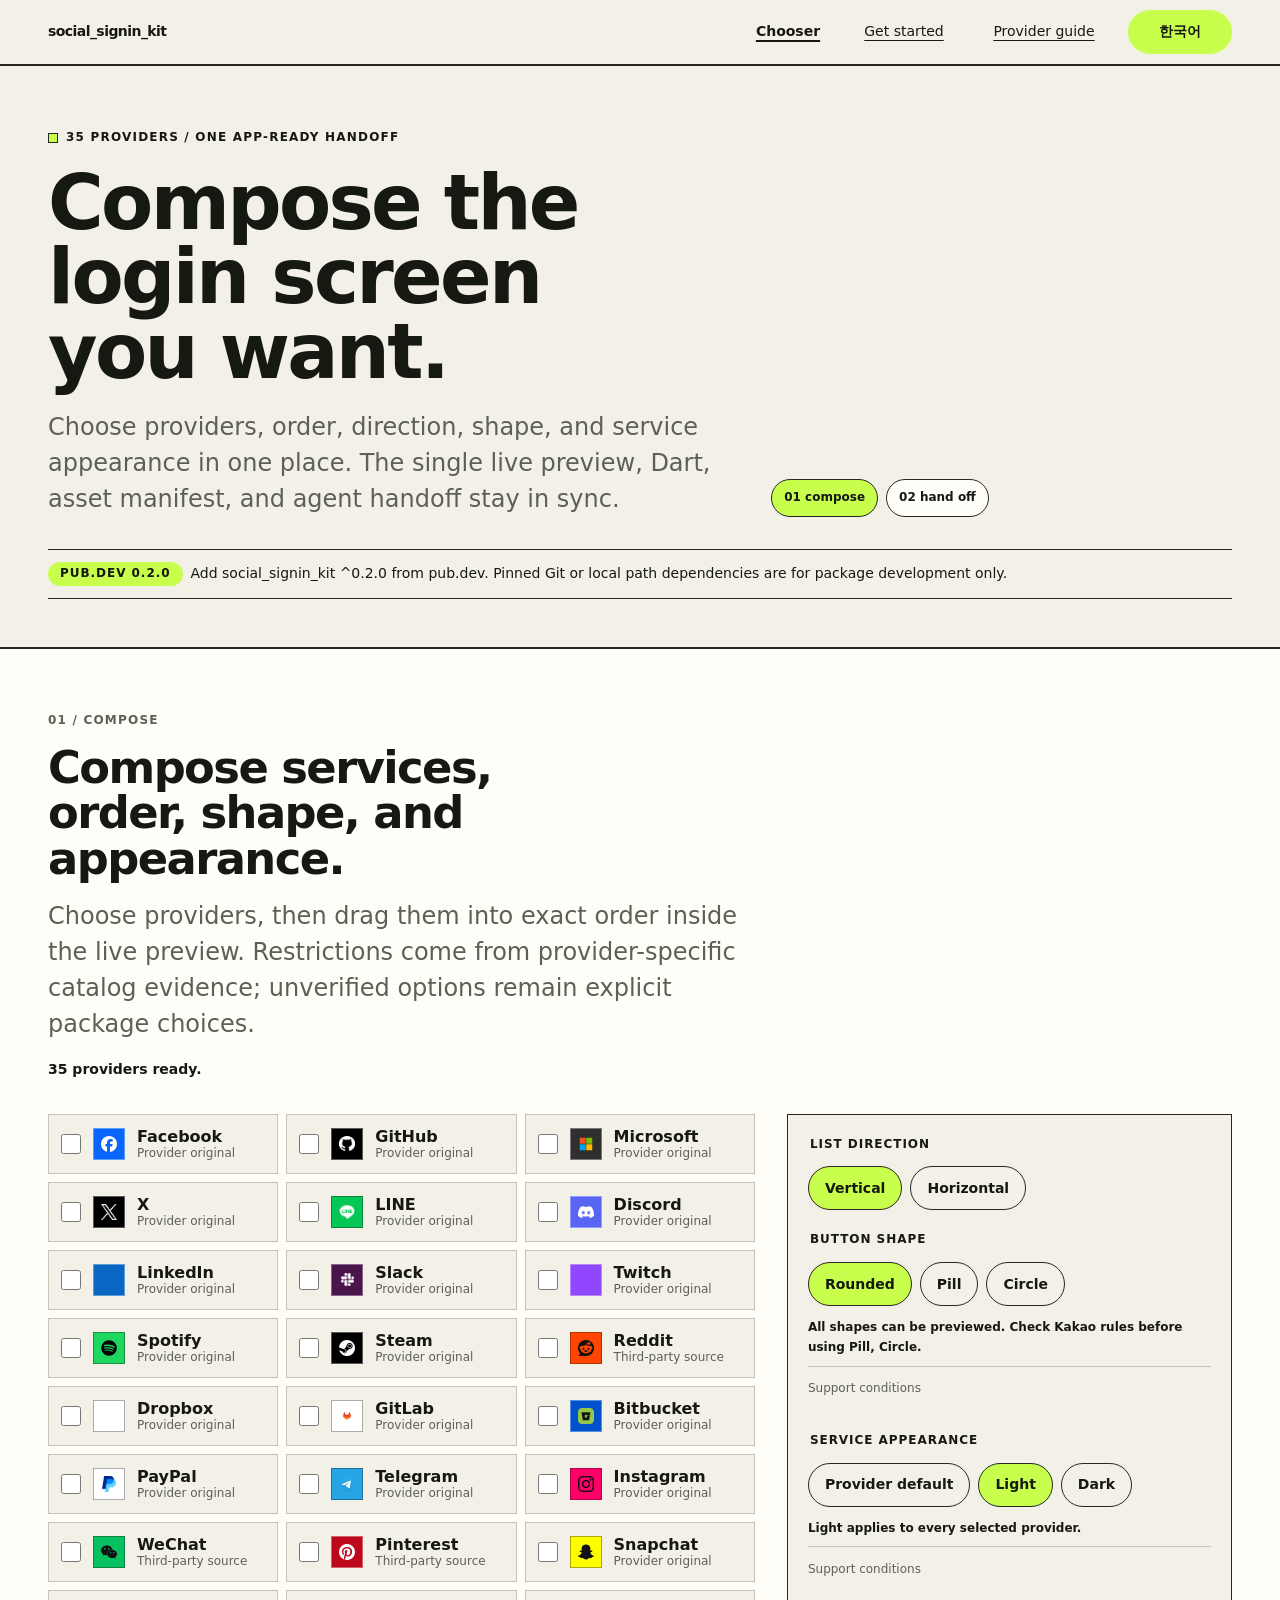
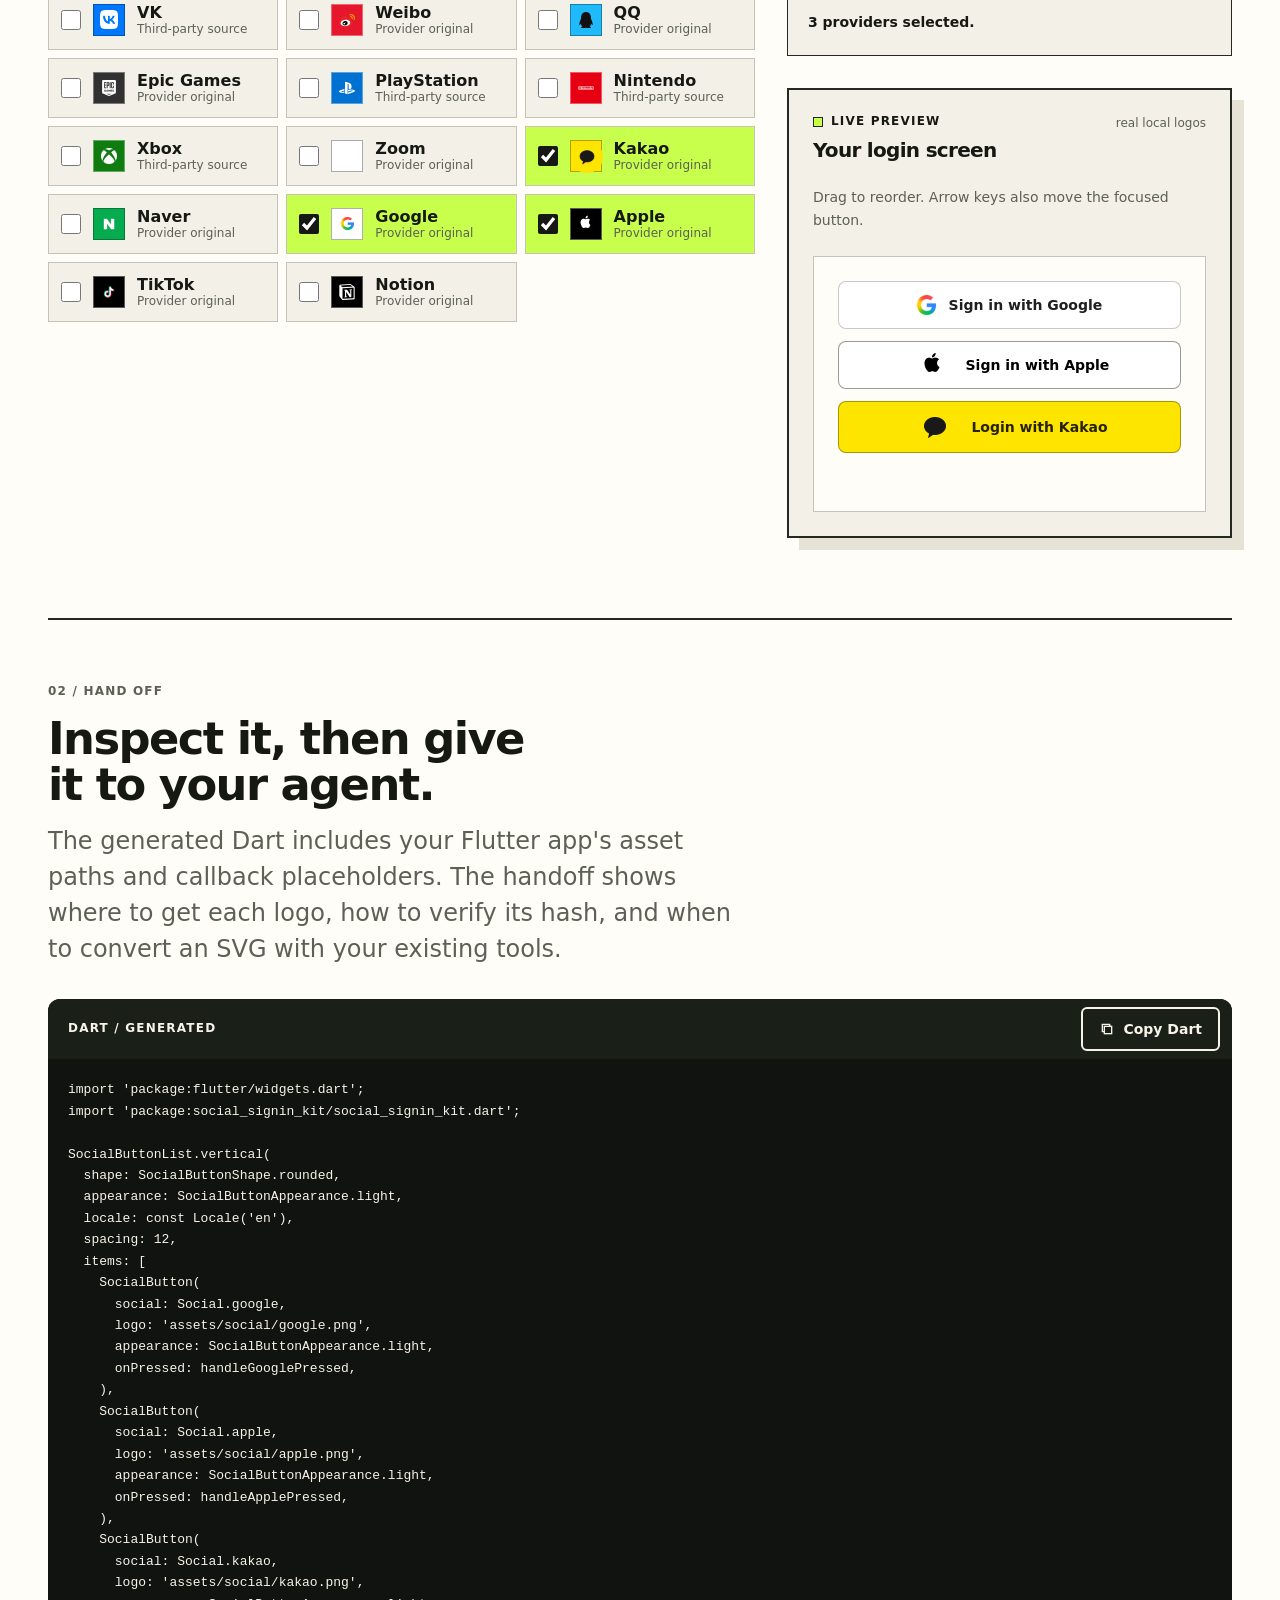
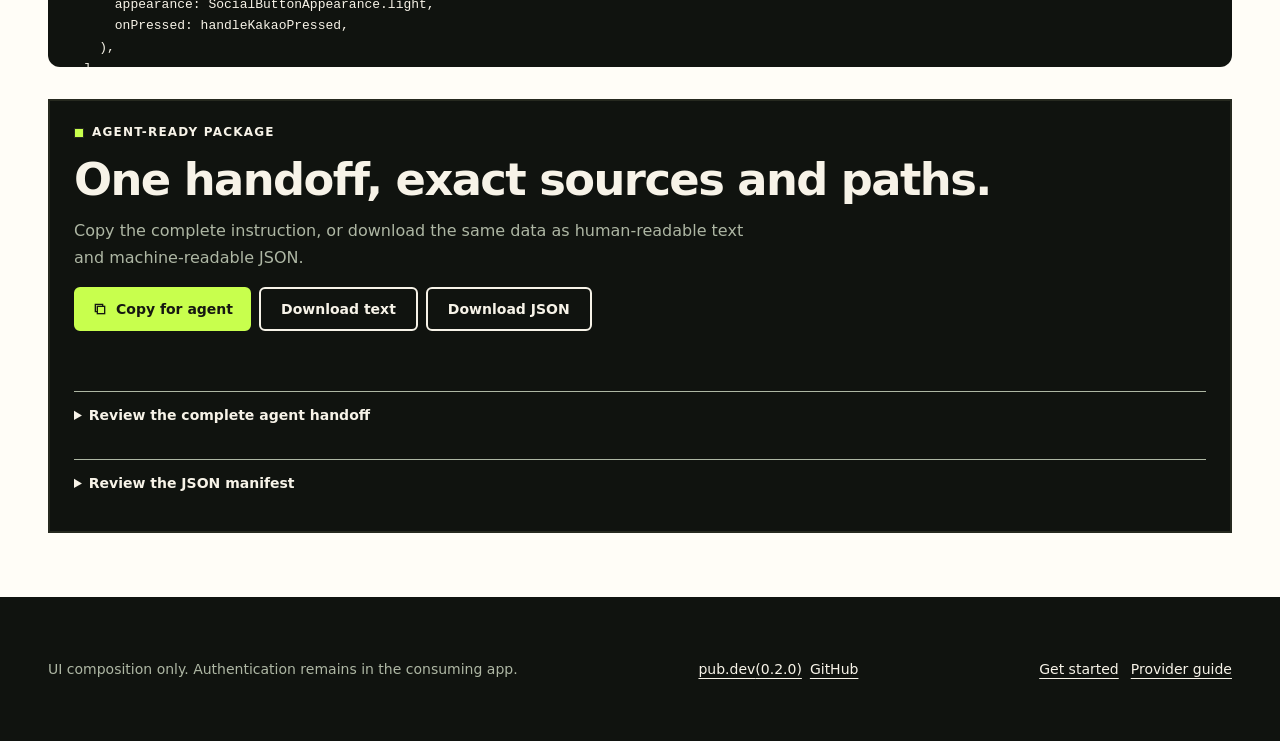
<file: index.html>
<!doctype html>
<html lang="en">
  <head>
    <meta charset="utf-8" />
    <meta name="viewport" content="width=device-width, initial-scale=1" />
    <title>social_signin_kit</title>
    <meta http-equiv="refresh" content="0; url=landing/index.html" />
    <script>location.replace(`landing/index.html${location.search}${location.hash}`);</script>
  </head>
  <body><a href="landing/index.html">Open social_signin_kit</a></body>
</html>
</file>
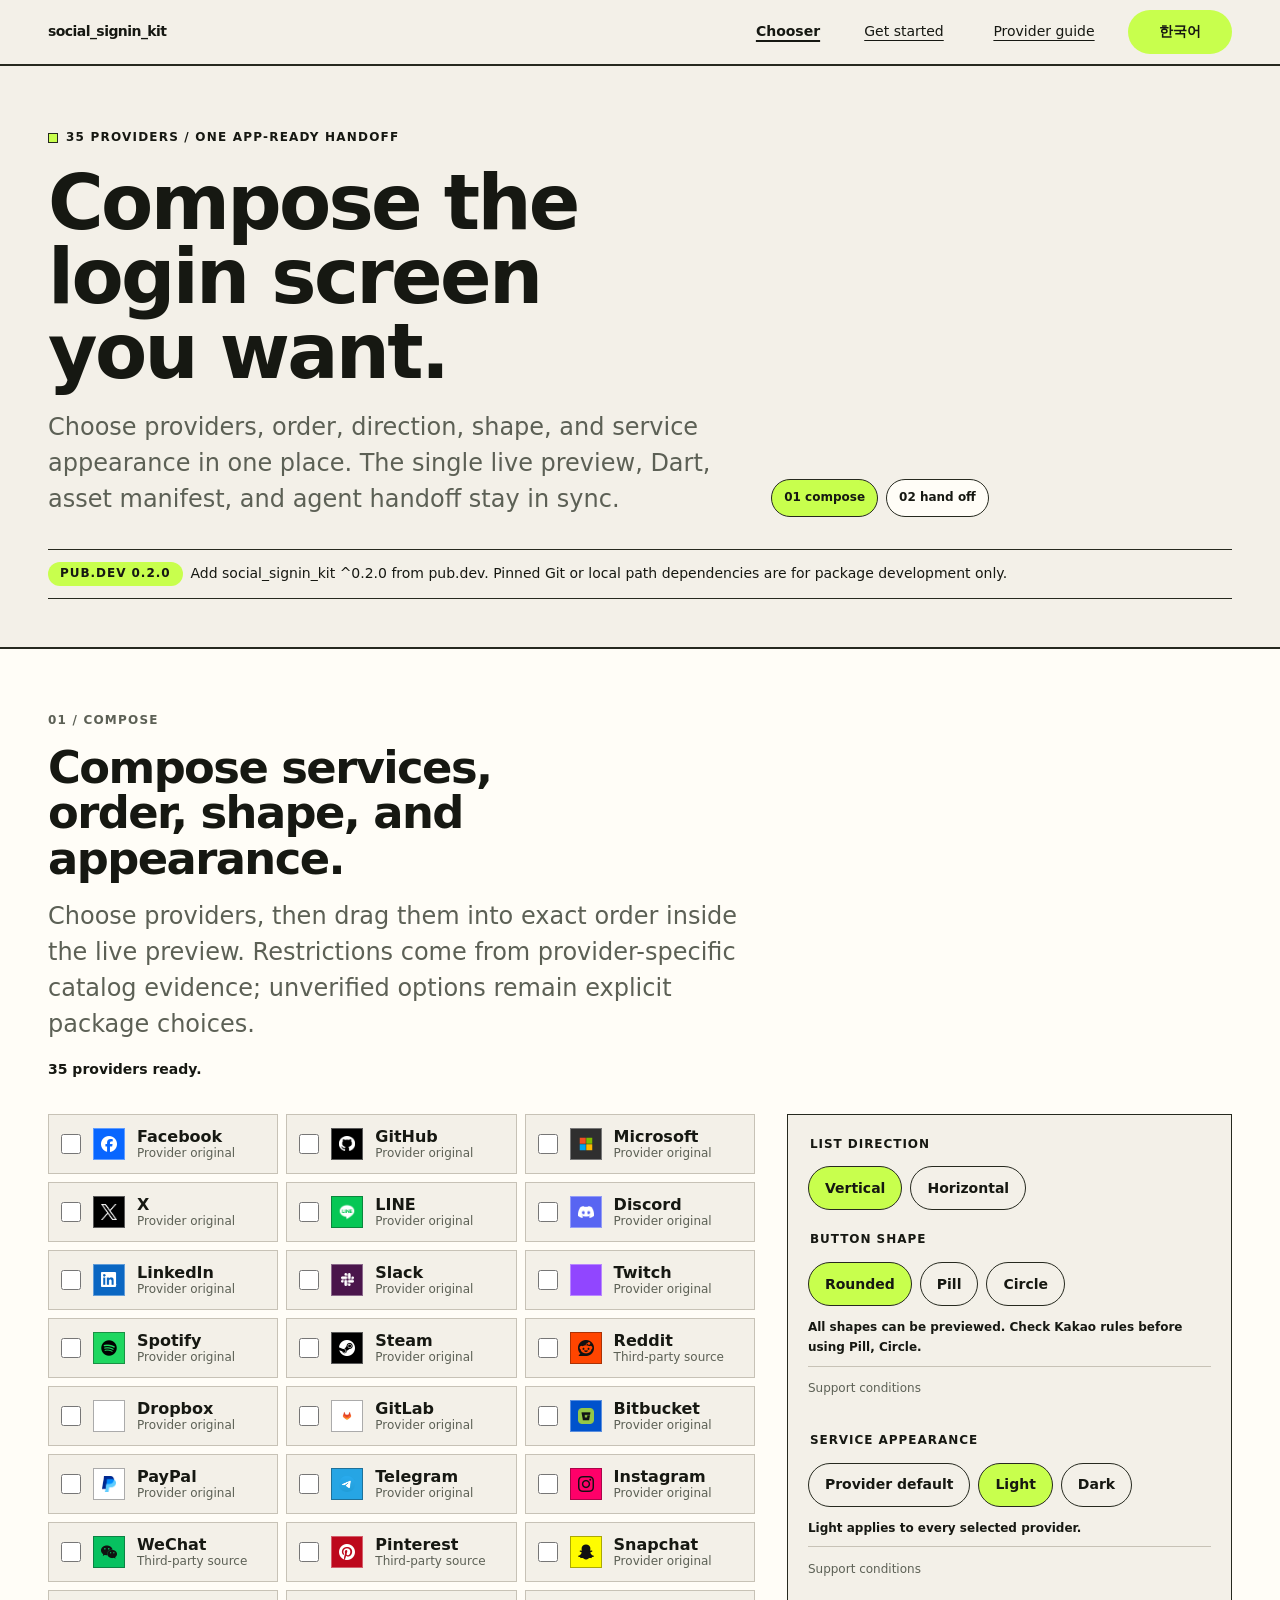
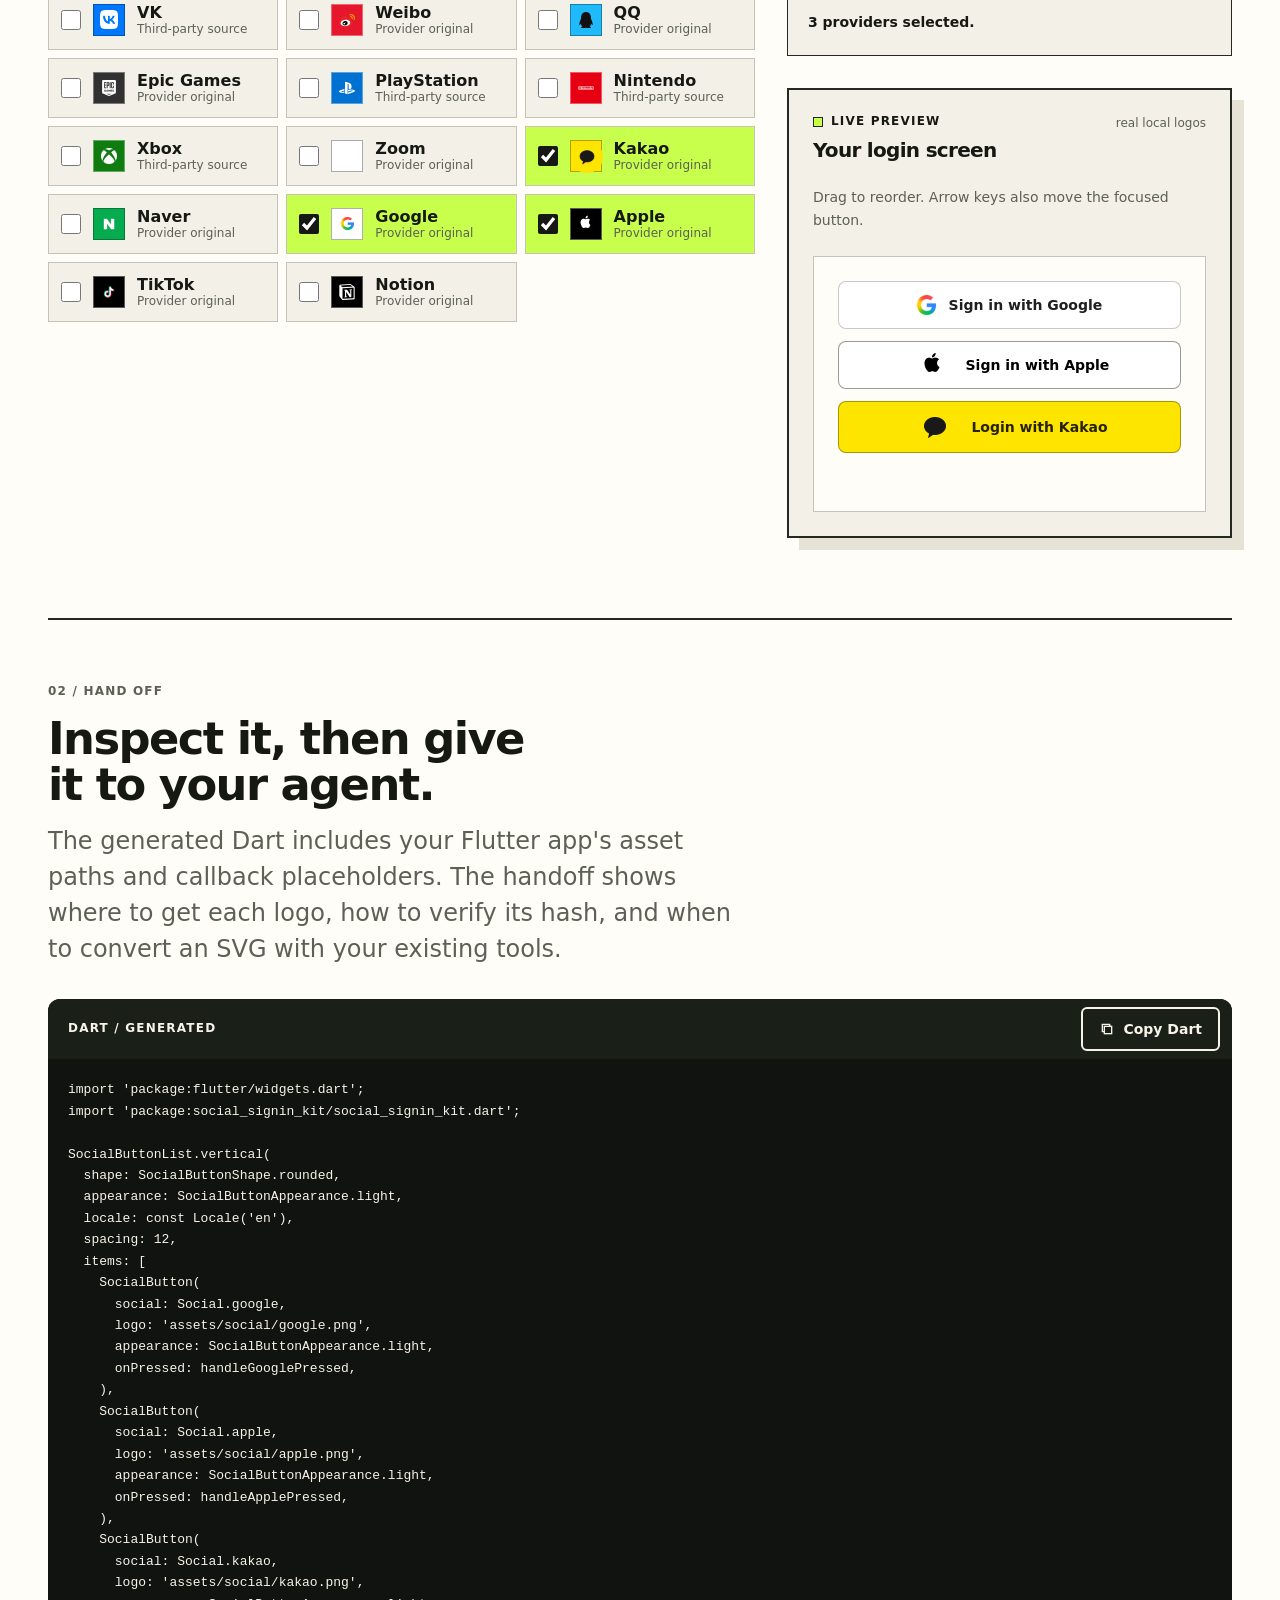
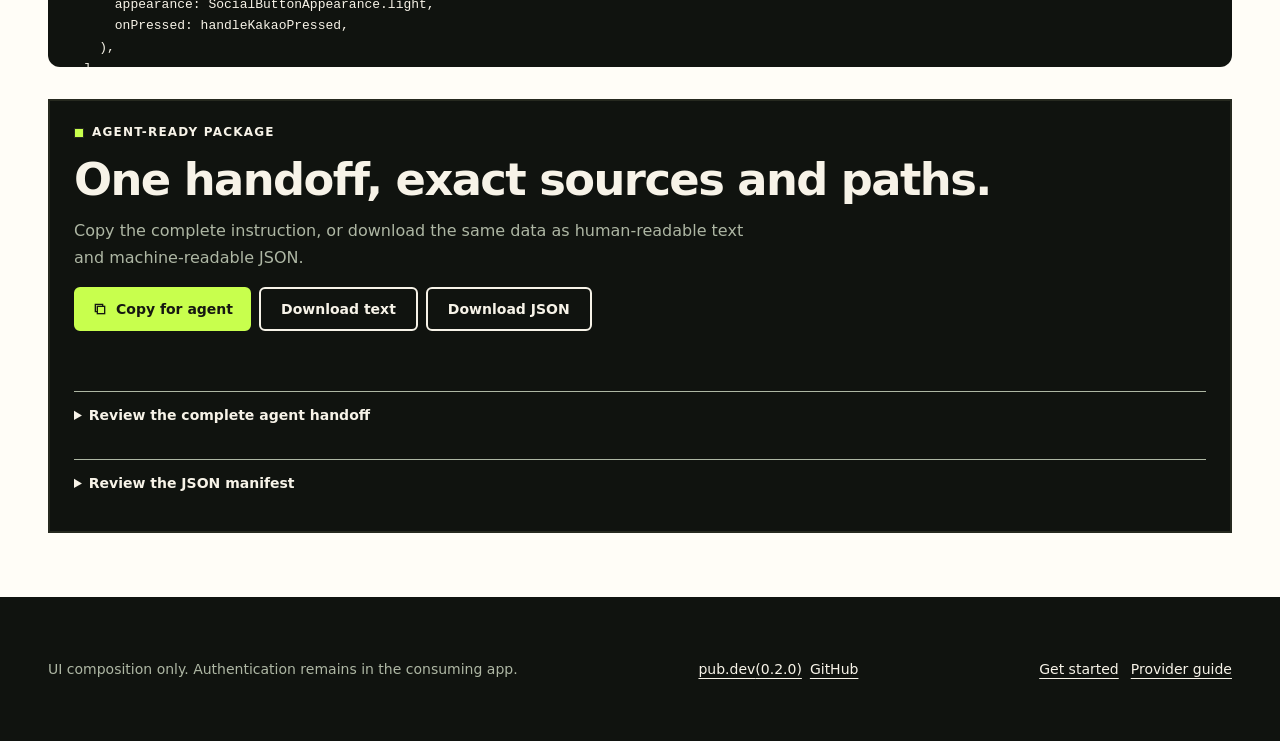
<file: landing/index.html>
<!doctype html>
<html lang="en">
  <head>
    <meta charset="utf-8" />
    <meta name="viewport" content="width=device-width, initial-scale=1" />
    <meta
      name="description"
      content="Choose, order, shape, theme, preview, and export Flutter social login buttons for 35 providers."
    />
    <title>Button chooser — social_signin_kit</title>
    <link rel="icon" href="data:," />
    <link rel="alternate" hreflang="en" href="index.html" />
    <link rel="alternate" hreflang="ko" href="index.html?lang=ko" />
    <link rel="stylesheet" href="styles.css" />
    <script src="i18n.js" defer></script>
    <script src="chooser.js" defer></script>
  </head>
  <body data-page="chooser">
    <a class="skip-link" href="#chooser" data-i18n="chooser.skip"
      >Skip to button chooser</a
    >

    <header class="page-grid site-header">
      <div class="page-grid__content site-header__inner">
        <a class="wordmark" href="index.html" aria-current="page"
          >social_signin_kit</a
        >
        <nav
          class="site-nav"
          aria-label="Documentation"
          data-i18n-aria-label="nav.label"
        >
          <a href="index.html" aria-current="page" data-i18n="nav.chooser"
            >Chooser</a
          >
          <a href="getting-started.html" data-i18n="nav.getStarted"
            >Get started</a
          >
          <a href="providers.html" data-i18n="nav.providerGuide"
            >Provider guide</a
          >
          <a
            class="language-link"
            href="index.html?lang=ko"
            lang="ko"
            data-language-toggle
            data-i18n="language.toggle"
            data-i18n-aria-label="language.toggleAria"
            >한국어</a
          >
        </nav>
      </div>
    </header>

    <main id="chooser">
      <section class="page-grid chooser-hero">
        <div class="page-grid__content chooser-hero__grid">
          <div class="chooser-hero__copy">
            <p class="eyebrow" data-i18n="chooser.eyebrow">
              35 providers / one app-ready handoff
            </p>
            <h1 data-i18n="chooser.title">
              Compose the login screen you want.
            </h1>
            <p class="hero__lead" data-i18n="chooser.lead">
              Choose providers, set their order, then pick a list direction and
              shape. The live preview, Dart, asset manifest, and agent handoff
              stay in sync.
            </p>
          </div>
          <div
            class="chooser-hero__proof"
            aria-label="Workflow summary"
            data-i18n-aria-label="chooser.workflowAria"
          >
            <span data-i18n="chooser.workflow.compose">01 compose</span>
            <span data-i18n="chooser.workflow.handoff">02 hand off</span>
          </div>
          <div class="status-strip chooser-hero__status">
            <span
              class="status-strip__label"
              data-i18n="chooser.unpublished"
              >pub.dev 0.2.0</span
            >
            <span data-i18n="chooser.unpublishedNote"
              >Add social_signin_kit ^0.2.0 from pub.dev. Pinned Git or local
              path dependencies are for package development only.</span
            >
          </div>
        </div>
      </section>

      <section class="page-grid page-grid--sheet chooser-workspace">
        <div class="page-grid__content chooser-stack">
          <section class="chooser-step" aria-labelledby="compose-heading">
            <header class="chooser-step__header">
              <p class="step-index" data-i18n="chooser.compose.index">
                01 / compose
              </p>
              <h2 id="compose-heading" data-i18n="chooser.compose.title">
                Compose services, order, shape, and appearance.
              </h2>
              <p data-i18n="chooser.compose.body">
                Choose providers, then drag them into exact order inside the
                live preview. Restrictions come from provider-specific catalog
                evidence; unverified options remain explicit package choices.
              </p>
              <p
                class="catalog-status"
                data-catalog-status
                role="status"
                aria-live="polite"
                data-i18n="chooser.choose.loading"
              >
                Loading 35 provider logos…
              </p>
              <button
                type="button"
                class="button button-outline"
                data-catalog-retry
                hidden
              >
                Retry loading logos
              </button>
            </header>
            <div class="compose-grid">
              <article
                class="preview-card"
                id="preview-panel"
                tabindex="-1"
                aria-labelledby="preview-heading"
              >
                <div class="panel-heading">
                  <div>
                    <p
                      class="section-kicker"
                      data-i18n="chooser.preview.kicker"
                    >
                      Live preview
                    </p>
                    <h3 id="preview-heading" data-i18n="chooser.preview.title">
                      Your login screen
                    </h3>
                  </div>
                  <span class="preview-card__note" data-i18n="chooser.preview.note">real local logos</span>
                  <button
                    class="button-link button-link--secondary preview-toggle"
                    type="button"
                    data-preview-toggle
                    data-i18n="chooser.preview.collapse"
                    aria-expanded="true"
                    aria-controls="preview-content"
                  >Collapse preview</button>
                </div>
                <div class="preview-card__content" id="preview-content">
                  <p
                    class="preview-card__hint"
                    id="preview-reorder-hint"
                    data-i18n="chooser.preview.reorderHint"
                  >
                    Drag a preview button to reorder. Arrow keys move the focused
                    button.
                  </p>
                  <div
                    class="chooser-preview"
                    data-live-preview
                    tabindex="0"
                    role="list"
                    aria-labelledby="preview-heading"
                    aria-describedby="preview-reorder-hint"
                  >
                    <p
                      class="chooser-preview__empty"
                      data-i18n="chooser.preview.loading"
                    >
                      Loading preview…
                    </p>
                  </div>
                </div>
                <p
                  class="visually-hidden"
                  data-order-status
                  role="status"
                  aria-live="polite"
                ></p>
              </article>
              <div
                class="compose-controls"
                aria-label="Composition controls"
                data-i18n-aria-label="chooser.compose.controlsAria"
              >
                <fieldset class="segment-fieldset">
                  <legend data-i18n="chooser.direction.legend">
                    List direction
                  </legend>
                  <div class="segment-control">
                    <label>
                      <input
                        type="radio"
                        name="direction"
                        value="vertical"
                        checked
                      />
                      <span data-i18n="chooser.direction.vertical"
                        >Vertical</span
                      >
                    </label>
                    <label>
                      <input type="radio" name="direction" value="horizontal" />
                      <span data-i18n="chooser.direction.horizontal"
                        >Horizontal</span
                      >
                    </label>
                  </div>
                </fieldset>

                <fieldset class="segment-fieldset">
                  <legend data-i18n="chooser.shape.legend">Button shape</legend>
                  <div class="segment-control">
                    <label>
                      <input
                        type="radio"
                        name="shape"
                        value="rounded"
                        aria-describedby="shape-guidance"
                        checked
                      />
                      <span data-i18n="chooser.shape.rounded">Rounded</span>
                    </label>
                    <label>
                      <input
                        type="radio"
                        name="shape"
                        value="pill"
                        aria-describedby="shape-guidance"
                      />
                      <span data-i18n="chooser.shape.pill">Pill</span>
                    </label>
                    <label>
                      <input
                        type="radio"
                        name="shape"
                        value="circle"
                        aria-describedby="shape-guidance"
                      />
                      <span data-i18n="chooser.shape.circle">Circle</span>
                    </label>
                  </div>
                  <div
                    class="capability-guidance"
                    id="shape-guidance"
                    data-shape-guidance
                    role="status"
                    aria-live="polite"
                  ></div>
                </fieldset>

                <fieldset class="segment-fieldset">
                  <legend data-i18n="chooser.appearance.legend">
                    Service appearance
                  </legend>
                  <div class="segment-control">
                    <label>
                      <input
                        type="radio"
                        name="appearance"
                        value="light"
                        aria-describedby="appearance-guidance"
                        checked
                      />
                      <span data-i18n="chooser.appearance.light">Light</span>
                    </label>
                    <label>
                      <input
                        type="radio"
                        name="appearance"
                        value="dark"
                        aria-describedby="appearance-guidance"
                      />
                      <span data-i18n="chooser.appearance.dark">Dark</span>
                    </label>
                  </div>
                  <div
                    class="capability-guidance"
                    id="appearance-guidance"
                    data-appearance-guidance
                    role="status"
                    aria-live="polite"
                  ></div>
                </fieldset>

                <p
                  class="selection-status"
                  data-selection-status
                  role="status"
                  aria-live="polite"
                ></p>
                <p
                  class="empty-feedback"
                  data-empty-feedback
                  data-i18n="chooser.empty"
                  hidden
                >
                  Choose at least one provider to generate the preview, Dart
                  code, and agent handoff.
                </p>
              </div>

              <div class="provider-picker">
                <div class="provider-choice-grid" data-provider-grid></div>
              </div>
            </div>
          </section>

          <section class="chooser-step" aria-labelledby="handoff-heading">
            <header class="chooser-step__header">
              <p class="step-index" data-i18n="chooser.handoff.index">
                02 / hand off
              </p>
              <h2 id="handoff-heading" data-i18n="chooser.handoff.title">
                Inspect it, then give it to your agent.
              </h2>
              <p data-i18n="chooser.handoff.body">
                The generated Dart uses explicit asset paths for your Flutter
                app and callback placeholders. The handoff shows where to get
                each logo, how to verify its hash, and when to convert an SVG
                with your existing tools.
              </p>
            </header>

            <div class="handoff-grid">
              <article class="code-panel" aria-labelledby="dart-heading">
                <div class="code-panel__toolbar">
                  <span
                    class="code-panel__language"
                    id="dart-heading"
                    data-i18n="chooser.dart.heading"
                    >Dart / generated</span
                  >
                  <div class="copy-control">
                    <button class="copy-button" type="button" data-copy-dart>
                      <svg viewBox="0 0 24 24" aria-hidden="true">
                        <rect x="8" y="8" width="11" height="11"></rect>
                        <path d="M16 8V5H5v11h3"></path>
                      </svg>
                      <span
                        class="copy-button__label"
                        data-i18n="chooser.dart.copy"
                        >Copy Dart</span
                      >
                    </button>
                  </div>
                </div>
                <pre tabindex="0"><code data-dart-code data-i18n="chooser.dart.loading">Loading catalog…</code></pre>
              </article>
            </div>

            <div class="export-panel">
              <div class="export-panel__copy">
                <p class="section-kicker" data-i18n="chooser.export.kicker">
                  Agent-ready package
                </p>
                <h3 data-i18n="chooser.export.title">
                  One handoff, exact sources and paths.
                </h3>
                <p data-i18n="chooser.export.body">
                  Copy the complete instruction, or download the same data as
                  human-readable text and machine-readable JSON.
                </p>
                <div class="export-actions">
                  <button
                    class="copy-button copy-button--light"
                    type="button"
                    data-copy-agent
                  >
                    <svg viewBox="0 0 24 24" aria-hidden="true">
                      <rect x="8" y="8" width="11" height="11"></rect>
                      <path d="M16 8V5H5v11h3"></path>
                    </svg>
                    <span
                      class="copy-button__label"
                      data-i18n="chooser.export.copy"
                      >Copy for agent</span
                    >
                  </button>
                  <button
                    class="button-link button-link--secondary"
                    type="button"
                    data-download-text
                    data-i18n="chooser.export.downloadText"
                  >
                    Download text
                  </button>
                  <button
                    class="button-link button-link--secondary"
                    type="button"
                    data-download-json
                    data-i18n="chooser.export.downloadJson"
                  >
                    Download JSON
                  </button>
                </div>
                <p
                  class="export-status"
                  data-export-status
                  role="status"
                  aria-live="polite"
                ></p>
              </div>

              <details class="handoff-details">
                <summary data-i18n="chooser.export.handoffSummary">
                  Review the complete agent handoff
                </summary>
                <textarea
                  data-agent-handoff
                  readonly
                  aria-label="Complete agent handoff text"
                  data-i18n-aria-label="chooser.export.handoffAria"
                ></textarea>
              </details>

              <details class="handoff-details">
                <summary data-i18n="chooser.export.manifestSummary">
                  Review the JSON manifest
                </summary>
                <pre tabindex="0"><code data-manifest-preview data-i18n="chooser.export.loading">Loading catalog…</code></pre>
              </details>
            </div>
          </section>
        </div>
      </section>
    </main>

    <footer class="page-grid page-grid--ink site-footer">
      <div class="page-grid__content site-footer__inner">
        <p data-i18n="footer.ui">
          UI composition only. Authentication remains in the consuming app.
        </p>
        <div class="package-links">
          <a href="https://pub.dev/packages/social_signin_kit">pub.dev <span data-i18n="links.comingSoon">(0.2.0)</span></a>
          <a href="https://github.com/beomq/social_signin_kit">GitHub</a>
        </div>
        <div class="cluster">
          <a href="getting-started.html" data-i18n="nav.getStarted"
            >Get started</a
          >
          <a href="providers.html" data-i18n="nav.providerGuide"
            >Provider guide</a
          >
        </div>
      </div>
    </footer>
  </body>
</html>
</file>
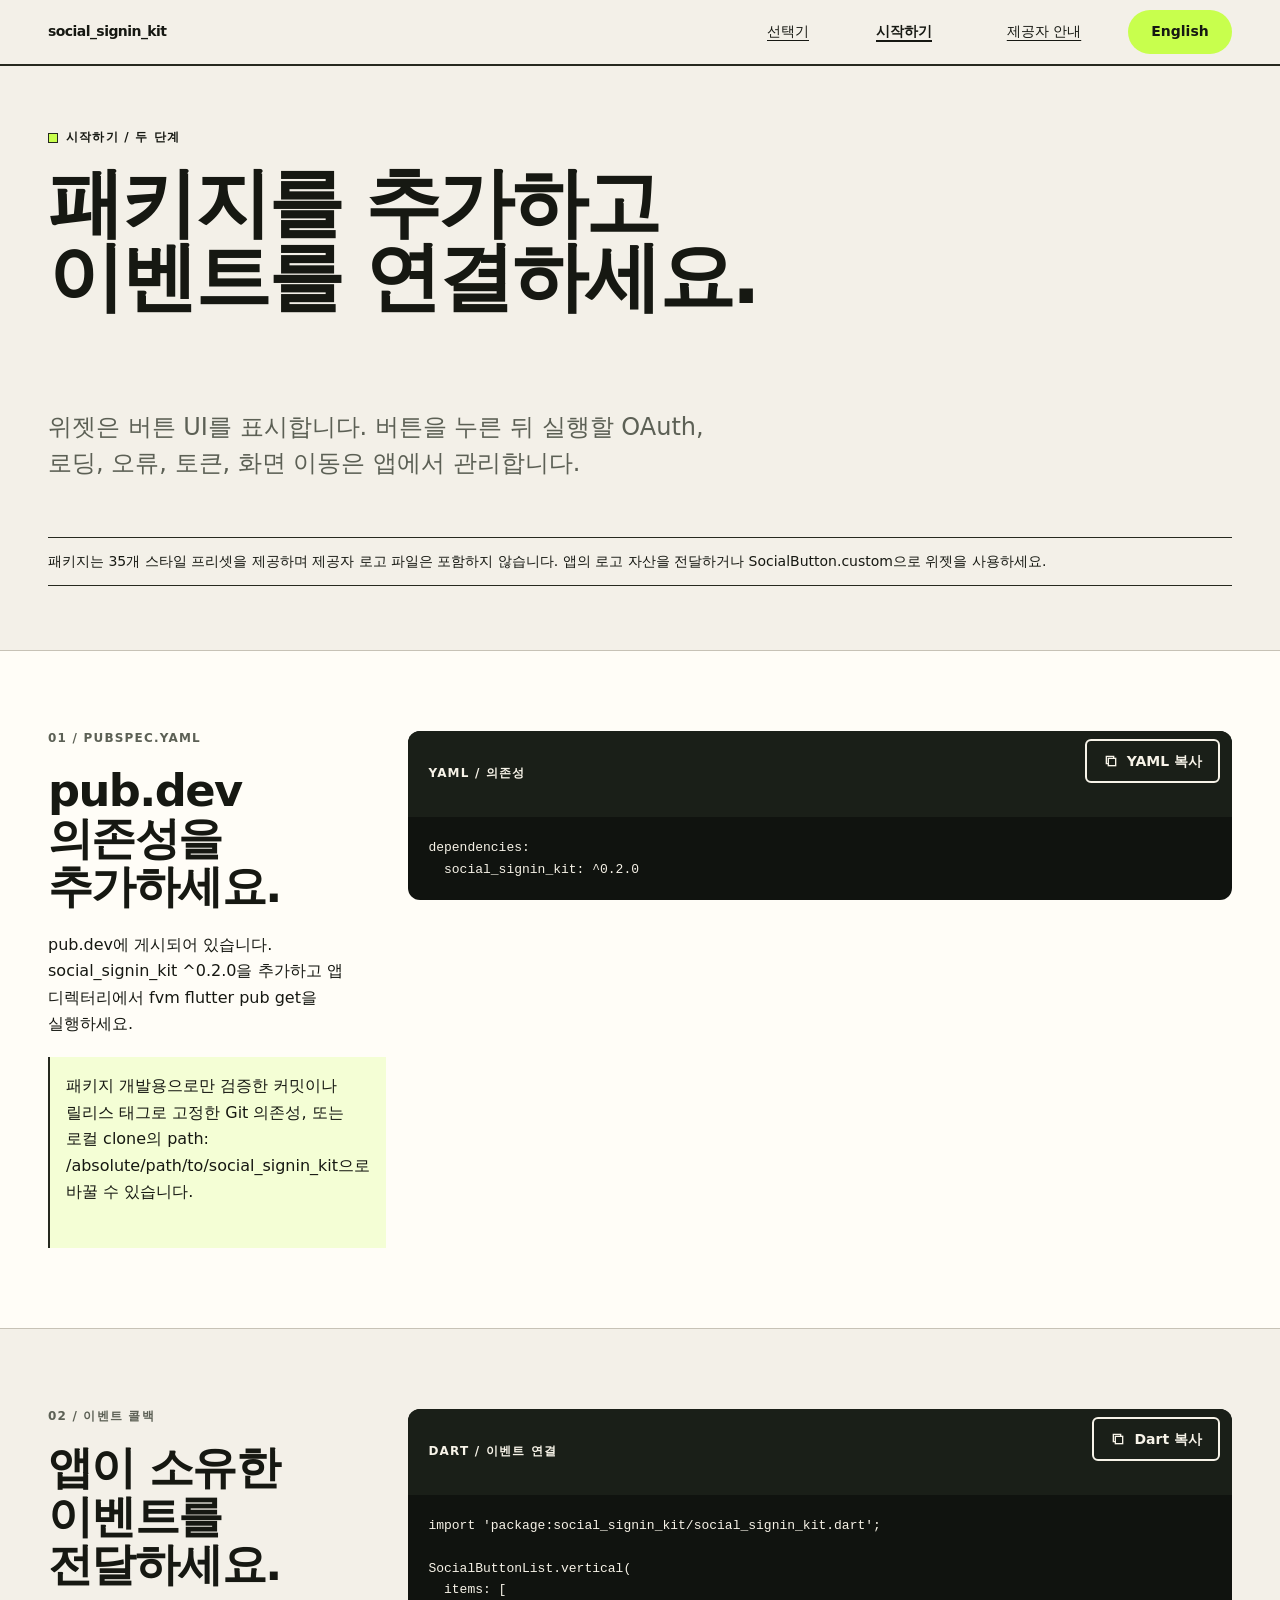
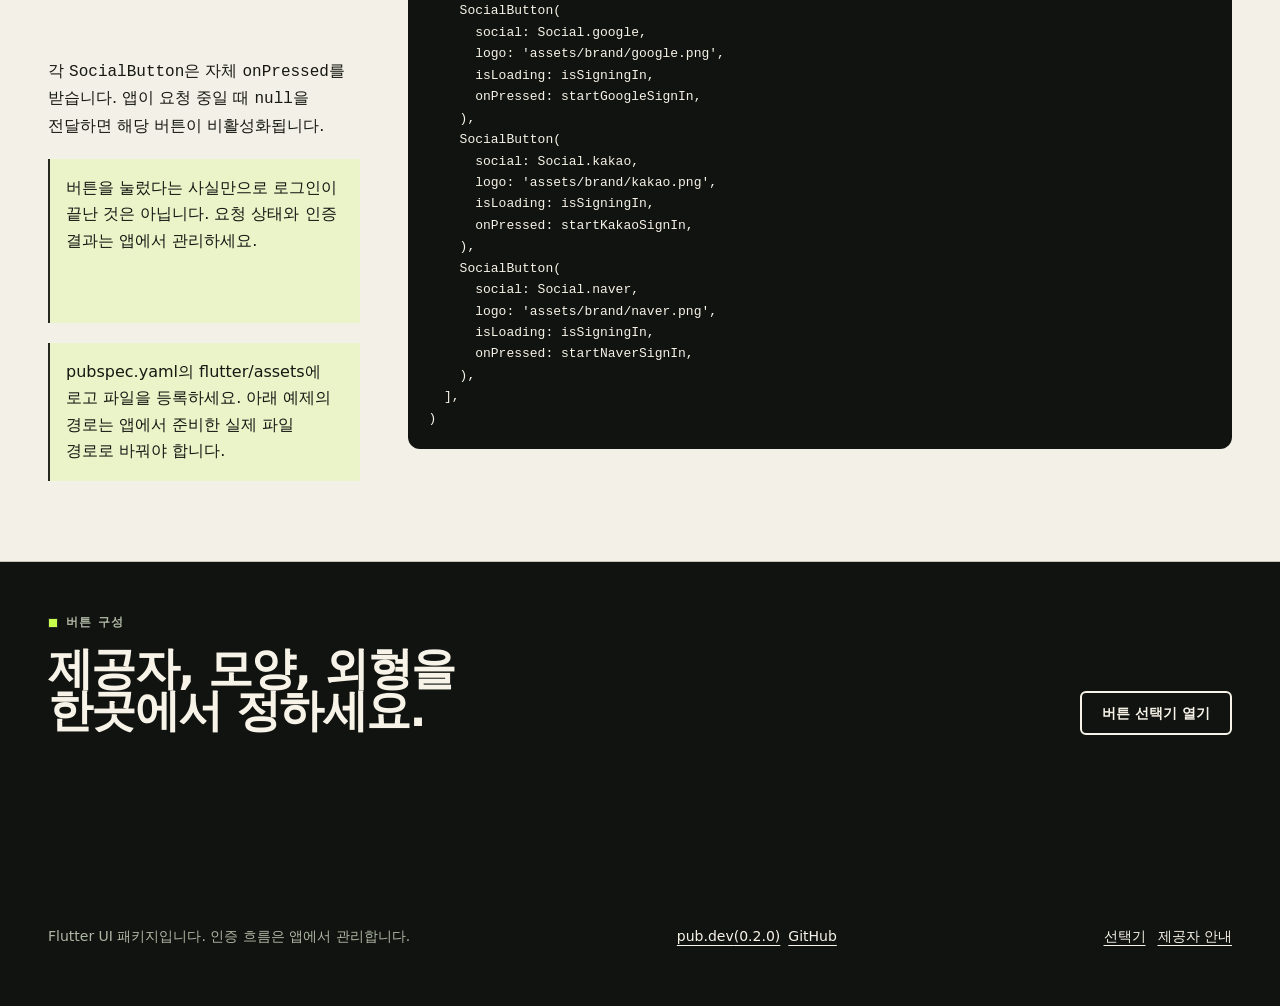
<file: landing/getting-started-ko.html>
<!doctype html>
<html lang="ko">
  <head>
    <meta charset="utf-8" />
    <meta name="viewport" content="width=device-width, initial-scale=1" />
    <meta
      http-equiv="refresh"
      content="0; url=getting-started.html?lang=ko"
    />
    <title>한국어 시작 안내로 이동 — social_signin_kit</title>
    <script>
      window.location.replace(
        `getting-started.html?lang=ko${window.location.hash}`,
      );
    </script>
  </head>
  <body>
    <main>
      <h1>레거시 한국어 경로 리디렉션</h1>
      <p>
        이 주소는 중복 UI를 제공하지 않으며 정식 한국어 시작 안내로
        이동합니다.
      </p>
      <p>
        <a href="getting-started.html?lang=ko">한국어 시작 안내 열기</a>
      </p>
    </main>
  </body>
</html>
</file>
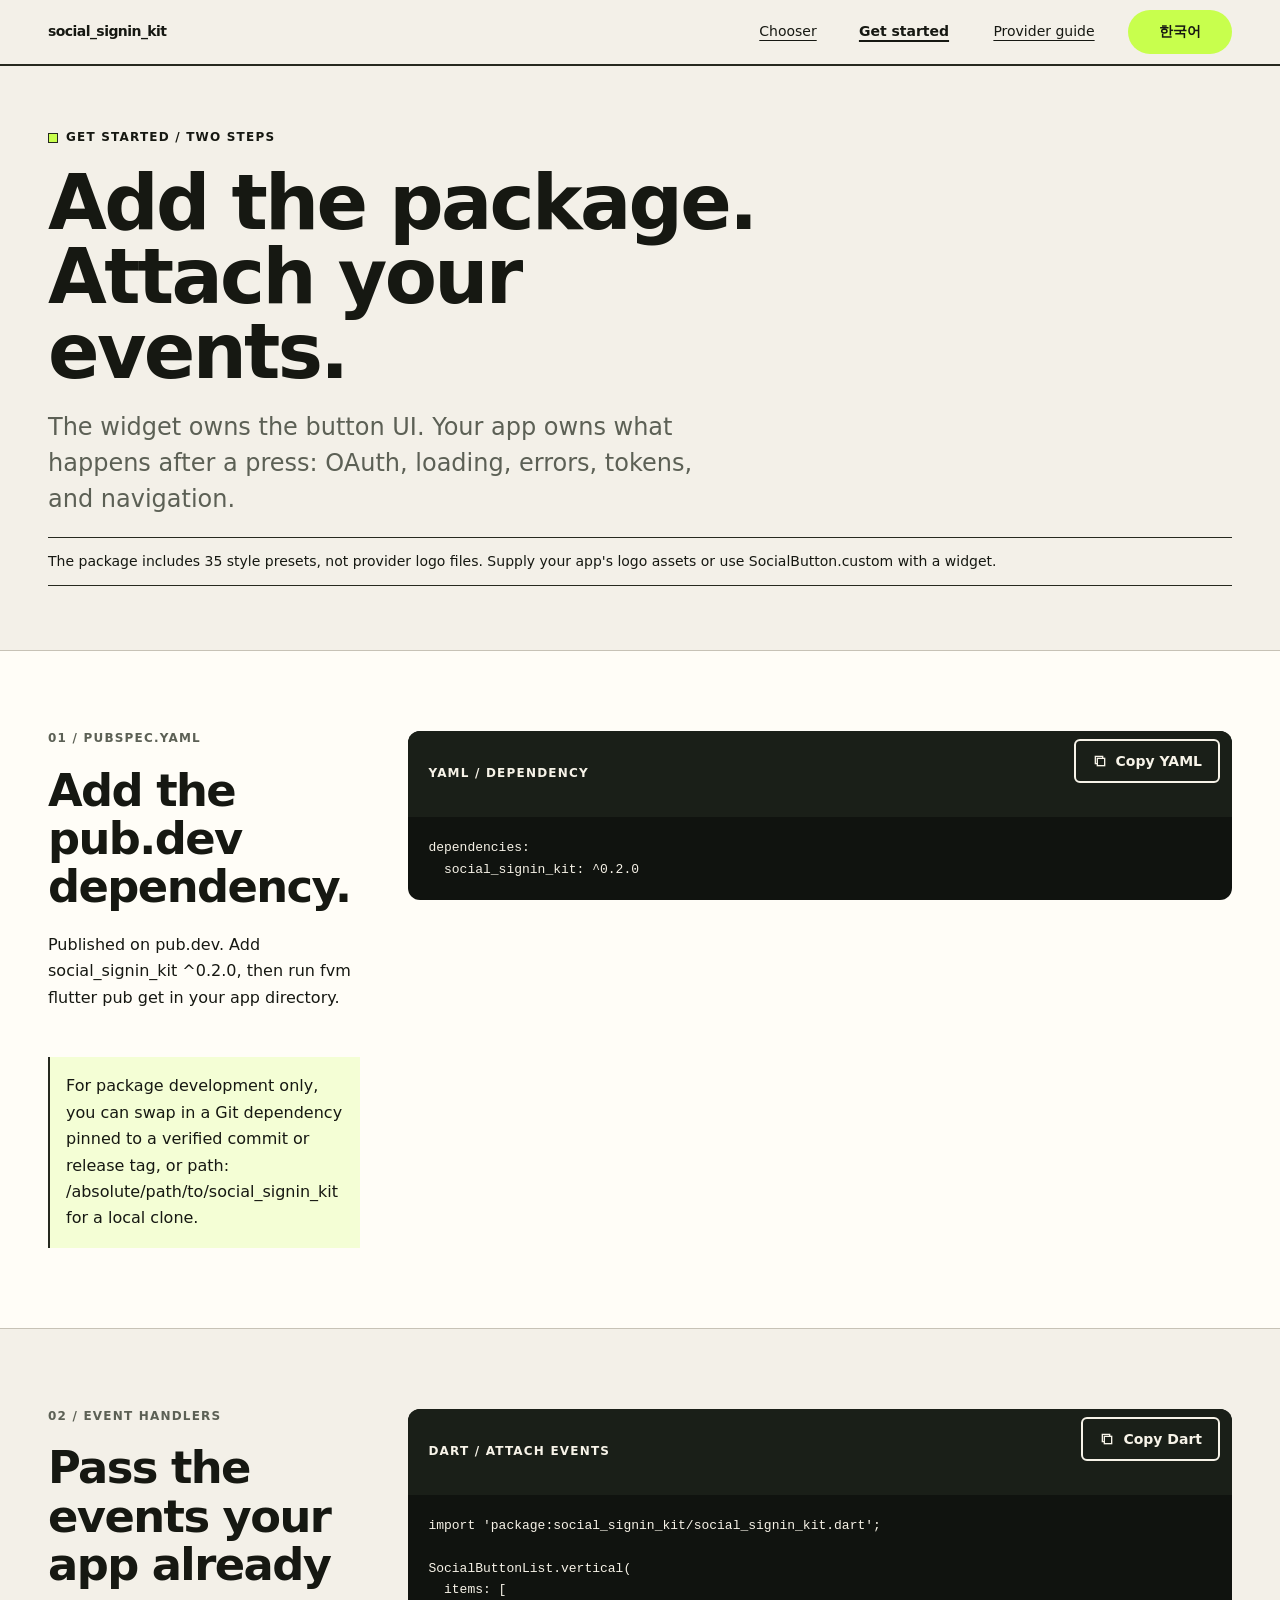
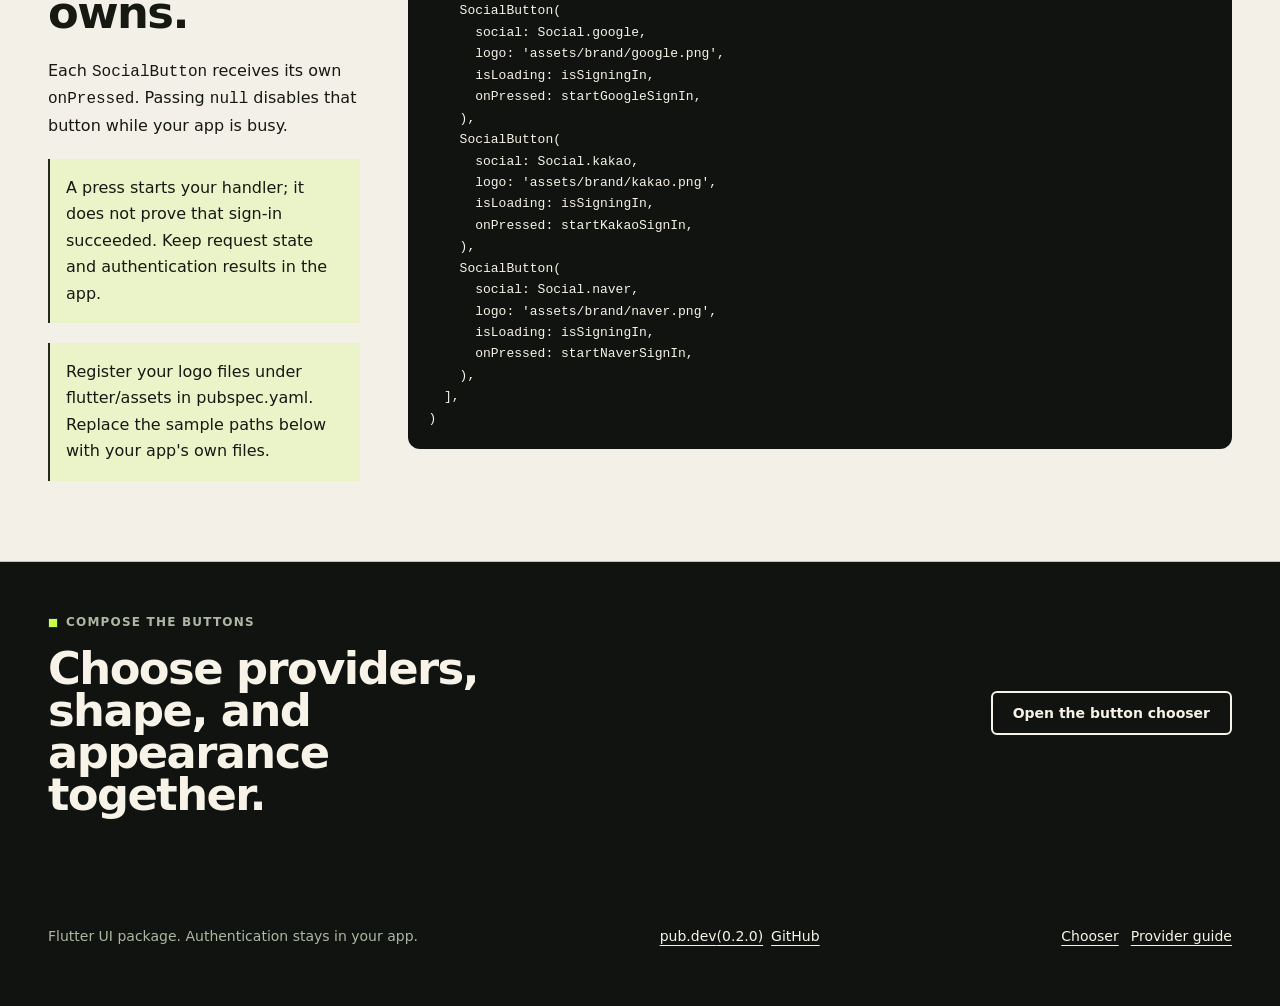
<file: landing/getting-started.html>
<!doctype html>
<html lang="en">
  <head>
    <meta charset="utf-8" />
    <meta name="viewport" content="width=device-width, initial-scale=1" />
    <meta
      name="description"
      content="Add social_signin_kit to a Flutter app and connect each button to an app-owned event handler."
    />
    <title>Get started — social_signin_kit</title>
    <link rel="icon" href="data:," />
    <link rel="alternate" hreflang="en" href="getting-started.html" />
    <link rel="alternate" hreflang="ko" href="getting-started.html?lang=ko" />
    <link rel="stylesheet" href="styles.css" />
    <script src="i18n.js" defer></script>
    <script src="script.js" defer></script>
  </head>
  <body data-page="getting">
    <a class="skip-link" href="#main" data-i18n="getting.skip"
      >Skip to setup</a
    >

    <header class="page-grid site-header">
      <div class="page-grid__content site-header__inner">
        <a class="wordmark" href="index.html">social_signin_kit</a>
        <nav
          class="site-nav"
          aria-label="Documentation"
          data-i18n-aria-label="nav.label"
        >
          <a href="index.html" data-i18n="nav.chooser">Chooser</a>
          <a
            href="getting-started.html"
            aria-current="page"
            data-i18n="nav.getStarted"
            >Get started</a
          >
          <a href="providers.html" data-i18n="nav.providerGuide"
            >Provider guide</a
          >
          <a
            class="language-link"
            href="getting-started.html?lang=ko"
            lang="ko"
            data-language-toggle
            data-i18n="language.toggle"
            data-i18n-aria-label="language.toggleAria"
            >한국어</a
          >
        </nav>
      </div>
    </header>

    <main id="main">
      <section class="page-grid doc-hero">
        <div class="page-grid__content doc-hero__inner">
          <p class="eyebrow" data-i18n="getting.eyebrow">
            Get started / two steps
          </p>
          <h1 data-i18n="getting.title">
            Add the package. Attach your events.
          </h1>
          <p class="hero__lead" data-i18n="getting.lead">
            The widget owns the button UI. Your app owns what happens after a
            press: OAuth, loading, errors, tokens, and navigation.
          </p>
          <p class="status-strip" data-i18n="getting.status">
            The package includes 35 style presets, not provider logo files.
            Supply your app's logo assets or use SocialButton.custom with a widget.
          </p>
        </div>
      </section>

      <section class="page-grid page-grid--sheet section" id="dependency">
        <div class="page-grid__content install-grid">
          <header class="step-copy">
            <p class="step-index" data-i18n="getting.dependency.index">
              01 / pubspec.yaml
            </p>
            <h2 data-i18n="getting.dependency.title">
              Add the pub.dev dependency.
            </h2>
            <p data-i18n="getting.dependency.body">
              Published on pub.dev. Add social_signin_kit ^0.2.0, then run
              fvm flutter pub get in your app directory.
            </p>
            <p class="disclosure-note" data-i18n="getting.dependency.note">
              For package development only, you can swap in a Git dependency
              pinned to a verified commit or release tag, or
              path: /absolute/path/to/social_signin_kit for a local clone.
            </p>
          </header>

          <div class="code-panel">
            <div class="code-panel__toolbar">
              <span
                class="code-panel__language"
                data-i18n="getting.dependency.language"
                >YAML / dependency</span
              >
              <div class="copy-control">
                <button
                  class="copy-button"
                  type="button"
                  data-copy-target="dependency-code"
                  data-copy-name="dependency YAML"
                  aria-label="Copy dependency YAML"
                  data-i18n-copy-name="getting.dependency.copyName"
                  data-i18n-aria-label="getting.dependency.copyAria"
                  data-copy-success-key="getting.dependency.copySuccess"
                >
                  <svg viewBox="0 0 24 24" aria-hidden="true">
                    <rect x="8" y="8" width="11" height="11"></rect>
                    <path d="M16 8V5H5v11h3"></path>
                  </svg>
                  <span
                    class="copy-button__label"
                    data-i18n="getting.dependency.copy"
                    >Copy YAML</span
                  >
                </button>
                <span class="copy-status" aria-live="polite"></span>
              </div>
            </div>
            <pre tabindex="0"><code id="dependency-code">dependencies:
  social_signin_kit: ^0.2.0</code></pre>
          </div>
        </div>
      </section>

      <section class="page-grid section" id="events">
        <div class="page-grid__content usage-grid">
          <header class="step-copy">
            <p class="step-index" data-i18n="getting.events.index">
              02 / event handlers
            </p>
            <h2 data-i18n="getting.events.title">
              Pass the events your app already owns.
            </h2>
            <p data-i18n-html="getting.events.body">
              Each <code>SocialButton</code> receives its own
              <code>onPressed</code>. Passing <code>null</code> disables that
              button while your app is busy.
            </p>
            <p class="disclosure-note" data-i18n="getting.events.note">
              A press starts your handler; it does not prove that sign-in
              succeeded. Keep request state and authentication results in the
              app.
            </p>
            <p class="disclosure-note" data-i18n-html="getting.events.assets">
              Register your logo files under flutter/assets in pubspec.yaml.
              Replace the sample paths below with your app's own files.
            </p>
          </header>

          <div class="code-panel">
            <div class="code-panel__toolbar">
              <span
                class="code-panel__language"
                data-i18n="getting.events.language"
                >Dart / attach events</span
              >
              <div class="copy-control">
                <button
                  class="copy-button"
                  type="button"
                  data-copy-target="event-code"
                  data-copy-name="event handler example"
                  aria-label="Copy event handler example"
                  data-i18n-copy-name="getting.events.copyName"
                  data-i18n-aria-label="getting.events.copyAria"
                  data-copy-success-key="getting.events.copySuccess"
                >
                  <svg viewBox="0 0 24 24" aria-hidden="true">
                    <rect x="8" y="8" width="11" height="11"></rect>
                    <path d="M16 8V5H5v11h3"></path>
                  </svg>
                  <span
                    class="copy-button__label"
                    data-i18n="getting.events.copy"
                    >Copy Dart</span
                  >
                </button>
                <span class="copy-status" aria-live="polite"></span>
              </div>
            </div>
            <pre tabindex="0"><code id="event-code">import 'package:social_signin_kit/social_signin_kit.dart';

SocialButtonList.vertical(
  items: [
    SocialButton(
      social: Social.google,
      logo: 'assets/brand/google.png',
      isLoading: isSigningIn,
      onPressed: startGoogleSignIn,
    ),
    SocialButton(
      social: Social.kakao,
      logo: 'assets/brand/kakao.png',
      isLoading: isSigningIn,
      onPressed: startKakaoSignIn,
    ),
    SocialButton(
      social: Social.naver,
      logo: 'assets/brand/naver.png',
      isLoading: isSigningIn,
      onPressed: startNaverSignIn,
    ),
  ],
)</code></pre>
          </div>
        </div>
      </section>

      <section class="page-grid page-grid--ink next-step">
        <div class="page-grid__content next-step__inner">
          <div>
            <p class="section-kicker" data-i18n="getting.next.kicker">
              Compose the buttons
            </p>
            <h2 data-i18n="getting.next.title">
              Choose providers, shape, and appearance together.
            </h2>
          </div>
          <a
            class="button-link"
            href="index.html"
            data-i18n="getting.next.link"
            >Open the button chooser</a
          >
        </div>
      </section>
    </main>

    <footer class="page-grid page-grid--ink site-footer">
      <div class="page-grid__content site-footer__inner">
        <p data-i18n="footer.package">
          Flutter UI package. Authentication stays in your app.
        </p>
        <div class="package-links">
          <a href="https://pub.dev/packages/social_signin_kit">pub.dev <span data-i18n="links.comingSoon">(0.2.0)</span></a>
          <a href="https://github.com/beomq/social_signin_kit">GitHub</a>
        </div>
        <div class="cluster">
          <a href="index.html" data-i18n="nav.chooser">Chooser</a>
          <a href="providers.html" data-i18n="nav.providerGuide"
            >Provider guide</a
          >
        </div>
      </div>
    </footer>
  </body>
</html>
</file>
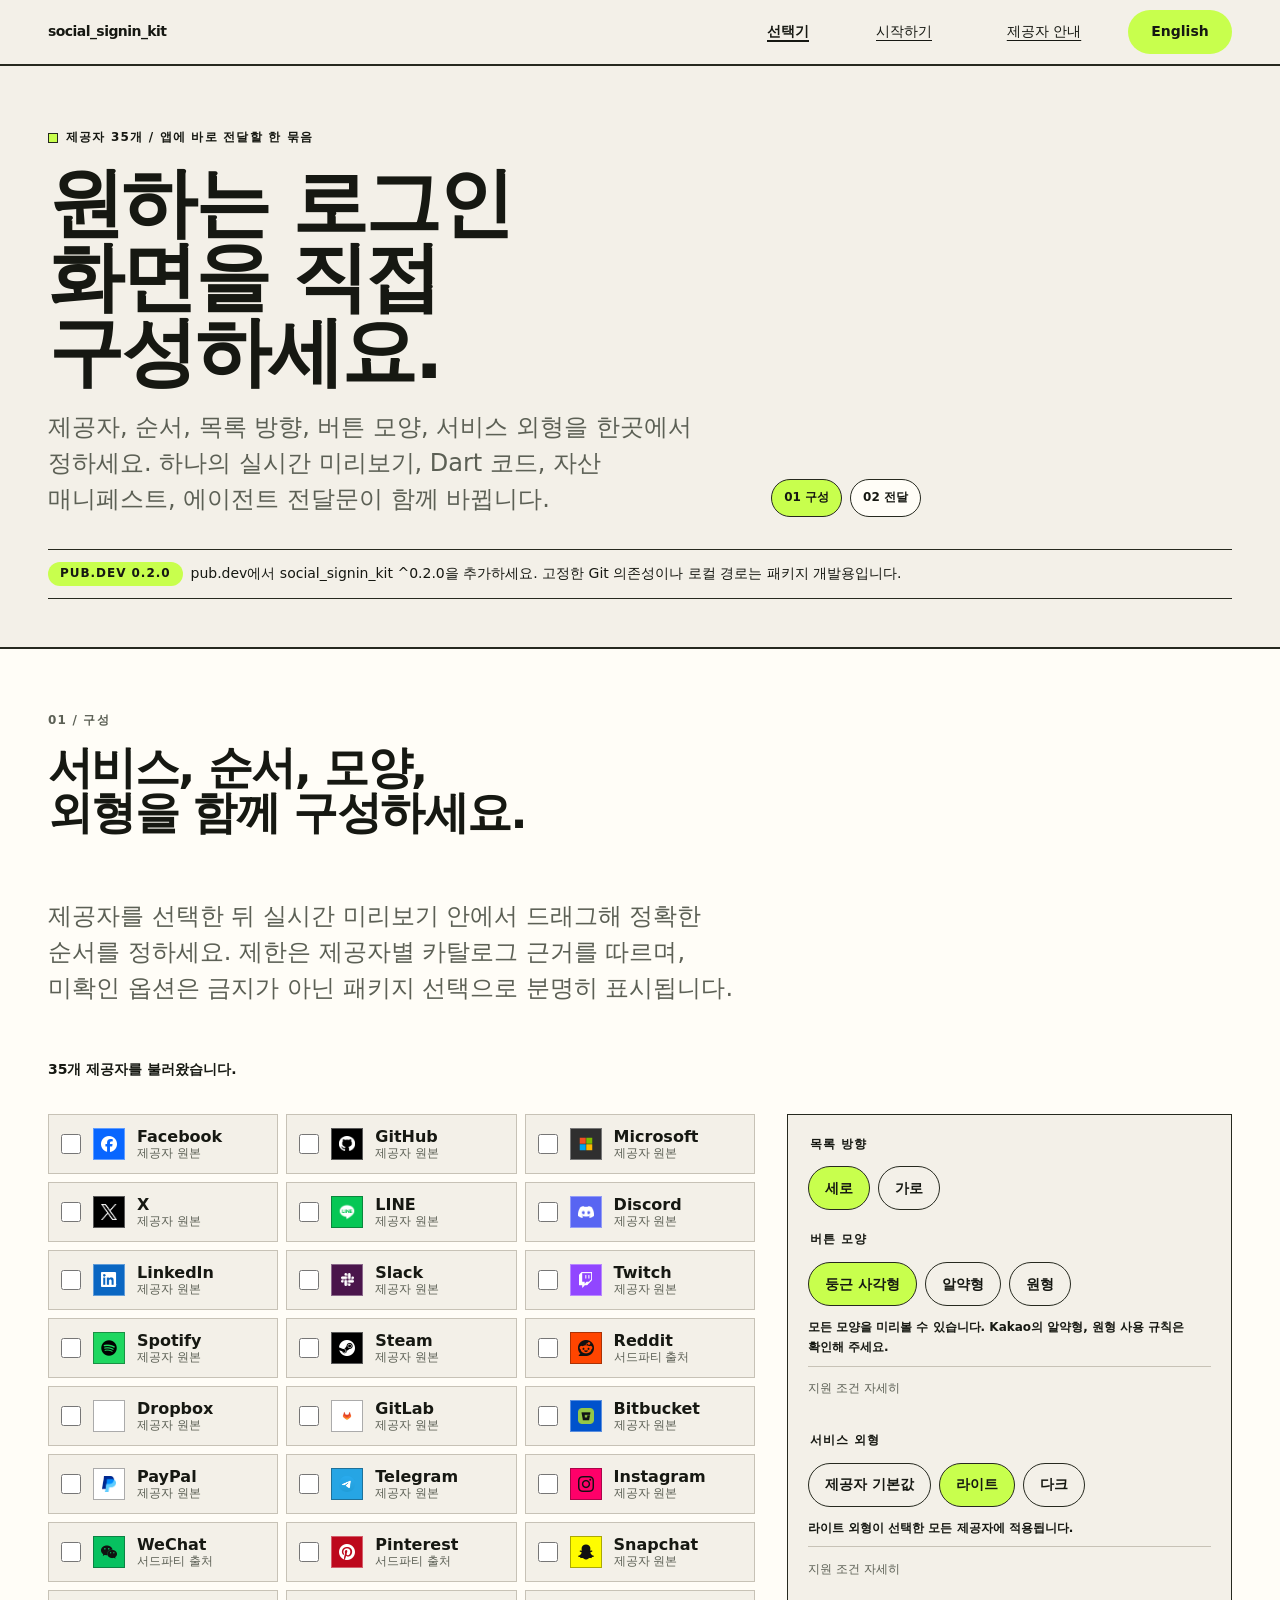
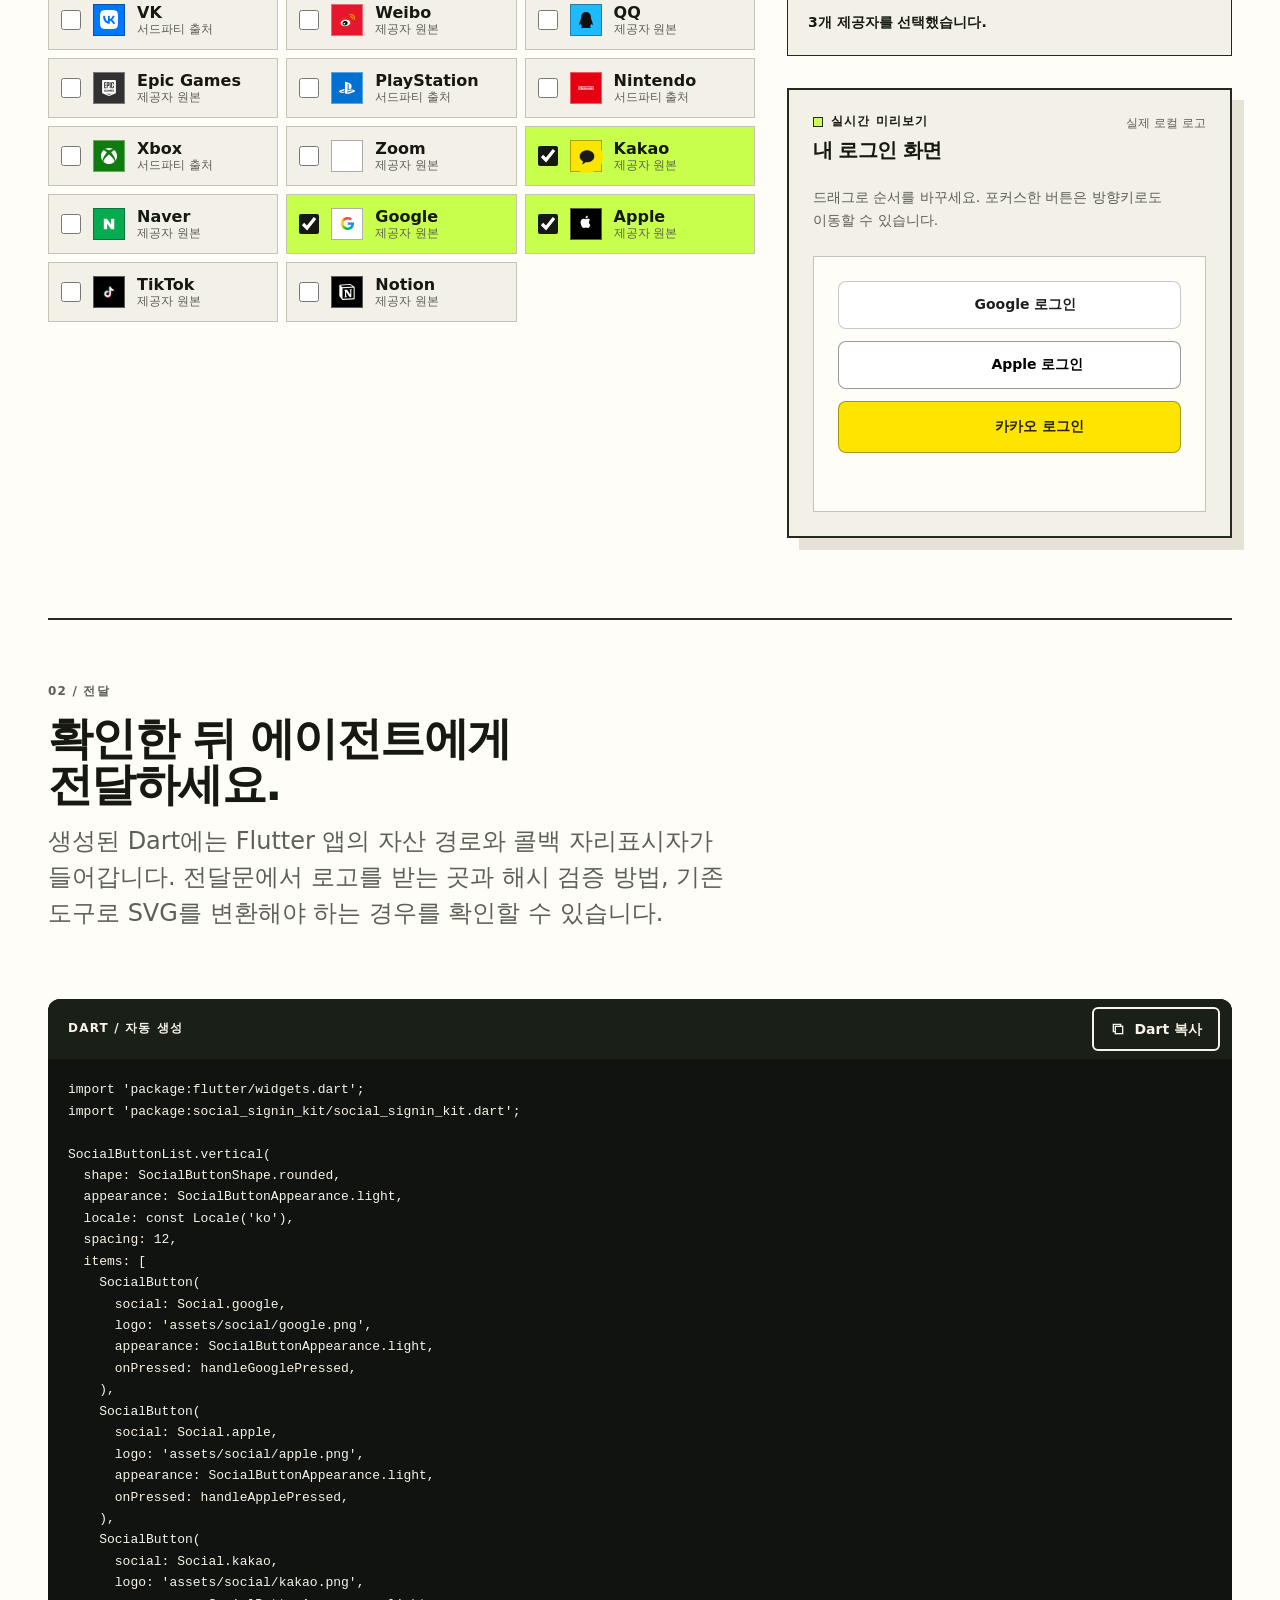
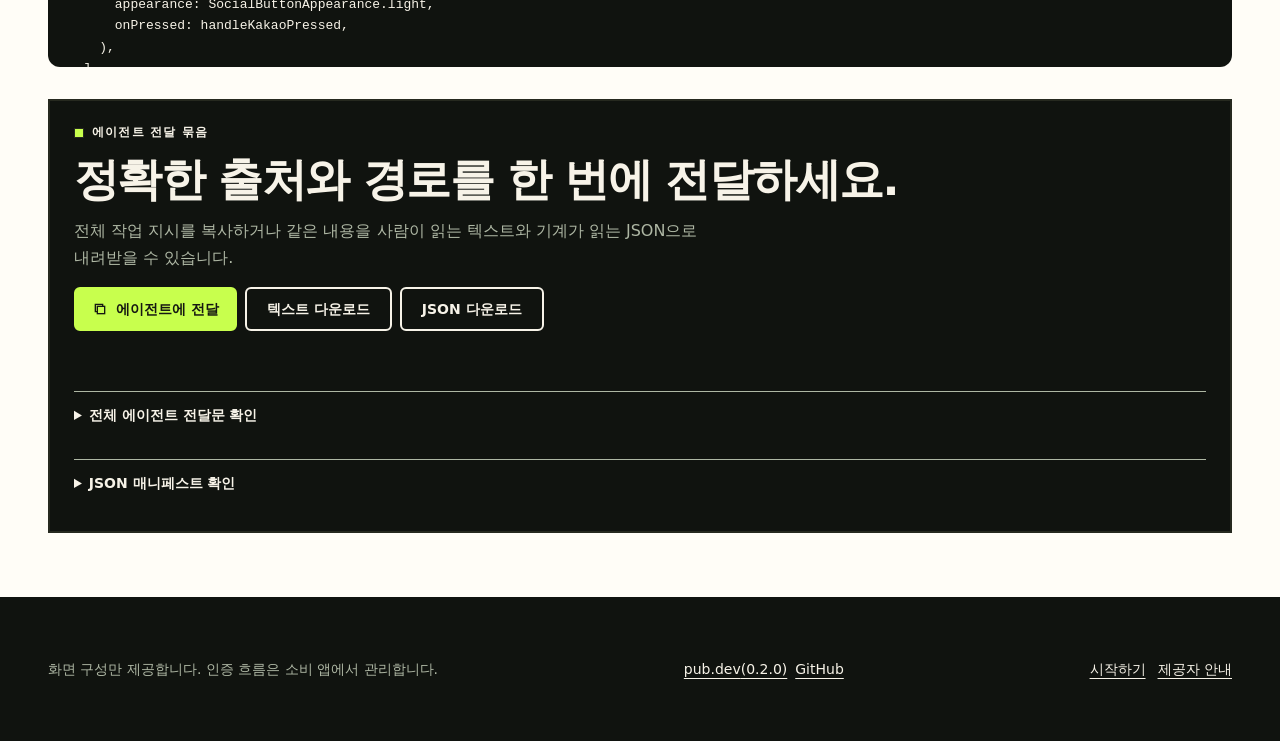
<file: landing/ko.html>
<!doctype html>
<html lang="ko">
  <head>
    <meta charset="utf-8" />
    <meta name="viewport" content="width=device-width, initial-scale=1" />
    <meta http-equiv="refresh" content="0; url=index.html?lang=ko" />
    <title>한국어 버튼 선택기로 이동 — social_signin_kit</title>
    <script>
      window.location.replace(`index.html?lang=ko${window.location.hash}`);
    </script>
  </head>
  <body>
    <main>
      <h1>레거시 한국어 경로 리디렉션</h1>
      <p>
        이 주소는 중복 UI를 제공하지 않으며 정식 한국어 버튼 선택기로
        이동합니다.
      </p>
      <p><a href="index.html?lang=ko">한국어 버튼 선택기 열기</a></p>
    </main>
  </body>
</html>
</file>
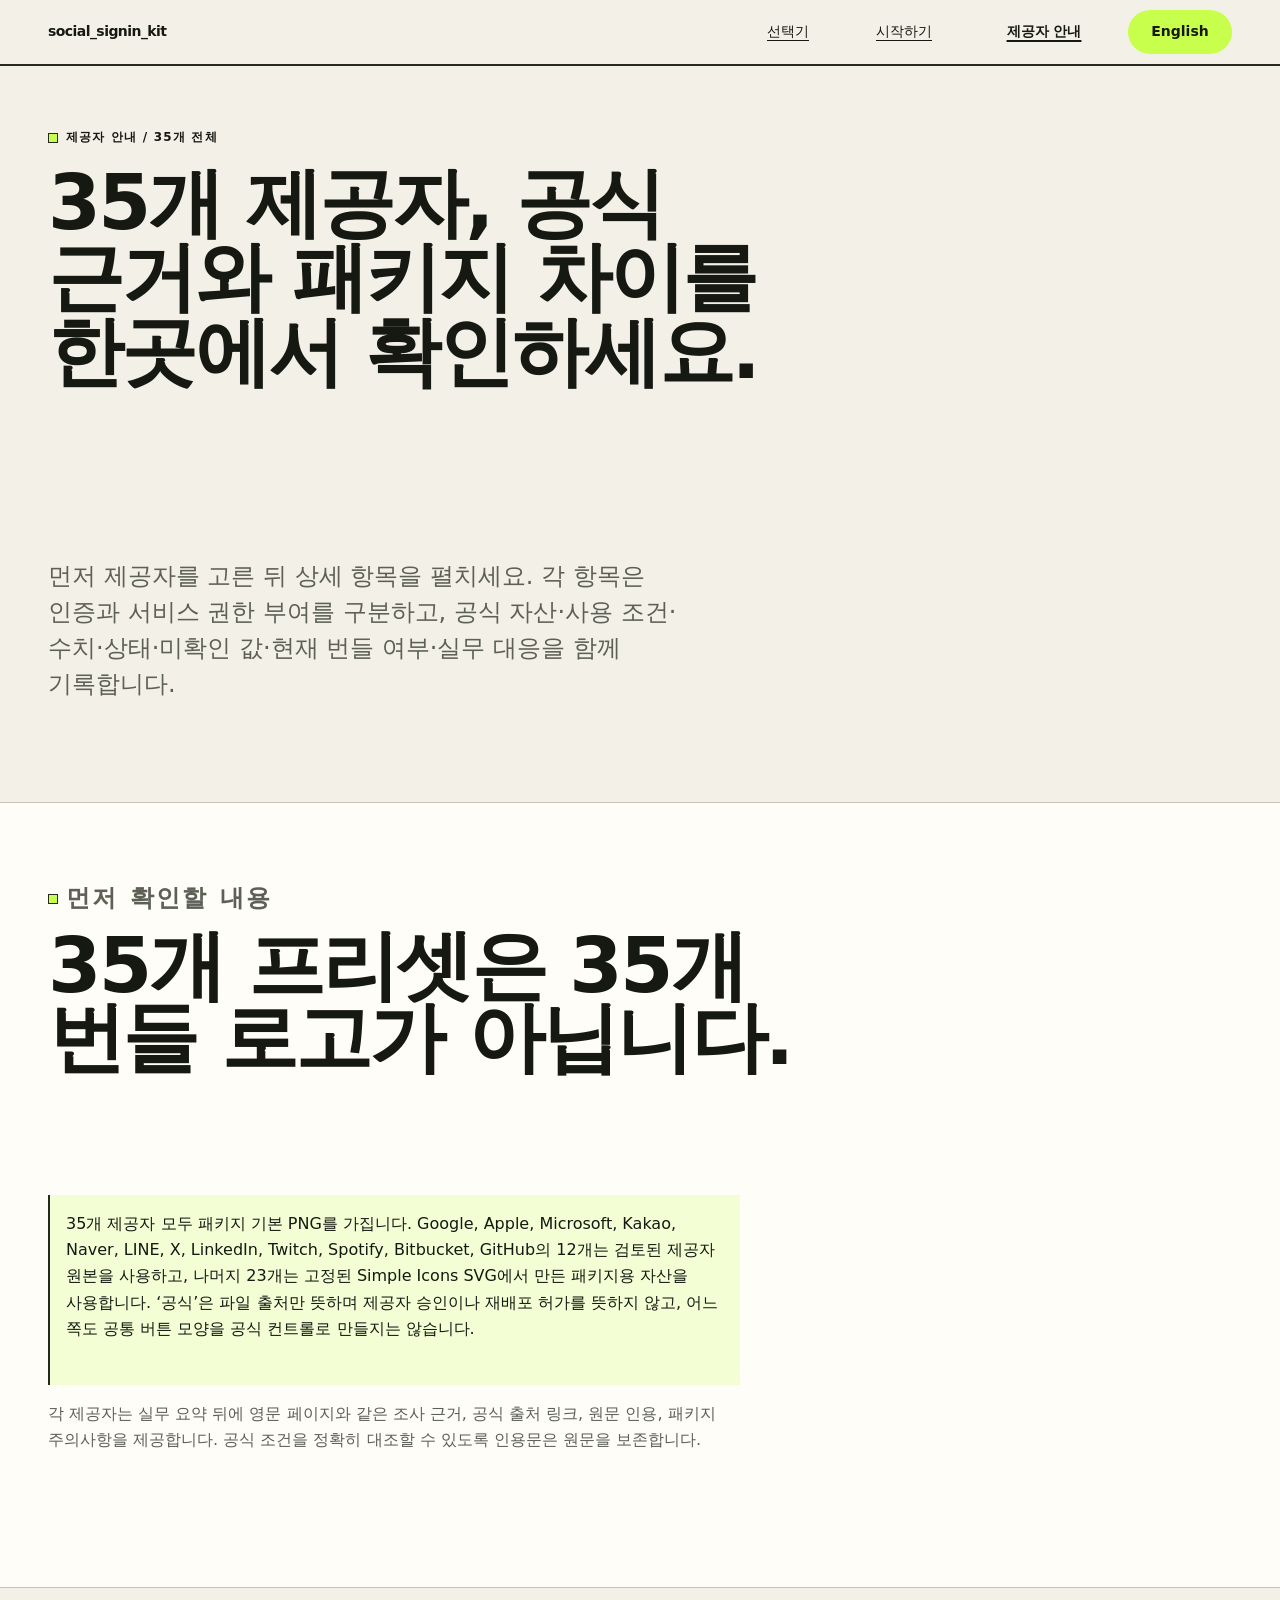
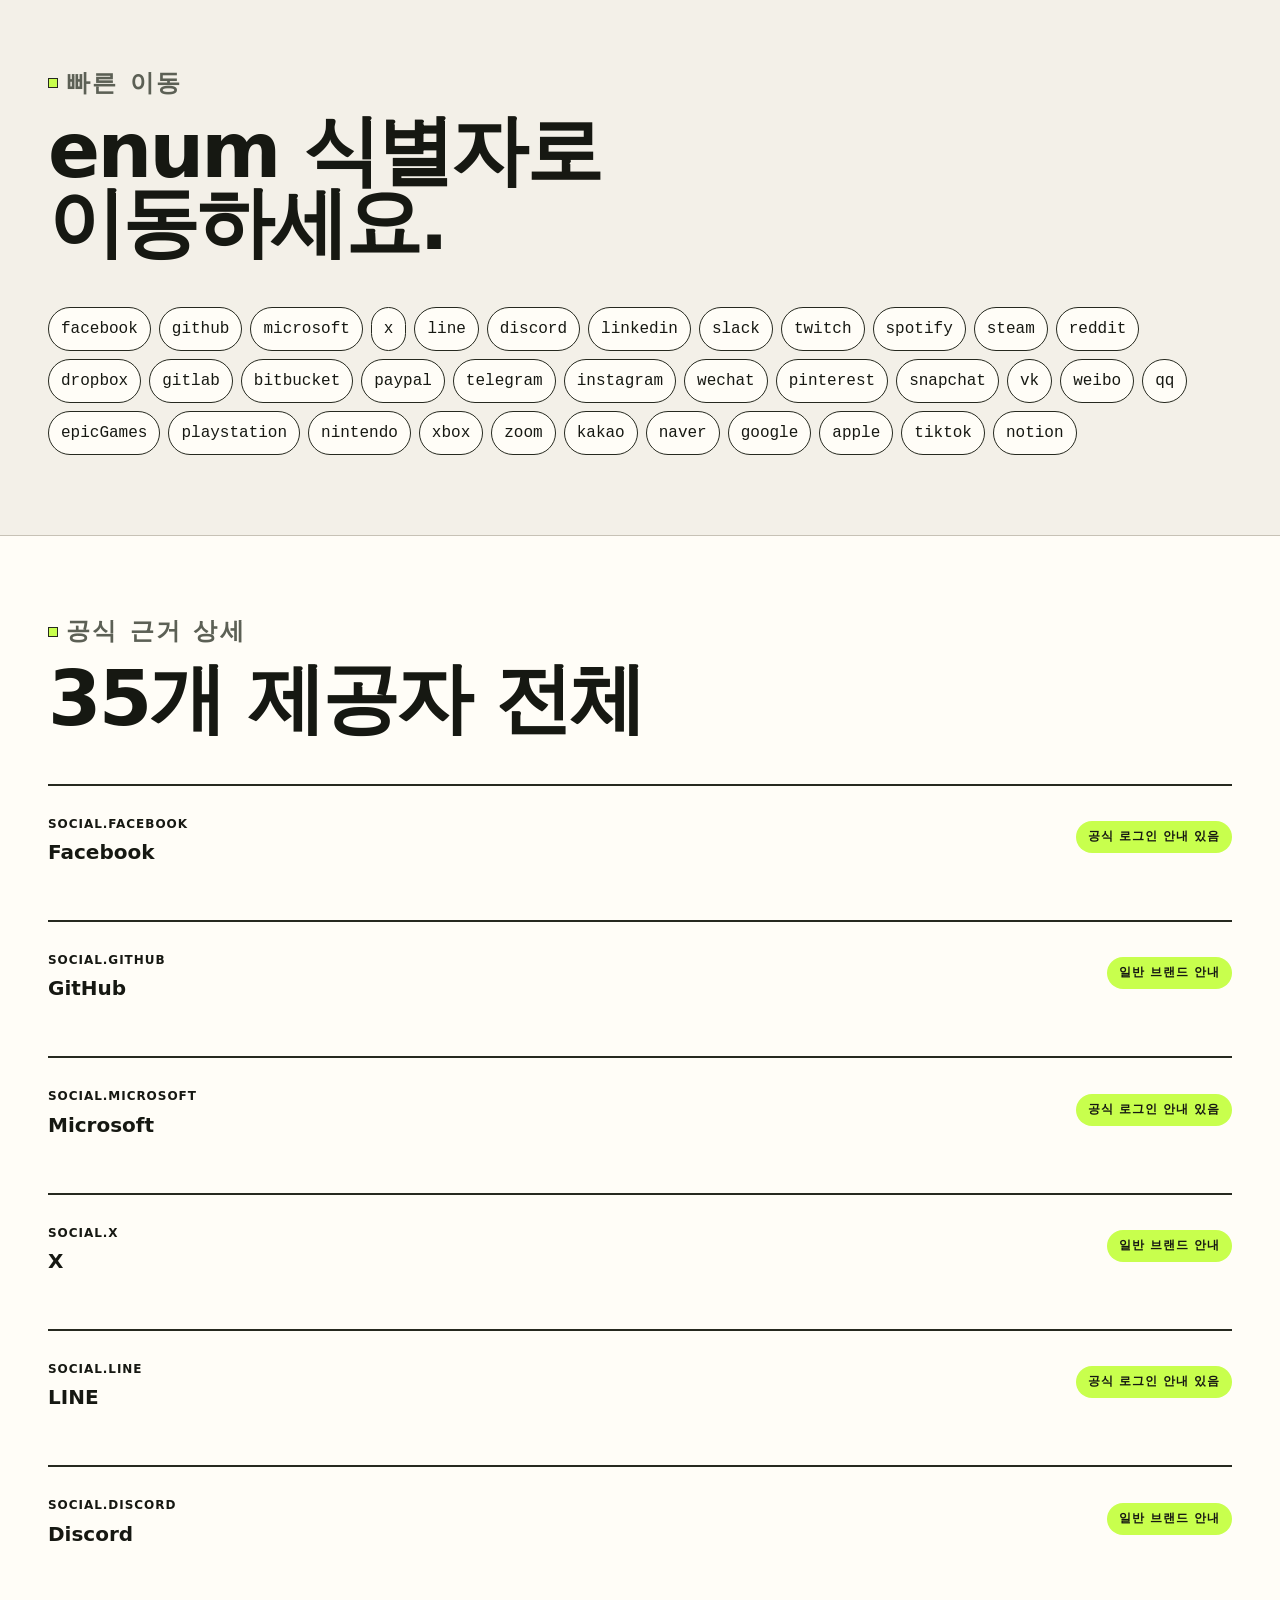
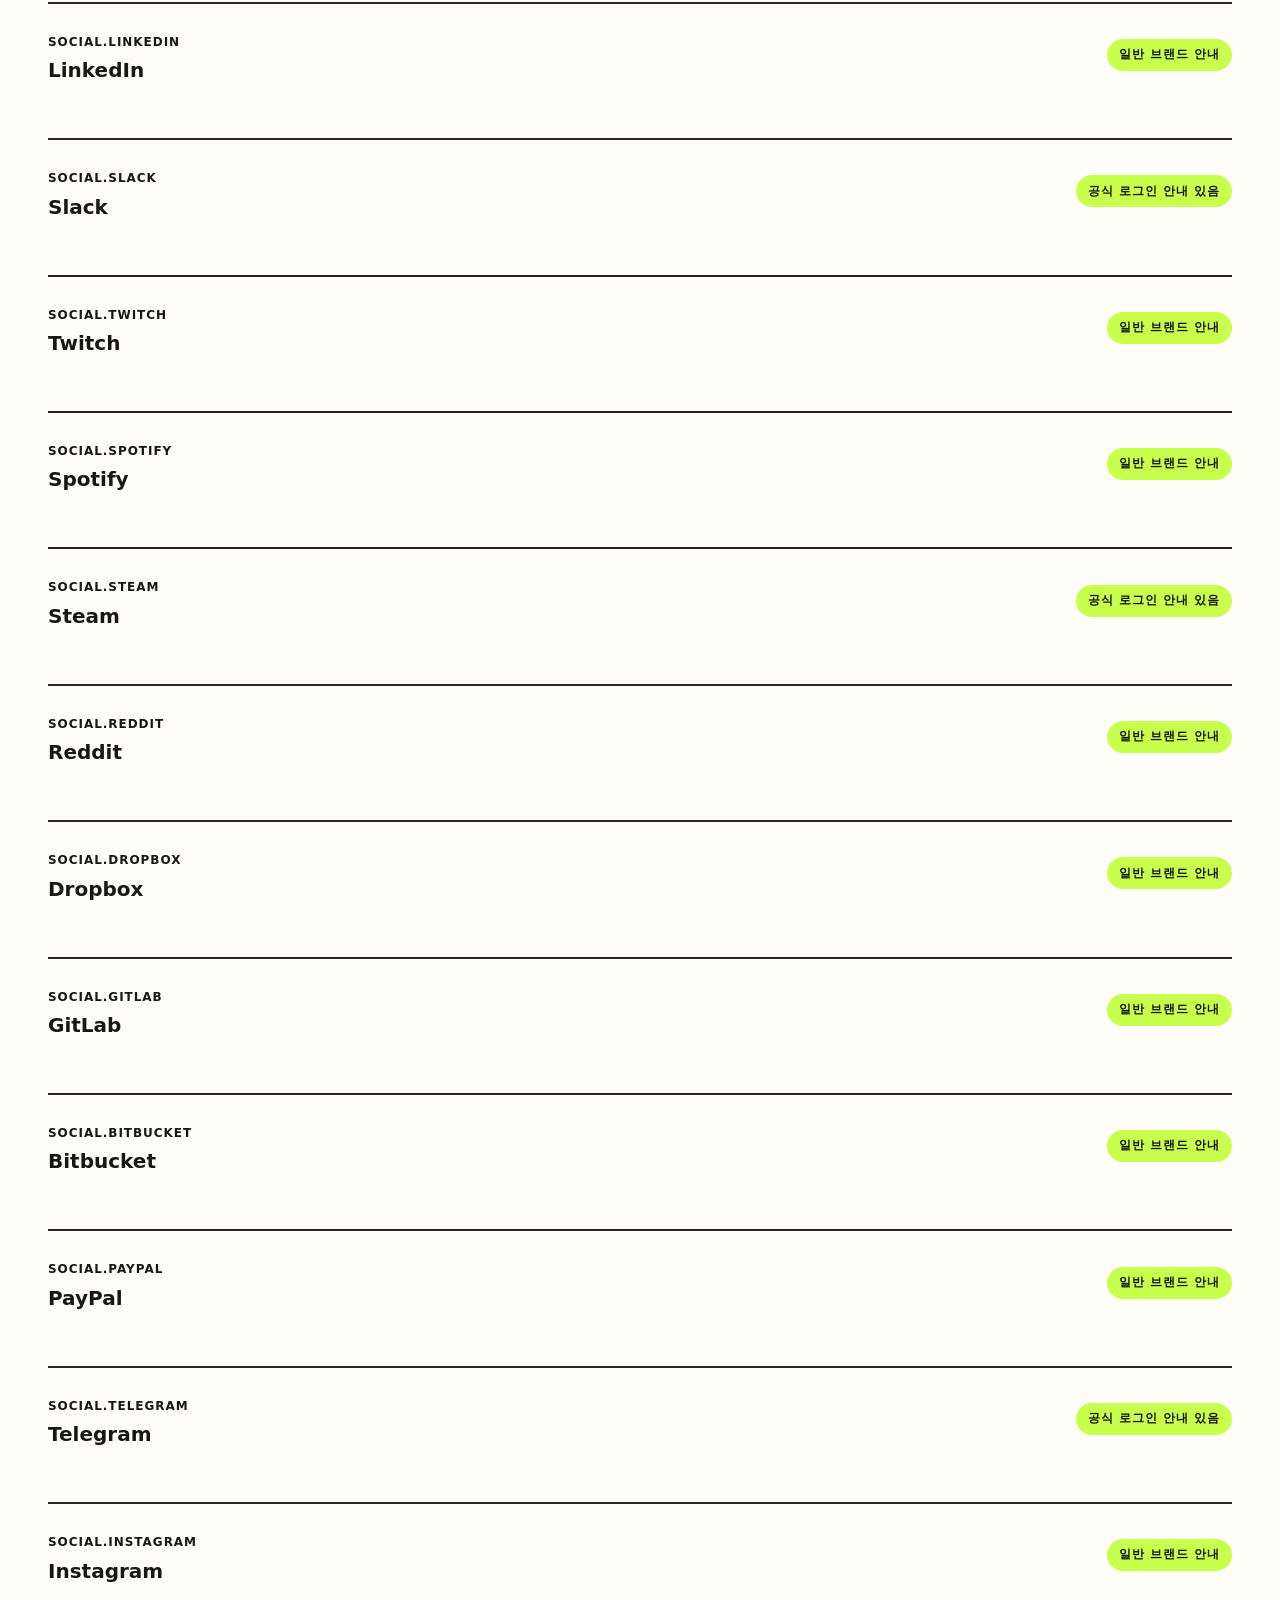
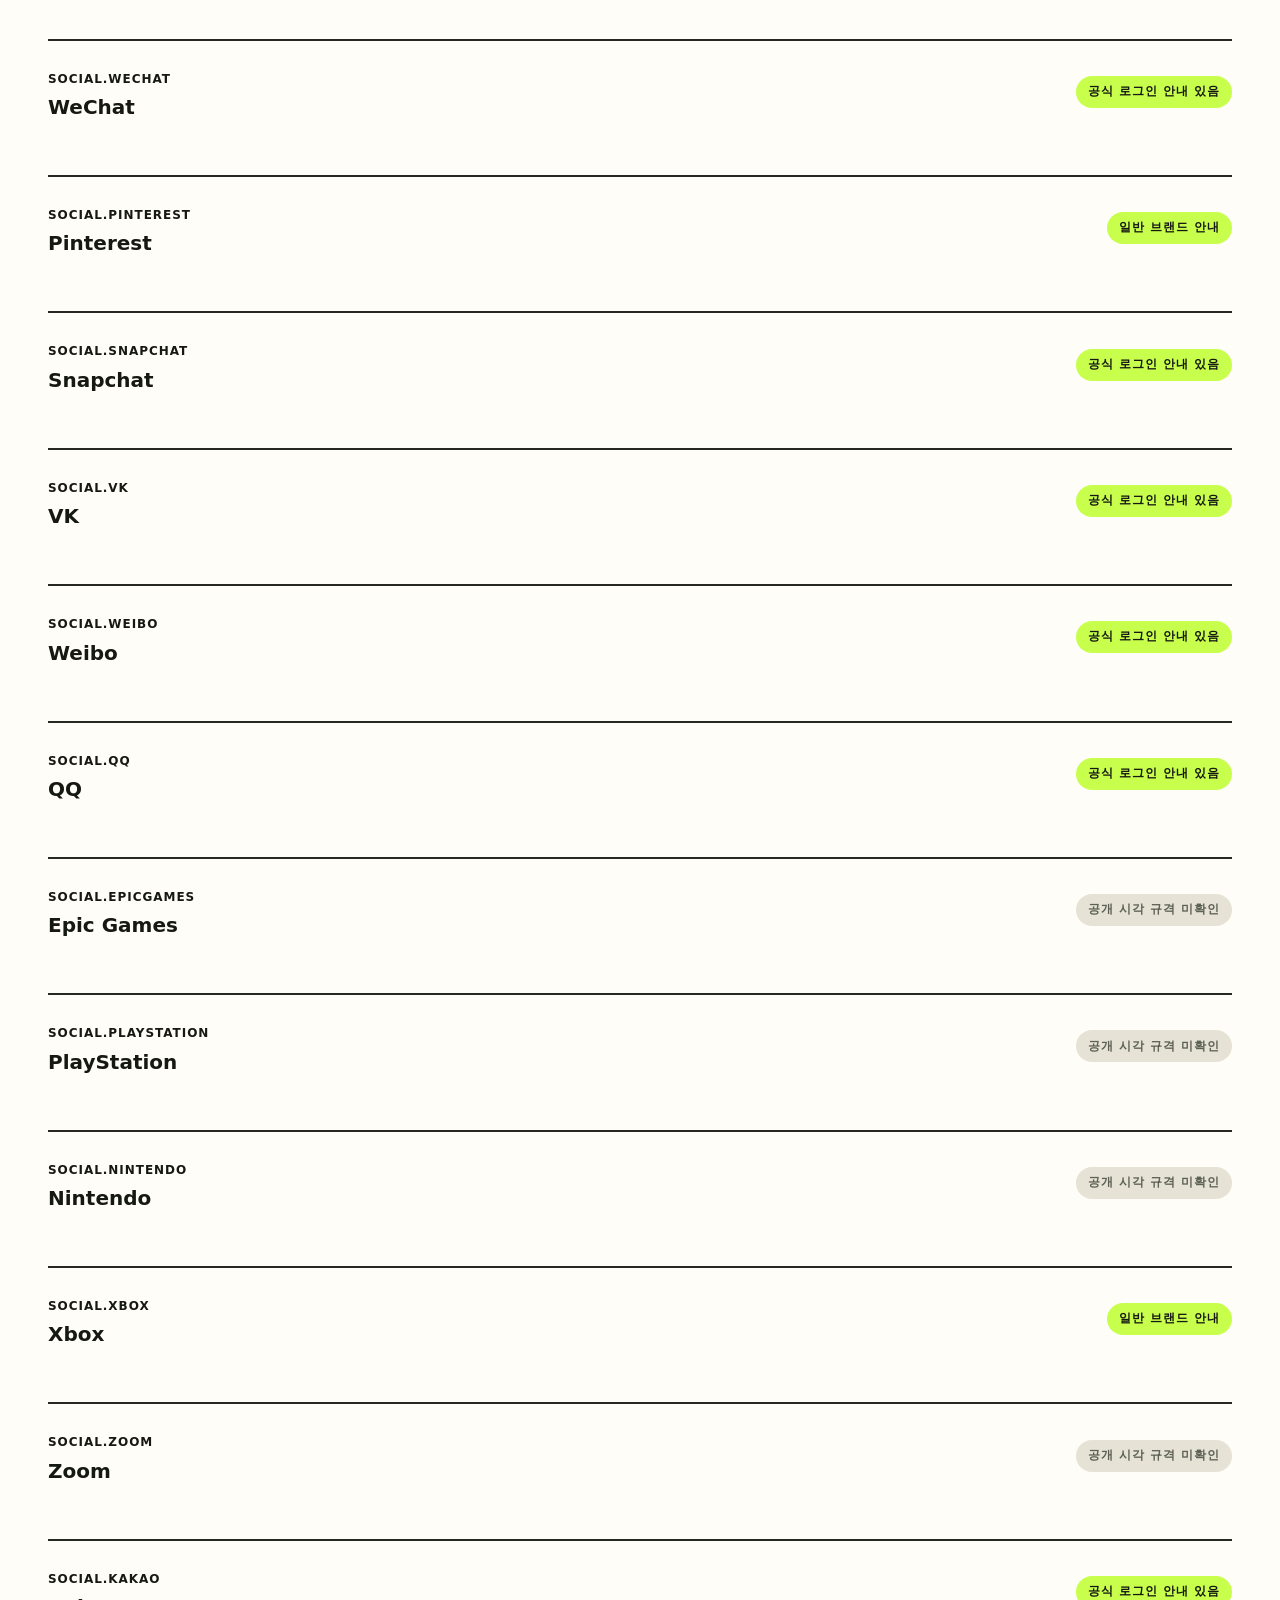
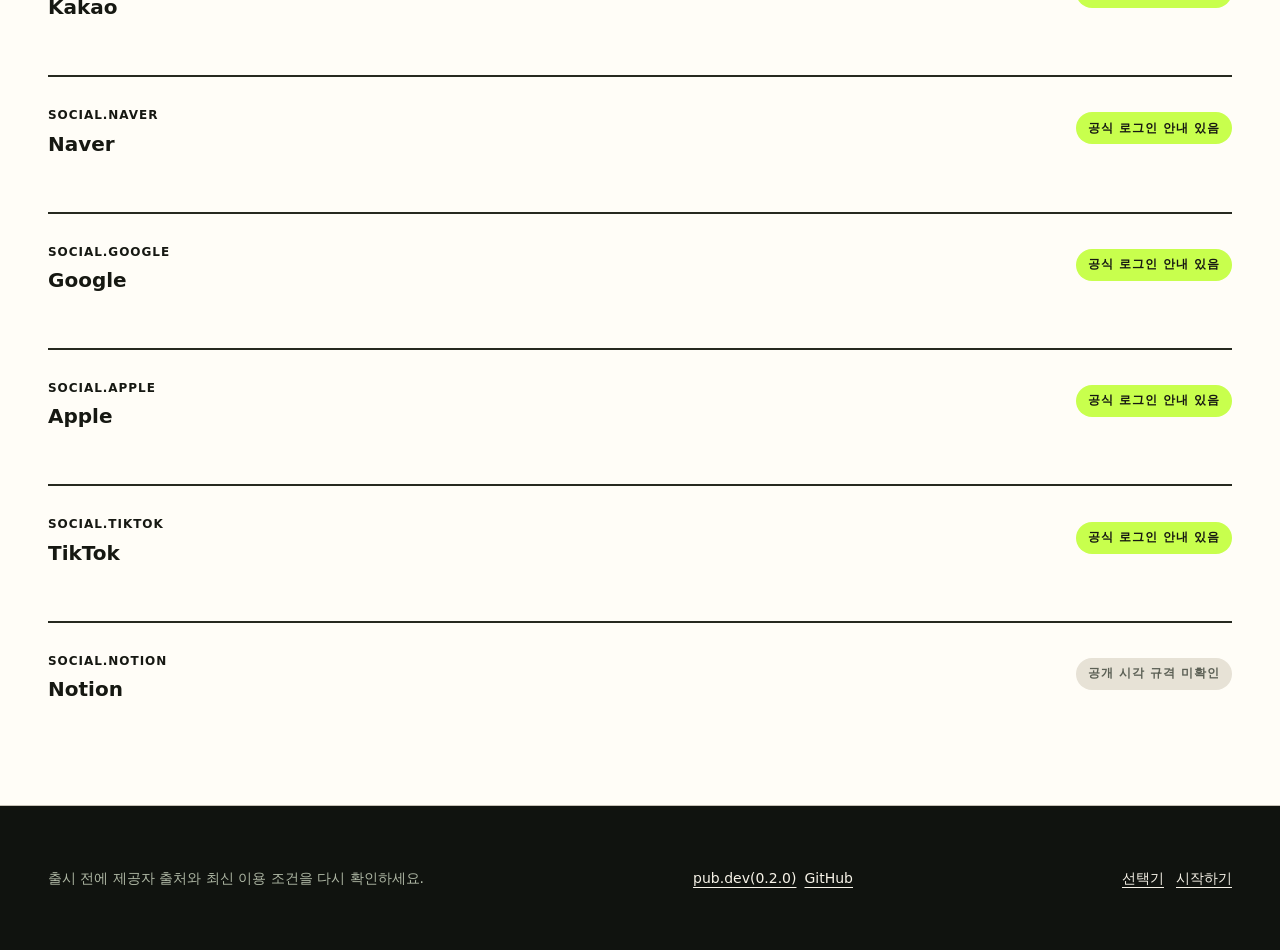
<file: landing/providers-ko.html>
<!doctype html>
<html lang="ko">
  <head>
    <meta charset="utf-8" />
    <meta name="viewport" content="width=device-width, initial-scale=1" />
    <meta http-equiv="refresh" content="0; url=providers.html?lang=ko" />
    <title>한국어 제공자 안내로 이동 — social_signin_kit</title>
    <script>
      window.location.replace(`providers.html?lang=ko${window.location.hash}`);
    </script>
  </head>
  <body>
    <main>
      <h1>레거시 한국어 경로 리디렉션</h1>
      <p>
        이 주소는 중복 UI를 제공하지 않으며 정식 한국어 제공자 안내로
        이동합니다.
      </p>
      <p><a href="providers.html?lang=ko">한국어 제공자 안내 열기</a></p>
    </main>
  </body>
</html>
</file>
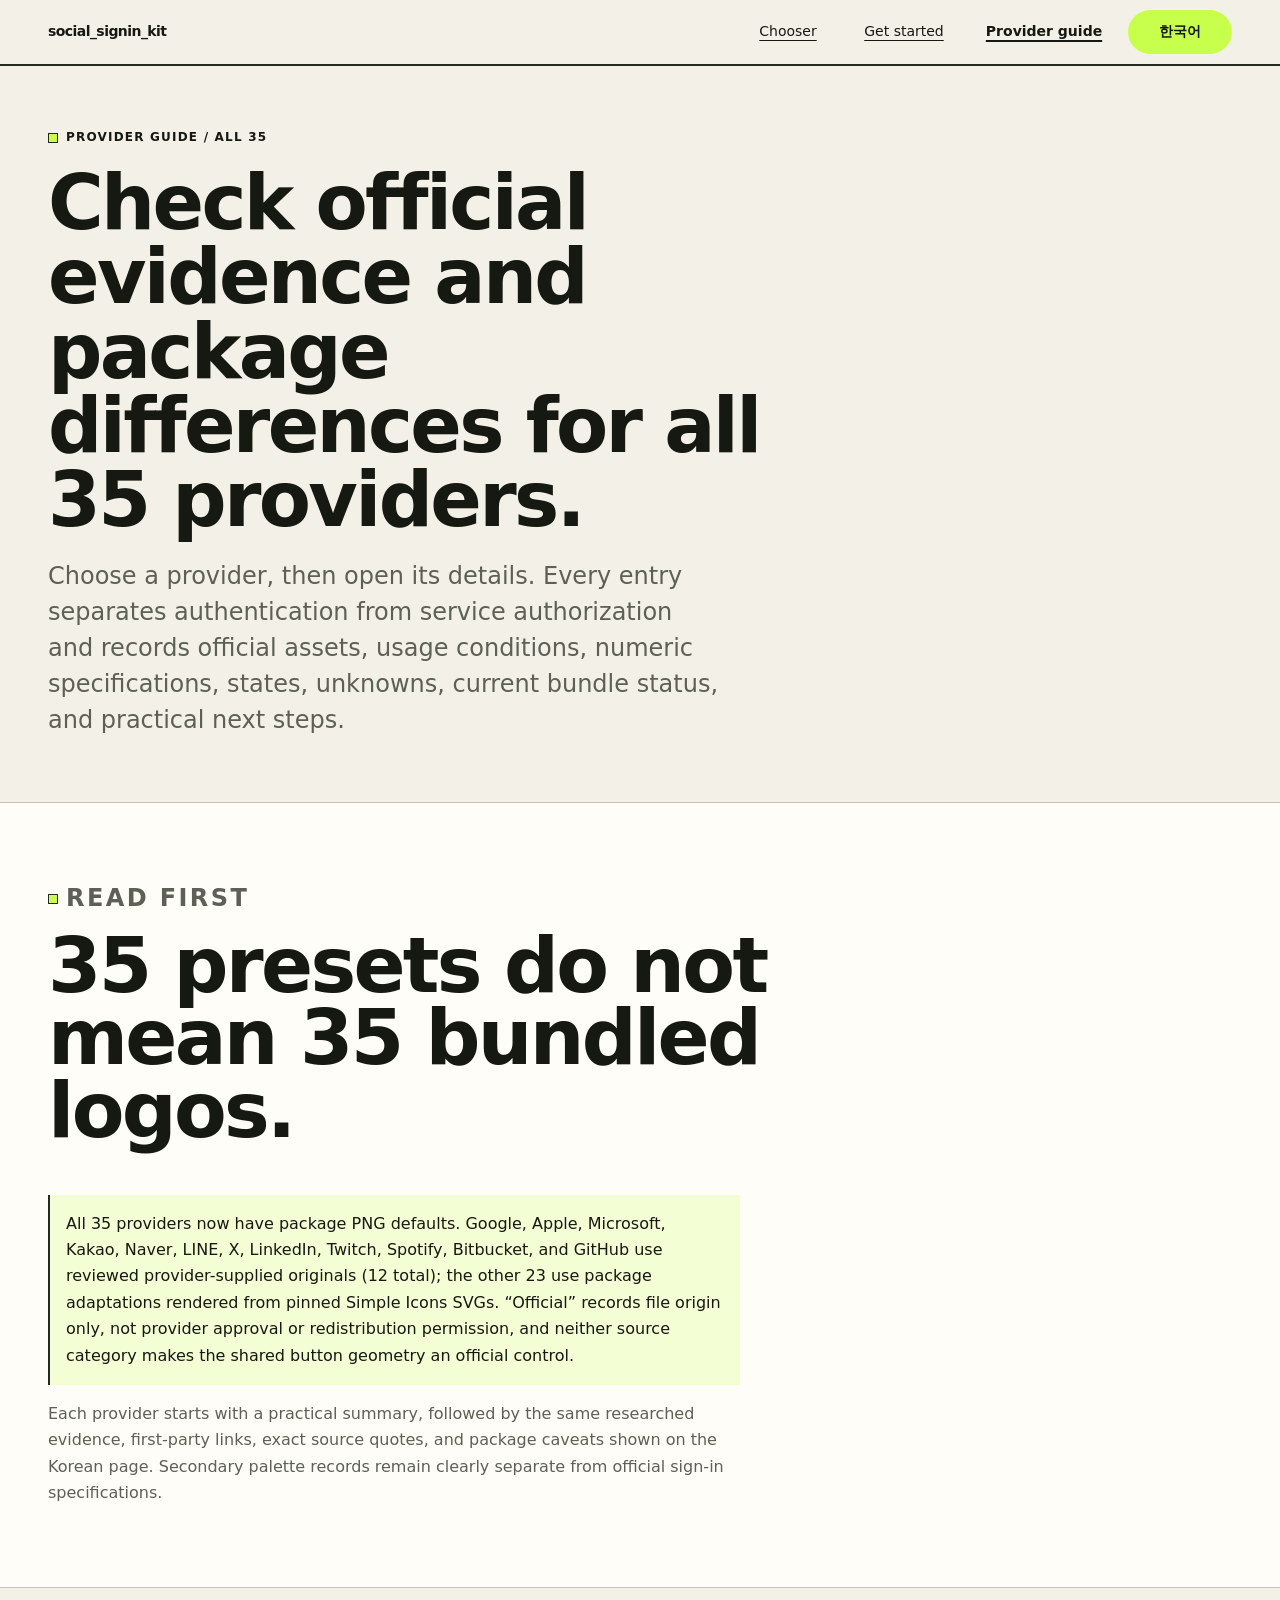
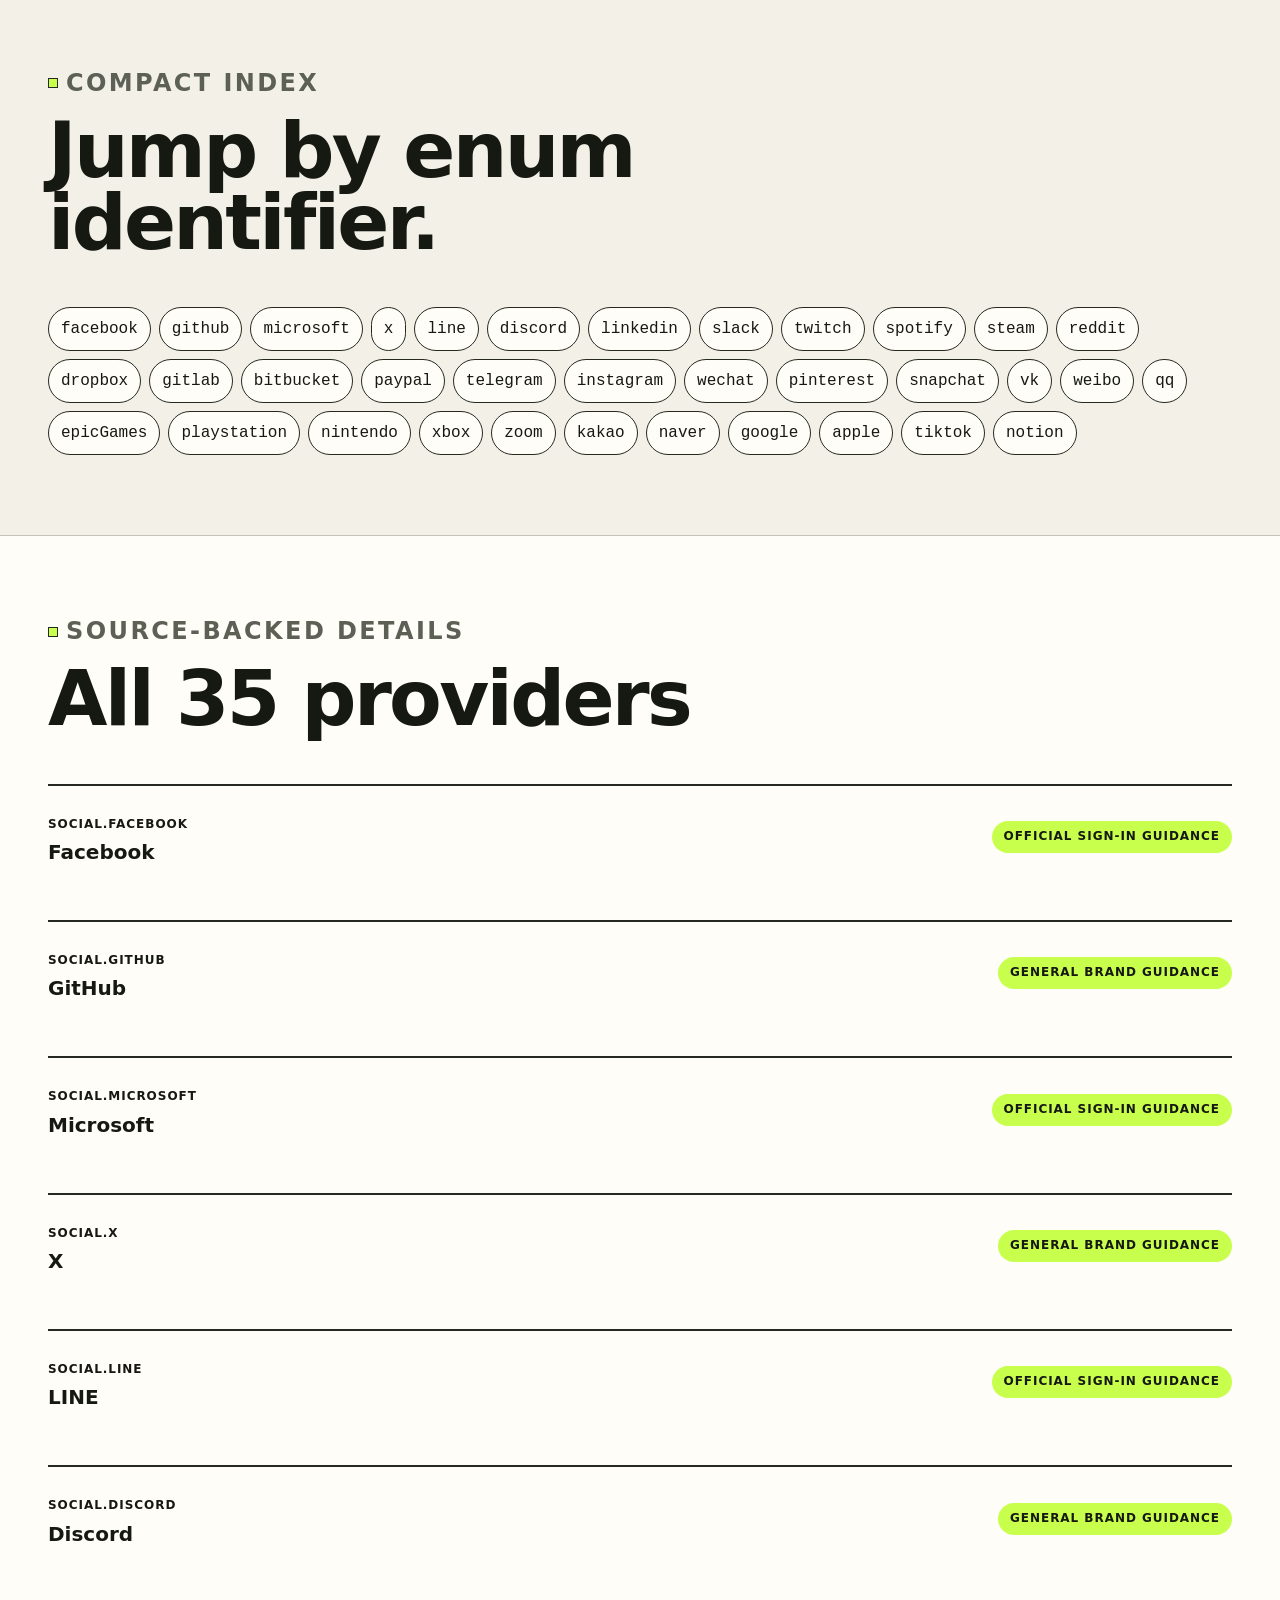
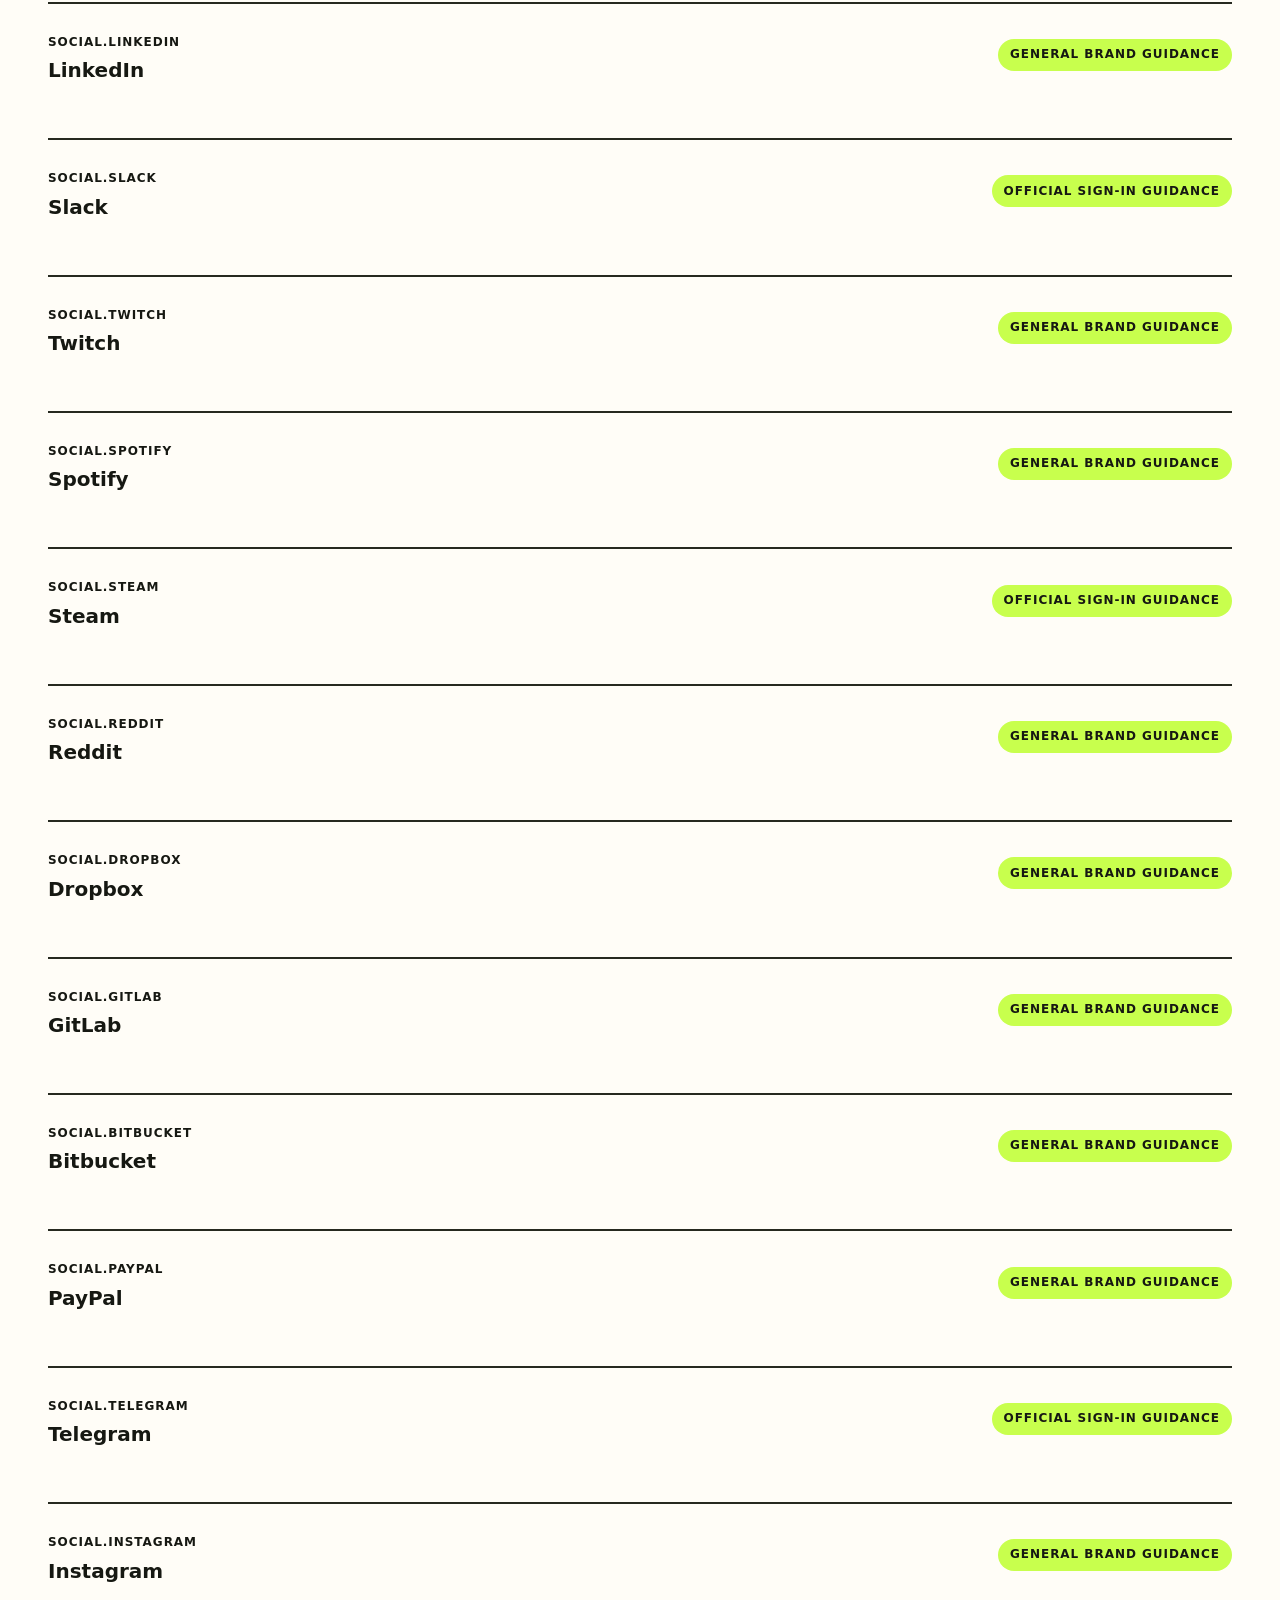
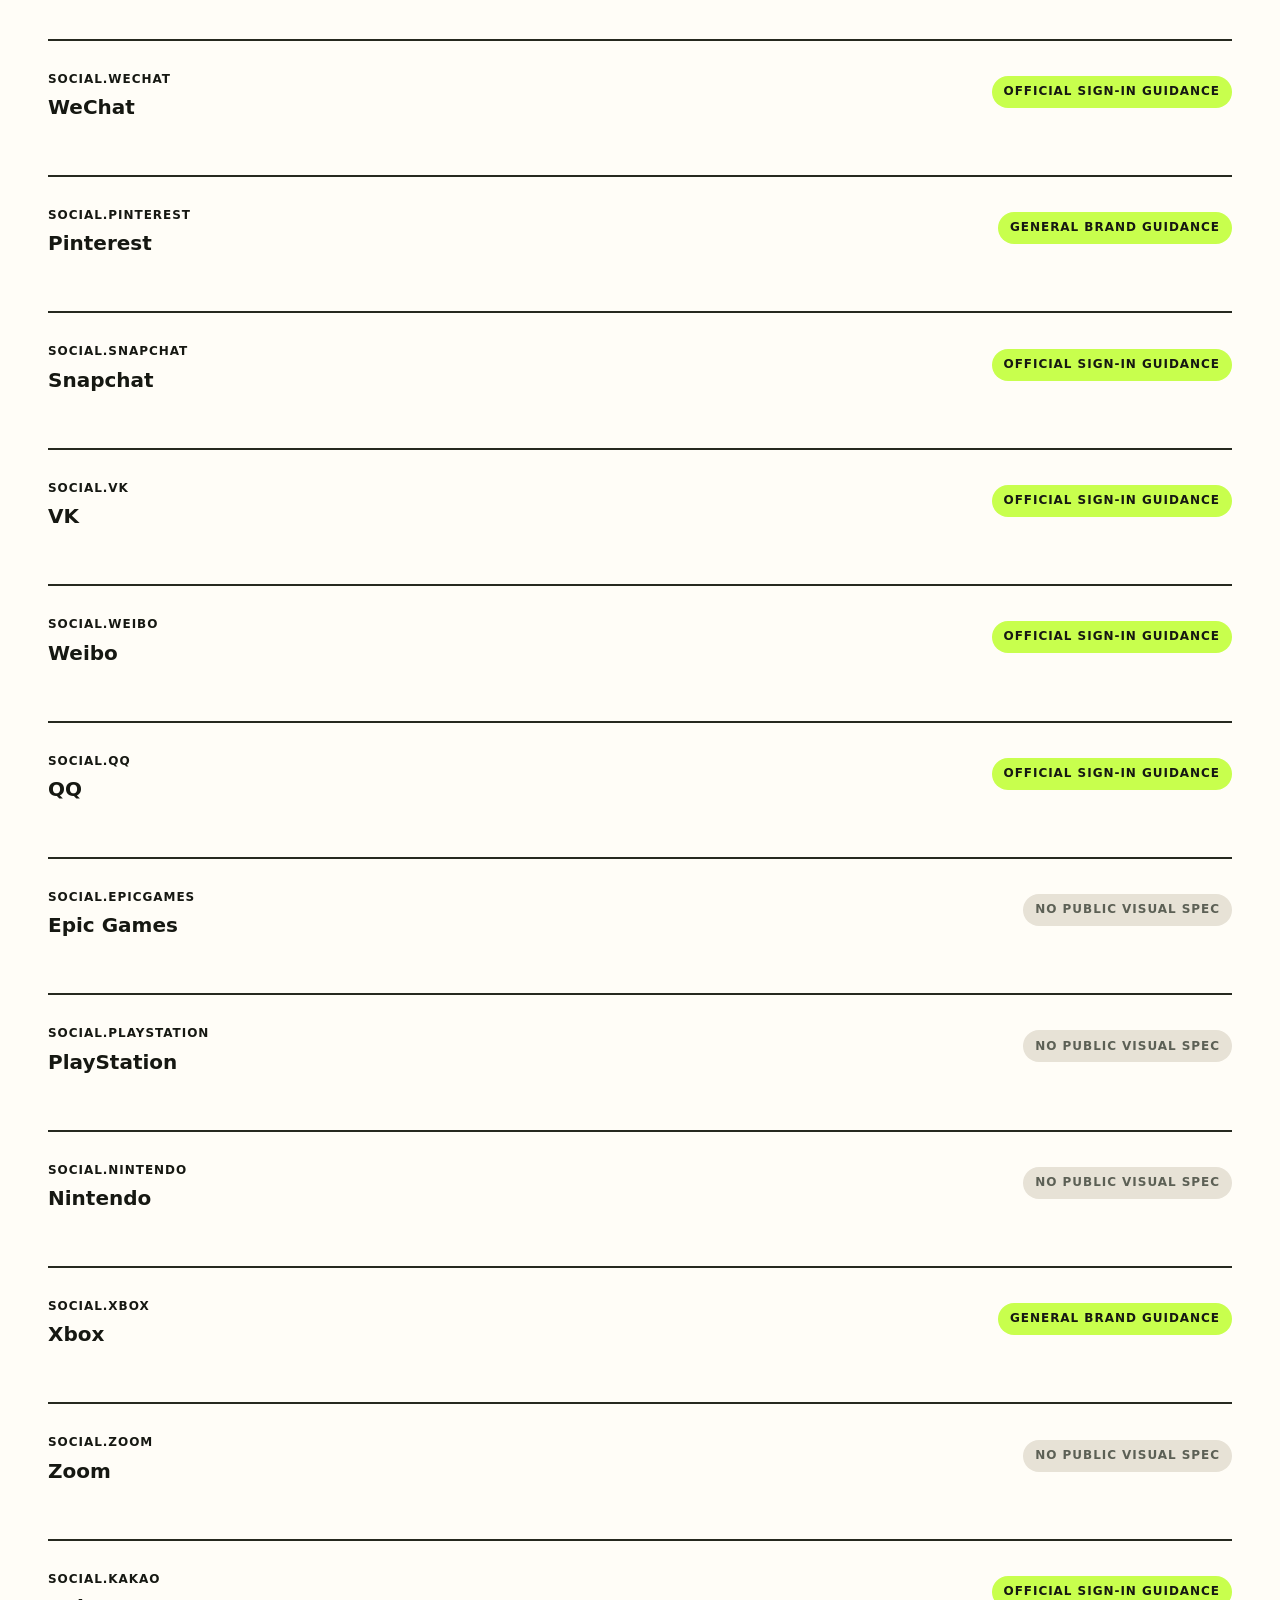
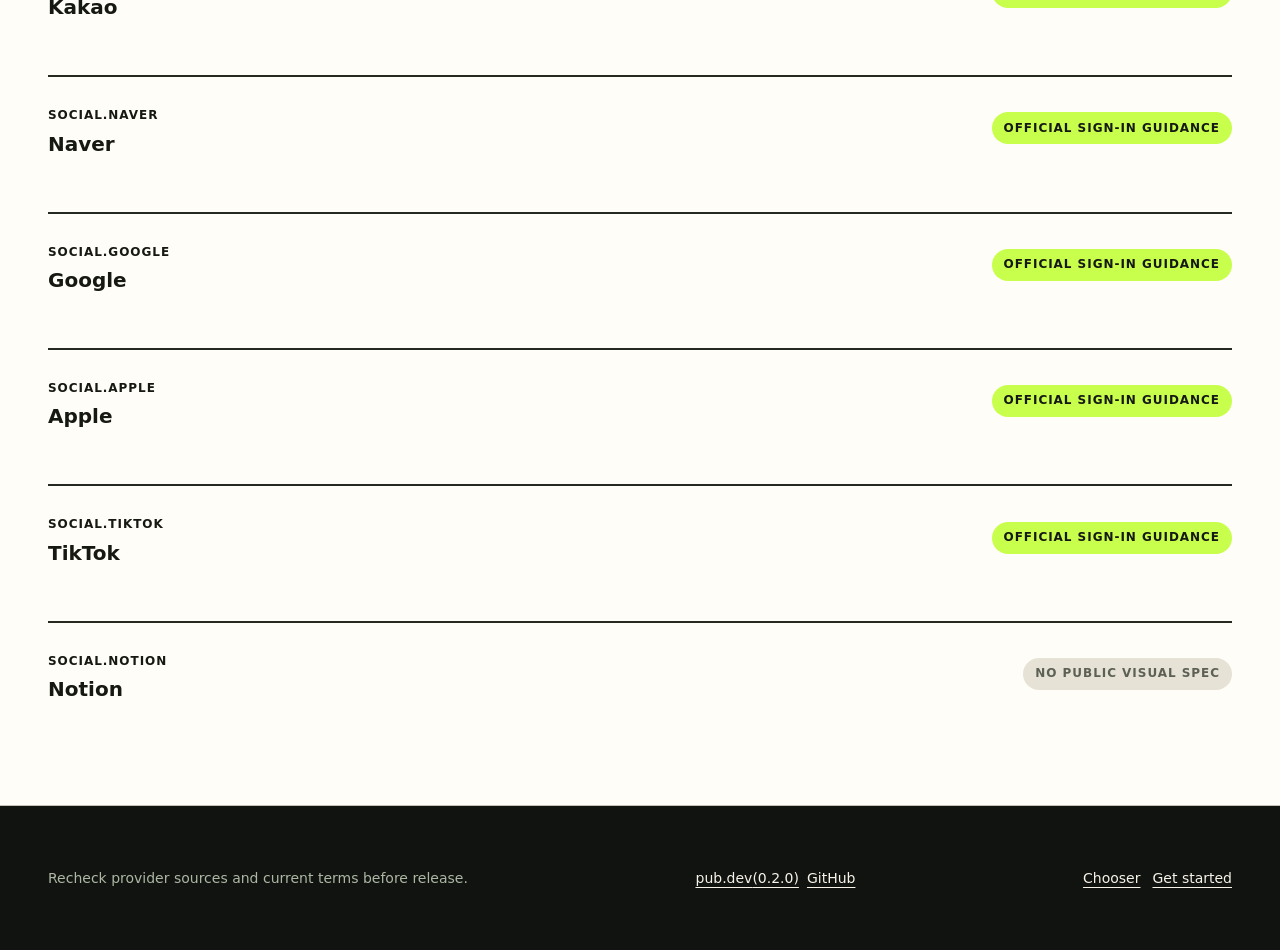
<file: landing/providers.html>
<!doctype html>
<html lang="en">
<head>
  <meta charset="utf-8" />
  <meta name="viewport" content="width=device-width, initial-scale=1" />
  <meta name="description" content="Source-backed authentication purpose, asset rules, exact values, uncertainties, and package differences for all 35 providers." />
  <title>Provider guide | social_signin_kit</title>
  <link rel="icon" href="data:," />
  <link rel="alternate" hreflang="en" href="providers.html" />
  <link rel="alternate" hreflang="ko" href="providers.html?lang=ko" />
  <link rel="stylesheet" href="styles.css" />
  <script src="i18n.js" defer></script>
  <script src="script.js" defer></script>
</head>
<body data-page="providers">
  <a class="skip-link" href="#main" data-i18n="providers.skip">Skip to provider guidance</a>
  <header class="page-grid site-header"><div class="page-grid__content site-header__inner">
    <a class="wordmark" href="index.html">social_signin_kit</a>
    <nav class="site-nav" aria-label="Documentation" data-i18n-aria-label="nav.label">
      <a href="index.html" data-i18n="nav.chooser">Chooser</a><a href="getting-started.html" data-i18n="nav.getStarted">Get started</a><a href="providers.html" aria-current="page" data-i18n="nav.providerGuide">Provider guide</a><a class="language-link" href="providers.html?lang=ko" lang="ko" data-language-toggle data-i18n="language.toggle" data-i18n-aria-label="language.toggleAria">한국어</a>
    </nav>
  </div></header>
  <main id="main">
    <section class="page-grid doc-hero"><div class="page-grid__content doc-hero__inner">
      <p class="eyebrow" data-i18n="providers.eyebrow">Provider guide / all 35</p><h1 data-i18n="providers.title">Check official evidence and package differences for all 35 providers.</h1><p class="hero__lead" data-i18n="providers.lead">Choose a provider, then open its details. Every entry separates authentication from service authorization and records official assets, usage conditions, numeric specifications, states, unknowns, current bundle status, and practical next steps.</p>
    </div></section>
    <section class="page-grid page-grid--sheet section"><div class="page-grid__content">
      <header class="section-header"><p class="section-kicker" data-i18n="providers.read.kicker">Read first</p><h2 data-i18n="providers.read.title">35 presets do not mean 35 bundled logos.</h2></header>
      <p class="disclosure-note" data-i18n="providers.read.note">All 35 providers now have package PNG defaults. Google, Apple, Microsoft, Kakao, Naver, and LINE use reviewed provider-supplied originals; the other 29 use package adaptations rendered from pinned Simple Icons SVGs. Neither source category makes the shared button geometry an official control.</p><p class="provider-language-note" data-i18n="providers.languageNote">Each provider starts with a practical summary, followed by the same researched evidence, first-party links, exact source quotes, and package caveats shown on the Korean page. Secondary palette records remain clearly separate from official sign-in specifications.</p>
    </div></section>
    <section class="page-grid section"><div class="page-grid__content">
      <header class="section-header"><p class="section-kicker" data-i18n="providers.index.kicker">Compact index</p><h2 data-i18n="providers.index.title">Jump by enum identifier.</h2></header>
      <nav class="provider-index" aria-label="Provider index" data-i18n-aria-label="providers.index.aria">
<a href="#facebook"><code>facebook</code></a>
<a href="#github"><code>github</code></a>
<a href="#microsoft"><code>microsoft</code></a>
<a href="#x"><code>x</code></a>
<a href="#line"><code>line</code></a>
<a href="#discord"><code>discord</code></a>
<a href="#linkedin"><code>linkedin</code></a>
<a href="#slack"><code>slack</code></a>
<a href="#twitch"><code>twitch</code></a>
<a href="#spotify"><code>spotify</code></a>
<a href="#steam"><code>steam</code></a>
<a href="#reddit"><code>reddit</code></a>
<a href="#dropbox"><code>dropbox</code></a>
<a href="#gitlab"><code>gitlab</code></a>
<a href="#bitbucket"><code>bitbucket</code></a>
<a href="#paypal"><code>paypal</code></a>
<a href="#telegram"><code>telegram</code></a>
<a href="#instagram"><code>instagram</code></a>
<a href="#wechat"><code>wechat</code></a>
<a href="#pinterest"><code>pinterest</code></a>
<a href="#snapchat"><code>snapchat</code></a>
<a href="#vk"><code>vk</code></a>
<a href="#weibo"><code>weibo</code></a>
<a href="#qq"><code>qq</code></a>
<a href="#epicGames"><code>epicGames</code></a>
<a href="#playstation"><code>playstation</code></a>
<a href="#nintendo"><code>nintendo</code></a>
<a href="#xbox"><code>xbox</code></a>
<a href="#zoom"><code>zoom</code></a>
<a href="#kakao"><code>kakao</code></a>
<a href="#naver"><code>naver</code></a>
<a href="#google"><code>google</code></a>
<a href="#apple"><code>apple</code></a>
<a href="#tiktok"><code>tiktok</code></a>
<a href="#notion"><code>notion</code></a>
</nav>
    </div></section>
    <section class="page-grid page-grid--sheet section" id="providers"><div class="page-grid__content">
      <header class="section-header"><p class="section-kicker" data-i18n="providers.details.kicker">Source-backed details</p><h2 data-i18n="providers.details.title">All 35 providers</h2></header>
      <div class="provider-list"><details class="provider-detail" id="facebook"><summary><span><span class="provider-detail__id">Social.facebook</span><strong>Facebook</strong></span><span class="evidence-badge" data-i18n="provider.evidence.signInButton">signInButton</span></summary><div class="provider-detail__body" data-i18n-html="providers.body.facebook"></div></details>
<details class="provider-detail" id="github"><summary><span><span class="provider-detail__id">Social.github</span><strong>GitHub</strong></span><span class="evidence-badge" data-i18n="provider.evidence.generalBrand">generalBrand</span></summary><div class="provider-detail__body" data-i18n-html="providers.body.github"></div></details>
<details class="provider-detail" id="microsoft"><summary><span><span class="provider-detail__id">Social.microsoft</span><strong>Microsoft</strong></span><span class="evidence-badge" data-i18n="provider.evidence.signInButton">signInButton</span></summary><div class="provider-detail__body" data-i18n-html="providers.body.microsoft"></div></details>
<details class="provider-detail" id="x"><summary><span><span class="provider-detail__id">Social.x</span><strong>X</strong></span><span class="evidence-badge" data-i18n="provider.evidence.generalBrand">generalBrand</span></summary><div class="provider-detail__body" data-i18n-html="providers.body.x"></div></details>
<details class="provider-detail" id="line"><summary><span><span class="provider-detail__id">Social.line</span><strong>LINE</strong></span><span class="evidence-badge" data-i18n="provider.evidence.signInButton">signInButton</span></summary><div class="provider-detail__body" data-i18n-html="providers.body.line"></div></details>
<details class="provider-detail" id="discord"><summary><span><span class="provider-detail__id">Social.discord</span><strong>Discord</strong></span><span class="evidence-badge" data-i18n="provider.evidence.generalBrand">generalBrand</span></summary><div class="provider-detail__body" data-i18n-html="providers.body.discord"></div></details>
<details class="provider-detail" id="linkedin"><summary><span><span class="provider-detail__id">Social.linkedin</span><strong>LinkedIn</strong></span><span class="evidence-badge" data-i18n="provider.evidence.generalBrand">generalBrand</span></summary><div class="provider-detail__body" data-i18n-html="providers.body.linkedin"></div></details>
<details class="provider-detail" id="slack"><summary><span><span class="provider-detail__id">Social.slack</span><strong>Slack</strong></span><span class="evidence-badge" data-i18n="provider.evidence.signInButton">signInButton</span></summary><div class="provider-detail__body" data-i18n-html="providers.body.slack"></div></details>
<details class="provider-detail" id="twitch"><summary><span><span class="provider-detail__id">Social.twitch</span><strong>Twitch</strong></span><span class="evidence-badge" data-i18n="provider.evidence.generalBrand">generalBrand</span></summary><div class="provider-detail__body" data-i18n-html="providers.body.twitch"></div></details>
<details class="provider-detail" id="spotify"><summary><span><span class="provider-detail__id">Social.spotify</span><strong>Spotify</strong></span><span class="evidence-badge" data-i18n="provider.evidence.generalBrand">generalBrand</span></summary><div class="provider-detail__body" data-i18n-html="providers.body.spotify"></div></details>
<details class="provider-detail" id="steam"><summary><span><span class="provider-detail__id">Social.steam</span><strong>Steam</strong></span><span class="evidence-badge" data-i18n="provider.evidence.signInButton">signInButton</span></summary><div class="provider-detail__body" data-i18n-html="providers.body.steam"></div></details>
<details class="provider-detail" id="reddit"><summary><span><span class="provider-detail__id">Social.reddit</span><strong>Reddit</strong></span><span class="evidence-badge" data-i18n="provider.evidence.generalBrand">generalBrand</span></summary><div class="provider-detail__body" data-i18n-html="providers.body.reddit"></div></details>
<details class="provider-detail" id="dropbox"><summary><span><span class="provider-detail__id">Social.dropbox</span><strong>Dropbox</strong></span><span class="evidence-badge" data-i18n="provider.evidence.generalBrand">generalBrand</span></summary><div class="provider-detail__body" data-i18n-html="providers.body.dropbox"></div></details>
<details class="provider-detail" id="gitlab"><summary><span><span class="provider-detail__id">Social.gitlab</span><strong>GitLab</strong></span><span class="evidence-badge" data-i18n="provider.evidence.generalBrand">generalBrand</span></summary><div class="provider-detail__body" data-i18n-html="providers.body.gitlab"></div></details>
<details class="provider-detail" id="bitbucket"><summary><span><span class="provider-detail__id">Social.bitbucket</span><strong>Bitbucket</strong></span><span class="evidence-badge" data-i18n="provider.evidence.generalBrand">generalBrand</span></summary><div class="provider-detail__body" data-i18n-html="providers.body.bitbucket"></div></details>
<details class="provider-detail" id="paypal"><summary><span><span class="provider-detail__id">Social.paypal</span><strong>PayPal</strong></span><span class="evidence-badge" data-i18n="provider.evidence.generalBrand">generalBrand</span></summary><div class="provider-detail__body" data-i18n-html="providers.body.paypal"></div></details>
<details class="provider-detail" id="telegram"><summary><span><span class="provider-detail__id">Social.telegram</span><strong>Telegram</strong></span><span class="evidence-badge" data-i18n="provider.evidence.signInButton">signInButton</span></summary><div class="provider-detail__body" data-i18n-html="providers.body.telegram"></div></details>
<details class="provider-detail" id="instagram"><summary><span><span class="provider-detail__id">Social.instagram</span><strong>Instagram</strong></span><span class="evidence-badge" data-i18n="provider.evidence.generalBrand">generalBrand</span></summary><div class="provider-detail__body" data-i18n-html="providers.body.instagram"></div></details>
<details class="provider-detail" id="wechat"><summary><span><span class="provider-detail__id">Social.wechat</span><strong>WeChat</strong></span><span class="evidence-badge" data-i18n="provider.evidence.signInButton">signInButton</span></summary><div class="provider-detail__body" data-i18n-html="providers.body.wechat"></div></details>
<details class="provider-detail" id="pinterest"><summary><span><span class="provider-detail__id">Social.pinterest</span><strong>Pinterest</strong></span><span class="evidence-badge" data-i18n="provider.evidence.generalBrand">generalBrand</span></summary><div class="provider-detail__body" data-i18n-html="providers.body.pinterest"></div></details>
<details class="provider-detail" id="snapchat"><summary><span><span class="provider-detail__id">Social.snapchat</span><strong>Snapchat</strong></span><span class="evidence-badge" data-i18n="provider.evidence.signInButton">signInButton</span></summary><div class="provider-detail__body" data-i18n-html="providers.body.snapchat"></div></details>
<details class="provider-detail" id="vk"><summary><span><span class="provider-detail__id">Social.vk</span><strong>VK</strong></span><span class="evidence-badge" data-i18n="provider.evidence.signInButton">signInButton</span></summary><div class="provider-detail__body" data-i18n-html="providers.body.vk"></div></details>
<details class="provider-detail" id="weibo"><summary><span><span class="provider-detail__id">Social.weibo</span><strong>Weibo</strong></span><span class="evidence-badge" data-i18n="provider.evidence.signInButton">signInButton</span></summary><div class="provider-detail__body" data-i18n-html="providers.body.weibo"></div></details>
<details class="provider-detail" id="qq"><summary><span><span class="provider-detail__id">Social.qq</span><strong>QQ</strong></span><span class="evidence-badge" data-i18n="provider.evidence.signInButton">signInButton</span></summary><div class="provider-detail__body" data-i18n-html="providers.body.qq"></div></details>
<details class="provider-detail" id="epicGames"><summary><span><span class="provider-detail__id">Social.epicGames</span><strong>Epic Games</strong></span><span class="evidence-badge evidence-badge--quiet" data-i18n="provider.evidence.unverified">unverified</span></summary><div class="provider-detail__body" data-i18n-html="providers.body.epicGames"></div></details>
<details class="provider-detail" id="playstation"><summary><span><span class="provider-detail__id">Social.playstation</span><strong>PlayStation</strong></span><span class="evidence-badge evidence-badge--quiet" data-i18n="provider.evidence.unverified">unverified</span></summary><div class="provider-detail__body" data-i18n-html="providers.body.playstation"></div></details>
<details class="provider-detail" id="nintendo"><summary><span><span class="provider-detail__id">Social.nintendo</span><strong>Nintendo</strong></span><span class="evidence-badge evidence-badge--quiet" data-i18n="provider.evidence.unverified">unverified</span></summary><div class="provider-detail__body" data-i18n-html="providers.body.nintendo"></div></details>
<details class="provider-detail" id="xbox"><summary><span><span class="provider-detail__id">Social.xbox</span><strong>Xbox</strong></span><span class="evidence-badge" data-i18n="provider.evidence.generalBrand">generalBrand</span></summary><div class="provider-detail__body" data-i18n-html="providers.body.xbox"></div></details>
<details class="provider-detail" id="zoom"><summary><span><span class="provider-detail__id">Social.zoom</span><strong>Zoom</strong></span><span class="evidence-badge evidence-badge--quiet" data-i18n="provider.evidence.unverified">unverified</span></summary><div class="provider-detail__body" data-i18n-html="providers.body.zoom"></div></details>
<details class="provider-detail" id="kakao"><summary><span><span class="provider-detail__id">Social.kakao</span><strong>Kakao</strong></span><span class="evidence-badge" data-i18n="provider.evidence.signInButton">signInButton</span></summary><div class="provider-detail__body" data-i18n-html="providers.body.kakao"></div></details>
<details class="provider-detail" id="naver"><summary><span><span class="provider-detail__id">Social.naver</span><strong>Naver</strong></span><span class="evidence-badge" data-i18n="provider.evidence.signInButton">signInButton</span></summary><div class="provider-detail__body" data-i18n-html="providers.body.naver"></div></details>
<details class="provider-detail" id="google"><summary><span><span class="provider-detail__id">Social.google</span><strong>Google</strong></span><span class="evidence-badge" data-i18n="provider.evidence.signInButton">signInButton</span></summary><div class="provider-detail__body" data-i18n-html="providers.body.google"></div></details>
<details class="provider-detail" id="apple"><summary><span><span class="provider-detail__id">Social.apple</span><strong>Apple</strong></span><span class="evidence-badge" data-i18n="provider.evidence.signInButton">signInButton</span></summary><div class="provider-detail__body" data-i18n-html="providers.body.apple"></div></details>
<details class="provider-detail" id="tiktok"><summary><span><span class="provider-detail__id">Social.tiktok</span><strong>TikTok</strong></span><span class="evidence-badge" data-i18n="provider.evidence.signInButton">signInButton</span></summary><div class="provider-detail__body" data-i18n-html="providers.body.tiktok"></div></details>
<details class="provider-detail" id="notion"><summary><span><span class="provider-detail__id">Social.notion</span><strong>Notion</strong></span><span class="evidence-badge evidence-badge--quiet" data-i18n="provider.evidence.unverified">unverified</span></summary><div class="provider-detail__body" data-i18n-html="providers.body.notion"></div></details></div>
    </div></section>
  </main>
  <footer class="page-grid page-grid--ink site-footer"><div class="page-grid__content site-footer__inner"><p data-i18n="providers.footer">Recheck provider sources and current terms before release.</p><div class="package-links"><a href="https://pub.dev/packages/social_signin_kit">pub.dev <span data-i18n="links.comingSoon">(0.2.0)</span></a><a href="https://github.com/beomq/social_signin_kit">GitHub</a></div><div class="cluster"><a href="index.html" data-i18n="nav.chooser">Chooser</a><a href="getting-started.html" data-i18n="nav.getStarted">Get started</a></div></div></footer>
</body>
</html>
</file>
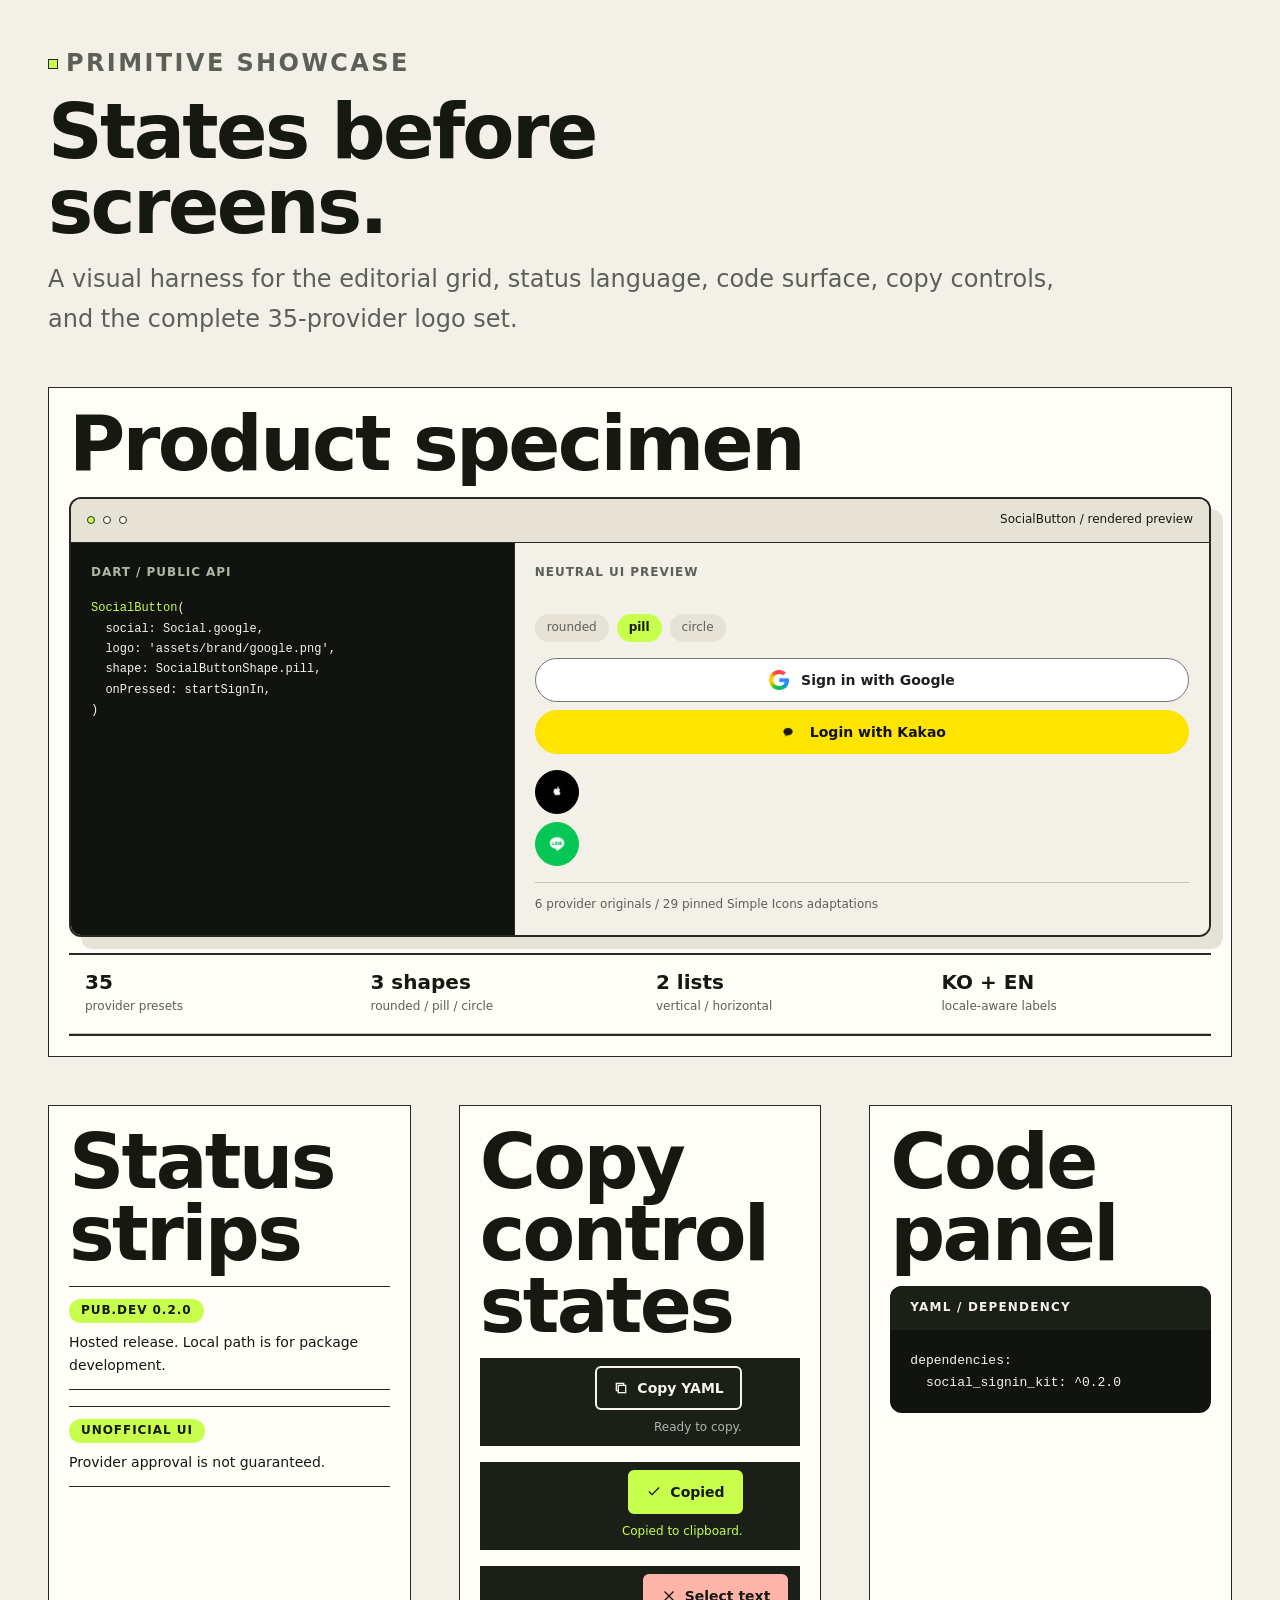
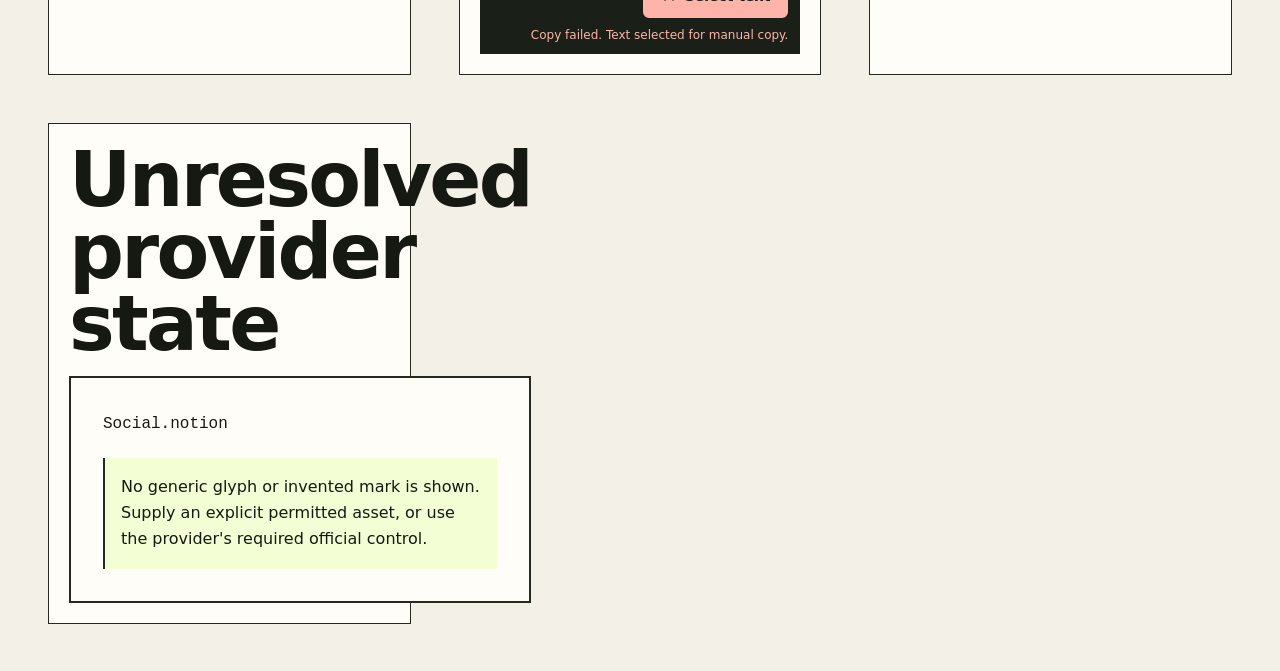
<file: landing/showcase.html>
<!doctype html>
<html lang="en">
  <head>
    <meta charset="utf-8" />
    <meta name="viewport" content="width=device-width, initial-scale=1" />
    <meta name="robots" content="noindex" />
    <title>Landing primitives — social_signin_kit</title>
    <link rel="stylesheet" href="styles.css" />
  </head>
  <body>
    <main class="page-grid showcase">
      <div class="page-grid__content">
        <header class="section-header">
          <p class="section-kicker">Primitive showcase</p>
          <h1>States before screens.</h1>
          <p>
            A visual harness for the editorial grid, status language, code
            surface, copy controls, and the complete 35-provider logo set.
          </p>
        </header>

        <div class="showcase-grid">
          <section
            class="showcase-card showcase-card--wide"
            aria-labelledby="showcase-product"
          >
            <h2 id="showcase-product">Product specimen</h2>
            <div class="product-specimen">
              <div class="product-specimen__chrome">
                <div class="product-specimen__dots" aria-hidden="true">
                  <span></span><span></span><span></span>
                </div>
                <span>SocialButton / rendered preview</span>
              </div>
              <div class="product-specimen__layout">
                <div class="specimen-code">
                  <p class="specimen-code__label">Dart / public API</p>
                  <pre><code><span class="token-accent">SocialButton</span>(
  social: Social.google,
  logo: 'assets/brand/google.png',
  shape: SocialButtonShape.pill,
  onPressed: startSignIn,
)</code></pre>
                </div>
                <div class="specimen-preview" aria-hidden="true">
                  <p class="specimen-preview__label">Neutral UI preview</p>
                  <div class="specimen-tabs" aria-label="Available shape examples">
                    <span class="specimen-tab">rounded</span>
                    <span class="specimen-tab specimen-tab--active">pill</span>
                    <span class="specimen-tab">circle</span>
                  </div>
                  <div class="specimen-list">
                    <div
                      class="specimen-button specimen-button--google specimen-button--pill"
                    >
                      <span class="specimen-logo" aria-hidden="true">
                        <img
                          src="../assets/social/google.png"
                          alt=""
                          width="24"
                          height="24"
                        />
                      </span>
                      <span>Sign in with Google</span>
                    </div>
                    <div
                      class="specimen-button specimen-button--kakao specimen-button--pill specimen-button--disabled"
                    >
                      <span class="specimen-logo" aria-hidden="true">
                        <img
                          src="../assets/social/kakao.png"
                          alt=""
                          width="24"
                          height="24"
                        />
                      </span>
                      <span>Login with Kakao</span>
                    </div>
                  </div>
                  <div class="specimen-list specimen-list--horizontal">
                    <div
                      class="specimen-button specimen-button--apple specimen-button--circle"
                    >
                      <span class="specimen-logo" aria-hidden="true">
                        <img
                          src="../assets/social/apple.png"
                          alt=""
                          width="24"
                          height="24"
                        />
                      </span>
                    </div>
                    <div
                      class="specimen-button specimen-button--line specimen-button--circle"
                    >
                      <span class="specimen-logo" aria-hidden="true">
                        <img
                          src="../assets/social/line.png"
                          alt=""
                          width="24"
                          height="24"
                        />
                      </span>
                    </div>
                  </div>
                  <p class="specimen-meta">
                    6 provider originals / 29 pinned Simple Icons adaptations
                  </p>
                </div>
              </div>
            </div>
            <div class="capability-rail">
              <div class="capability-rail__item">
                <span class="capability-rail__value">35</span>
                <span class="capability-rail__label">provider presets</span>
              </div>
              <div class="capability-rail__item">
                <span class="capability-rail__value">3 shapes</span>
                <span class="capability-rail__label">rounded / pill / circle</span>
              </div>
              <div class="capability-rail__item">
                <span class="capability-rail__value">2 lists</span>
                <span class="capability-rail__label">vertical / horizontal</span>
              </div>
              <div class="capability-rail__item">
                <span class="capability-rail__value">KO + EN</span>
                <span class="capability-rail__label">locale-aware labels</span>
              </div>
            </div>
          </section>

          <section class="showcase-card" aria-labelledby="showcase-status">
            <h2 id="showcase-status">Status strips</h2>
            <div class="status-strip">
              <span class="status-strip__label">pub.dev 0.2.0</span>
              <span>Hosted release. Local path is for package development.</span>
            </div>
            <div class="status-strip">
              <span class="status-strip__label">Unofficial UI</span>
              <span>Provider approval is not guaranteed.</span>
            </div>
          </section>

          <section class="showcase-card" aria-labelledby="showcase-controls">
            <h2 id="showcase-controls">Copy control states</h2>
            <div class="page-grid--ink code-panel__toolbar">
              <div class="copy-control">
                <button class="copy-button" type="button">
                  <svg viewBox="0 0 24 24" aria-hidden="true">
                    <rect x="8" y="8" width="11" height="11"></rect>
                    <path d="M16 8V5H5v11h3"></path>
                  </svg>
                  <span class="copy-button__label">Copy YAML</span>
                </button>
                <span class="copy-status">Ready to copy.</span>
              </div>
            </div>
            <div class="page-grid--ink code-panel__toolbar">
              <div class="copy-control">
                <button class="copy-button is-copied" type="button">
                  <svg viewBox="0 0 24 24" aria-hidden="true">
                    <path d="m5 12 4 4L19 6"></path>
                  </svg>
                  <span class="copy-button__label">Copied</span>
                </button>
                <span class="copy-status" data-state="success"
                  >Copied to clipboard.</span
                >
              </div>
            </div>
            <div class="page-grid--ink code-panel__toolbar">
              <div class="copy-control">
                <button class="copy-button is-failed" type="button">
                  <svg viewBox="0 0 24 24" aria-hidden="true">
                    <path d="M6 6l12 12M18 6 6 18"></path>
                  </svg>
                  <span class="copy-button__label">Select text</span>
                </button>
                <span class="copy-status" data-state="error"
                  >Copy failed. Text selected for manual copy.</span
                >
              </div>
            </div>
          </section>

          <section class="showcase-card" aria-labelledby="showcase-code">
            <h2 id="showcase-code">Code panel</h2>
            <div class="code-panel">
              <div class="code-panel__toolbar">
                <span class="code-panel__language">YAML / dependency</span>
              </div>
              <pre><code>dependencies:
  social_signin_kit: ^0.2.0</code></pre>
            </div>
          </section>

          <section class="showcase-card" aria-labelledby="showcase-preview">
            <h2 id="showcase-preview">Unresolved provider state</h2>
            <div class="preview-stage">
              <p><code>Social.notion</code></p>
              <p class="disclosure-note">
                No generic glyph or invented mark is shown. Supply an explicit
                permitted asset, or use the provider's required official
                control.
              </p>
            </div>
          </section>
        </div>
      </div>
    </main>
  </body>
</html>
</file>
<file: landing/styles.css>
:root {
  color-scheme: light;
  --color-paper: #f3f0e8;
  --color-sheet: #fffdf7;
  --color-soft: #e7e2d6;
  --color-code: #10130f;
  --color-code-raised: #1a1f18;
  --color-ink: #161812;
  --color-muted: #5c6055;
  --color-on-code: #f7f3e8;
  --color-code-muted: #aeb7a4;
  --color-rule: #26291f;
  --color-rule-soft: #c7c2b6;
  --color-accent: #c8ff4d;
  --color-accent-strong: #9dd51f;
  --color-success: #c8ff4d;
  --color-error: #ffb4a9;
  --color-focus: #7aa600;
  --provider-google-bg: #ffffff;
  --provider-google-fg: #1f1f1f;
  --provider-google-rule: #747775;
  --provider-apple-bg: #000000;
  --provider-apple-fg: #ffffff;
  --provider-kakao-bg: #fee500;
  --provider-naver-bg: #03a94d;
  --provider-line-bg: #06c755;
  --provider-dark-fg: #111111;
  --provider-light-fg: #ffffff;

  --font-editorial: system-ui, -apple-system, BlinkMacSystemFont, "Segoe UI",
    sans-serif;
  --font-korean-sans: var(--font-editorial);
  --font-technical: "SFMono-Regular", "Cascadia Code", "Roboto Mono", Consolas,
    monospace;
  --type-display: clamp(2.5rem, 6vw, 4.75rem);
  --type-h1: clamp(2.5rem, 6vw, 5.5rem);
  --type-h2: clamp(1.8rem, 3.5vw, 3rem);
  --type-h3: 1.25rem;
  --type-lead: clamp(1.125rem, 2vw, 1.5rem);
  --type-body: 1rem;
  --type-small: 0.875rem;
  --type-label: 0.75rem;
  --type-code: 0.8125rem;

  --space-1: 0.25rem;
  --space-2: 0.5rem;
  --space-3: 0.75rem;
  --space-4: 1rem;
  --space-5: 1.25rem;
  --space-6: 1.5rem;
  --space-8: 2rem;
  --space-10: 2.5rem;
  --space-12: 3rem;
  --space-16: 4rem;
  --space-20: 5rem;
  --space-24: 6rem;

  --layout-max: 80rem;
  --measure: 68ch;
  --gutter: clamp(var(--space-4), 4vw, var(--space-12));
  --rule-thin: 0.0625rem;
  --rule-strong: 0.125rem;
  --radius-none: 0;
  --radius-control: 0.375rem;
  --radius-button: 0.5rem;
  --radius-code: 0.75rem;
  --radius-circle: 50%;
  --radius-full: 999rem;
  --size-target: 2.75rem;
  --size-icon: 1rem;
  --size-logo-slot: 1.5rem;
  --size-circle-preview: 3rem;
  --size-specimen-dot: 0.5rem;
  --size-specimen-logo: 1.25rem;
  --size-specimen-circle: 2.75rem;
  --size-registration: 0.625rem;
  --size-focus-ring: 0.1875rem;
  --size-focus-offset: 0.1875rem;
  --size-code-max: 38rem;
  --size-copy-label: 5.5rem;
  --size-chooser-logo: 2rem;
  --size-preview-logo: 1.5rem;
  --size-capability-dot: 0.5rem;
  --size-compose-rail: 20rem;
  --motion-micro: 160ms;
  --motion-standard: 240ms;
  --motion-ease: cubic-bezier(0.22, 1, 0.36, 1);
  --motion-press: 0.0625rem;
  --motion-blur: 0.125rem;
  --motion-drag-scale: 0.98;
  --opacity-drag: 0.68;
  --layer-drag: 2;
  --shadow-specimen: 0.75rem 0.75rem 0 var(--color-soft);
}

*,
*::before,
*::after {
  box-sizing: border-box;
}

html {
  scroll-behavior: smooth;
  overflow-anchor: none;
}

body {
  margin: 0;
  background: var(--color-paper);
  color: var(--color-ink);
  font-family: var(--font-editorial);
  font-size: var(--type-body);
  line-height: 1.65;
  text-rendering: optimizeLegibility;
}

body[data-locale="ko"] {
  font-family: var(--font-korean-sans);
  word-break: keep-all;
}

body[data-locale="ko"] h1,
body[data-locale="ko"] h2,
body[data-locale="ko"] h3,
body[data-locale="ko"] .skip-link,
body[data-locale="ko"] .site-header__inner,
body[data-locale="ko"] .site-footer__inner,
body[data-locale="ko"] .eyebrow,
body[data-locale="ko"] .step-index,
body[data-locale="ko"] .section-kicker,
body[data-locale="ko"] .code-panel__language,
body[data-locale="ko"] .copy-status,
body[data-locale="ko"] .status-strip,
body[data-locale="ko"] .fact-list dt,
body[data-locale="ko"] .site-footer,
body[data-locale="ko"] .button-link,
body[data-locale="ko"] .copy-button,
body[data-locale="ko"] .hero-art__note,
body[data-locale="ko"] .social-preview {
  font-family: var(--font-korean-sans);
}

body[data-locale="ko"] code,
body[data-locale="ko"] pre {
  font-family: var(--font-technical);
}

body[data-locale="ko"] p code,
body[data-locale="ko"] dd code {
  overflow-wrap: anywhere;
  word-break: break-word;
}

body[data-locale="ko"] h1 {
  line-height: 0.98;
}

button,
a {
  touch-action: manipulation;
}

a {
  color: inherit;
  text-decoration-thickness: var(--rule-thin);
  text-underline-offset: var(--space-1);
}

a:hover {
  text-decoration-thickness: var(--rule-strong);
}

:focus-visible {
  outline: var(--size-focus-ring) solid var(--color-focus);
  outline-offset: var(--size-focus-offset);
}

::selection {
  background: var(--color-accent);
  color: var(--color-ink);
}

.skip-link {
  position: fixed;
  inset-block-start: var(--space-4);
  inset-inline-start: var(--space-4);
  z-index: 1;
  padding: var(--space-3) var(--space-4);
  background: var(--color-code);
  color: var(--color-on-code);
  font-family: var(--font-editorial);
  font-size: var(--type-small);
  transform: translateY(calc(-100% - var(--space-8)));
  transition: transform var(--motion-micro) var(--motion-ease);
}

.skip-link:focus {
  transform: translateY(0);
}

.page-grid {
  display: grid;
  grid-template-columns:
    minmax(var(--gutter), 1fr)
    minmax(0, var(--layout-max))
    minmax(var(--gutter), 1fr);
}

.page-grid__content {
  grid-column: 2;
  min-inline-size: 0;
}

.page-grid--ink {
  background: var(--color-code);
  color: var(--color-on-code);
}

.page-grid--sheet {
  background: var(--color-sheet);
}

.site-header {
  border-block-end: var(--rule-strong) solid var(--color-rule);
}

.site-header__inner,
.site-footer__inner {
  display: flex;
  align-items: center;
  justify-content: space-between;
  gap: var(--space-4);
  min-block-size: var(--space-16);
  font-family: var(--font-editorial);
  font-size: var(--type-small);
}

.wordmark {
  font-weight: 700;
  letter-spacing: -0.04em;
  text-decoration: none;
}

.site-nav {
  display: flex;
  flex-wrap: nowrap;
  gap: var(--space-2) var(--space-5);
}

.site-nav a {
  display: inline-flex;
  align-items: center;
  justify-content: center;
  min-block-size: var(--size-target);
  white-space: nowrap;
}

.site-nav a[aria-current="page"] {
  font-weight: 700;
  text-decoration-thickness: var(--rule-strong);
}

.site-nav .language-link {
  inline-size: calc(var(--space-24) + var(--space-2));
  min-block-size: var(--size-target);
  padding: var(--space-1) var(--space-3);
  border-radius: var(--radius-full);
  background: var(--color-accent);
  color: var(--color-ink);
  font-weight: 700;
  text-decoration: none;
}

.site-nav .language-link:hover {
  background: var(--color-accent-strong);
}

.i18n-size-paired {
  min-block-size: var(--i18n-min-block-size, 0);
}

.i18n-size-paired-inline {
  min-inline-size: var(--i18n-min-inline-size, 0);
}

.package-links {
  display: flex;
  flex-wrap: wrap;
  gap: var(--space-2);
}

.package-links > * {
  display: inline-flex;
  align-items: center;
  justify-content: center;
  min-block-size: var(--size-target);
  white-space: nowrap;
}

.hero {
  padding-block: var(--space-16) var(--space-20);
}

.doc-hero {
  padding-block: var(--space-16);
  border-block-end: var(--rule-thin) solid var(--color-rule-soft);
}

.doc-hero__inner {
  display: grid;
  gap: var(--space-5);
}

.doc-hero h1 {
  max-inline-size: 14ch;
}

.hero__grid,
.install-grid,
.usage-grid,
.prompt-grid,
.showcase-grid {
  display: grid;
  gap: var(--space-12);
  min-inline-size: 0;
}

.hero__grid {
  grid-template-areas:
    "copy"
    "specimen"
    "status";
}

.hero__copy,
.step-copy {
  display: grid;
  align-content: start;
  gap: var(--space-5);
}

.hero__copy {
  grid-area: copy;
}

.hero__specimen {
  grid-area: specimen;
}

.eyebrow,
.step-index,
.section-kicker,
.code-panel__language,
.copy-status,
.status-strip,
.fact-list dt,
.site-footer {
  font-family: var(--font-editorial);
}

.eyebrow,
.step-index,
.section-kicker,
.code-panel__language,
.fact-list dt {
  font-size: var(--type-label);
  font-weight: 700;
  letter-spacing: 0.1em;
  line-height: 1.3;
  text-transform: uppercase;
}

.eyebrow,
.section-kicker {
  display: inline-flex;
  align-items: center;
  gap: var(--space-2);
  margin: 0;
}

.eyebrow::before,
.section-kicker::before {
  inline-size: var(--size-registration);
  block-size: var(--size-registration);
  background: var(--color-accent);
  border: var(--rule-thin) solid var(--color-rule);
  content: "";
}

h1,
h2,
h3,
p {
  margin: 0;
}

h1,
h2,
h3 {
  font-family: var(--font-editorial);
  letter-spacing: -0.035em;
}

h1 {
  max-inline-size: 12ch;
  font-size: var(--type-display);
  line-height: 0.98;
}

h2 {
  max-inline-size: 14ch;
  font-size: var(--type-h1);
  line-height: 0.94;
}

h3 {
  font-size: var(--type-h3);
  line-height: 1.2;
}

.hero__lead {
  max-inline-size: 44ch;
  color: var(--color-muted);
  font-size: var(--type-lead);
  line-height: 1.5;
}

.hero__actions,
.cluster,
.status-strip,
.code-panel__toolbar,
.copy-control {
  display: flex;
  flex-wrap: wrap;
  align-items: center;
}

.hero__actions,
.cluster {
  gap: var(--space-3);
}

.hero__status-grid {
  display: grid;
  grid-area: status;
  gap: var(--space-2);
}

.hero__capabilities {
  margin-block-start: var(--space-12);
}

.status-strip {
  gap: var(--space-2);
  padding-block: var(--space-3);
  border-block: var(--rule-thin) solid var(--color-rule);
  font-size: var(--type-small);
}

.status-strip__label {
  display: inline-flex;
  align-items: center;
  min-block-size: var(--space-6);
  padding-inline: var(--space-3);
  border-radius: var(--radius-full);
  background: var(--color-accent);
  color: var(--color-ink);
  font-size: var(--type-label);
  font-weight: 700;
  letter-spacing: 0.08em;
  text-transform: uppercase;
}

.button-link,
.copy-button {
  display: inline-flex;
  align-items: center;
  justify-content: center;
  min-block-size: var(--size-target);
  border: var(--rule-strong) solid var(--color-rule);
  border-radius: var(--radius-control);
  font-family: var(--font-editorial);
  font-size: var(--type-small);
  font-weight: 700;
  line-height: 1;
  text-decoration: none;
  cursor: pointer;
  transition:
    transform var(--motion-micro) var(--motion-ease),
    background-color var(--motion-micro) var(--motion-ease),
    color var(--motion-micro) var(--motion-ease),
    filter var(--motion-micro) var(--motion-ease);
}

.button-link {
  padding-inline: var(--space-5);
  background: var(--color-code);
  color: var(--color-on-code);
}

.button-link--secondary {
  background: transparent;
  color: var(--color-ink);
}

.button-link:hover,
.button-link--secondary:hover,
.copy-button:hover {
  background: var(--color-accent);
  color: var(--color-ink);
}

.button-link:active,
.copy-button:active {
  transform: translateY(var(--motion-press));
}

.hero-art {
  position: relative;
  display: grid;
  align-content: end;
  min-block-size: 32rem;
  padding: var(--space-6);
  overflow: hidden;
  border: var(--rule-strong) solid var(--color-rule);
  background:
    linear-gradient(
      to right,
      transparent calc(50% - var(--rule-thin)),
      var(--color-rule-soft) calc(50% - var(--rule-thin)),
      var(--color-rule-soft) calc(50% + var(--rule-thin)),
      transparent calc(50% + var(--rule-thin))
    ),
    var(--color-sheet);
}

.hero-art::before,
.hero-art::after {
  position: absolute;
  border: var(--rule-strong) solid var(--color-rule);
  content: "";
}

.hero-art::before {
  inset: var(--space-8) var(--space-8) auto auto;
  inline-size: 42%;
  aspect-ratio: 1;
  border-radius: var(--radius-circle);
  background: var(--color-accent);
}

.hero-art::after {
  inset: auto auto var(--space-12) var(--space-8);
  inline-size: 56%;
  block-size: 38%;
  background: var(--color-code);
}

.hero-art__note {
  position: relative;
  z-index: 1;
  max-inline-size: 25ch;
  margin-inline-start: auto;
  padding: var(--space-4);
  border: var(--rule-thin) solid var(--color-rule);
  background: var(--color-paper);
  font-family: var(--font-editorial);
  font-size: var(--type-small);
}

.section {
  padding-block: var(--space-20);
  border-block-end: var(--rule-thin) solid var(--color-rule-soft);
}

.section-header {
  display: grid;
  gap: var(--space-4);
  margin-block-end: var(--space-12);
}

.definition-grid,
.evidence-split,
.arrangement-grid,
.arrangement-output {
  display: grid;
  gap: var(--space-4);
}

.definition-grid {
  grid-template-columns: repeat(
    auto-fit,
    minmax(min(16rem, 100%), 1fr)
  );
  margin: 0;
  border-block-start: var(--rule-strong) solid var(--color-rule);
}

.definition-grid div {
  display: grid;
  align-content: start;
  gap: var(--space-3);
  padding-block: var(--space-5);
  border-block-end: var(--rule-thin) solid var(--color-rule-soft);
}

.definition-grid dt,
.definition-grid dd {
  margin: 0;
}

.definition-grid dt {
  font-family: var(--font-editorial);
  font-size: var(--type-small);
  font-weight: 700;
}

.evidence-split {
  align-items: start;
}

.evidence-split .section-header {
  margin-block-end: var(--space-4);
}

.evidence-card {
  display: grid;
  align-content: start;
  gap: var(--space-3);
  min-block-size: 100%;
  padding: var(--space-6);
  border: var(--rule-thin) solid var(--color-rule);
  background: var(--color-sheet);
}

.evidence-card--official {
  background: var(--color-soft);
}

.evidence-card__label {
  font-family: var(--font-editorial);
  font-size: var(--type-label);
  font-weight: 700;
  letter-spacing: 0.08em;
  text-transform: uppercase;
}

.arrangement-grid {
  grid-template-columns: repeat(
    auto-fit,
    minmax(min(15rem, 100%), 1fr)
  );
}

.arrangement-card {
  display: grid;
  align-content: start;
  gap: var(--space-3);
  min-inline-size: 0;
  min-block-size: 100%;
  padding: var(--space-5);
  border: var(--rule-thin) solid var(--color-rule);
  border-radius: var(--radius-none);
  background: var(--color-paper);
  color: var(--color-ink);
  font: inherit;
  text-align: start;
  cursor: pointer;
  transition:
    transform var(--motion-micro) var(--motion-ease),
    background-color var(--motion-micro) var(--motion-ease);
}

.arrangement-card:hover {
  background: var(--color-soft);
}

.arrangement-card:active {
  transform: translateY(var(--motion-press));
}

.arrangement-card.is-selected {
  background: var(--color-accent);
}

.arrangement-card__index {
  font-family: var(--font-editorial);
  font-size: var(--type-label);
  font-weight: 700;
}

.arrangement-preview {
  display: grid;
  gap: var(--space-2);
  margin-block-start: var(--space-3);
  padding-block-start: var(--space-3);
  border-block-start: var(--rule-thin) solid var(--color-rule);
}

.arrangement-preview > span {
  display: block;
  block-size: var(--space-5);
  border: var(--rule-thin) solid var(--color-rule);
  border-radius: var(--radius-button);
  background: var(--color-sheet);
}

.arrangement-preview--pill > span {
  border-radius: var(--radius-full);
}

.arrangement-preview--horizontal {
  display: flex;
  flex-wrap: wrap;
}

.arrangement-preview--horizontal > span,
.arrangement-preview--mixed > span:last-child {
  inline-size: var(--space-8);
  block-size: var(--space-8);
  border-radius: var(--radius-circle);
}

.arrangement-output {
  margin-block-start: var(--space-8);
}

.arrangement-output__copy {
  display: grid;
  align-content: start;
  gap: var(--space-4);
}

.selected-arrangement-preview {
  padding: var(--space-5);
  border: var(--rule-strong) solid var(--color-rule);
  background: var(--color-paper);
}

.selected-arrangement-list {
  display: grid;
  gap: var(--space-2);
}

.selected-arrangement-list--horizontal {
  display: flex;
  flex-wrap: wrap;
}

.section-header p {
  max-inline-size: var(--measure);
  color: var(--color-muted);
  font-size: var(--type-lead);
}

.page-grid--ink .section-header p,
.page-grid--ink .step-index {
  color: var(--color-code-muted);
}

.step-index {
  color: var(--color-muted);
}

.step-copy > p {
  max-inline-size: var(--measure);
}

body[data-page="getting"] .step-copy h2 {
  min-inline-size: 0;
  max-inline-size: 100%;
  overflow-wrap: anywhere;
  font-size: var(--type-h2);
  line-height: 1.08;
}

.disclosure-note {
  max-inline-size: var(--measure);
  padding: var(--space-4);
  border-inline-start: var(--rule-strong) solid var(--color-rule);
  background: color-mix(in srgb, var(--color-accent) 20%, transparent);
}

.page-grid--ink .disclosure-note {
  border-inline-start-color: var(--color-code-muted);
}

.code-panel {
  min-inline-size: 0;
  overflow: hidden;
  border-radius: var(--radius-code);
  background: var(--color-code);
  color: var(--color-on-code);
}

.code-panel__toolbar {
  justify-content: space-between;
  gap: var(--space-3);
  min-block-size: var(--size-target);
  padding: var(--space-2) var(--space-3) var(--space-2) var(--space-5);
  background: var(--color-code-raised);
}

.code-panel pre {
  max-block-size: var(--size-code-max);
  margin: 0;
  padding: var(--space-5);
  overflow: auto;
  overscroll-behavior: contain;
  font-family: var(--font-technical);
  font-size: var(--type-code);
  line-height: 1.65;
  tab-size: 2;
}

.code-panel code {
  font: inherit;
  white-space: pre;
}

.code-panel code.is-selected {
  background: color-mix(in srgb, var(--color-error) 20%, transparent);
}

.code-panel--prompt pre {
  max-block-size: none;
}

.copy-control {
  justify-content: flex-end;
  gap: var(--space-2);
}

.copy-button {
  gap: var(--space-2);
  padding-inline: var(--space-4);
  border-color: var(--color-on-code);
  background: transparent;
  color: var(--color-on-code);
}

.copy-button svg {
  inline-size: var(--size-icon);
  block-size: var(--size-icon);
  fill: none;
  stroke: currentColor;
  stroke-linecap: square;
  stroke-linejoin: miter;
  stroke-width: var(--rule-strong);
}

.copy-button__label {
  inline-size: auto;
  white-space: nowrap;
  text-align: start;
  transition:
    opacity var(--motion-micro) var(--motion-ease),
    filter var(--motion-micro) var(--motion-ease);
}

.copy-button.is-swapping .copy-button__label {
  filter: blur(var(--motion-blur));
  opacity: 0;
}

.copy-button.is-copied {
  border-color: var(--color-success);
  background: var(--color-success);
  color: var(--color-ink);
}

.copy-button.is-failed {
  border-color: var(--color-error);
  background: var(--color-error);
  color: var(--color-ink);
}

.copy-status {
  flex-basis: 100%;
  min-block-size: 1.5em;
  color: var(--color-code-muted);
  font-size: var(--type-label);
  text-align: end;
}

.copy-status[data-state="success"] {
  color: var(--color-success);
}

.copy-status[data-state="error"] {
  color: var(--color-error);
}

.fact-list {
  display: grid;
  grid-template-columns: minmax(0, 1fr);
  gap: 0;
  margin: 0;
  border-block-start: var(--rule-strong) solid var(--color-rule);
}

.fact-list div {
  display: grid;
  grid-template-columns: minmax(8rem, 0.35fr) minmax(0, 1fr);
  gap: var(--space-4);
  padding-block: var(--space-4);
  border-block-end: var(--rule-thin) solid var(--color-rule-soft);
}

.fact-list dt,
.fact-list dd {
  margin: 0;
}

.fact-list dd {
  overflow-wrap: anywhere;
}

.preview-stage {
  display: grid;
  gap: var(--space-5);
  padding: var(--space-8);
  border: var(--rule-strong) solid var(--color-rule);
  background: var(--color-sheet);
}

.social-preview {
  display: inline-flex;
  align-items: center;
  justify-content: center;
  gap: var(--space-2);
  min-block-size: var(--size-circle-preview);
  padding-inline: var(--space-4);
  border: var(--rule-thin) solid var(--color-muted);
  border-radius: var(--radius-control);
  background: var(--color-sheet);
  color: var(--color-ink);
  font-family: var(--font-editorial);
  font-size: var(--type-small);
  font-weight: 700;
}

.social-preview--circle {
  inline-size: var(--size-circle-preview);
  padding: 0;
  border-radius: var(--radius-circle);
}

.demo-glyph {
  position: relative;
  inline-size: var(--size-logo-slot);
  block-size: var(--size-logo-slot);
  border: var(--rule-thin) solid currentColor;
  border-radius: var(--radius-circle);
}

.demo-glyph::before,
.demo-glyph::after {
  position: absolute;
  inset-inline: 25%;
  border: var(--rule-thin) solid currentColor;
  content: "";
}

.demo-glyph::before {
  inset-block-start: 18%;
  aspect-ratio: 1;
  border-radius: var(--radius-circle);
}

.demo-glyph::after {
  inset-block-end: 15%;
  block-size: 24%;
  border-radius: var(--radius-full) var(--radius-full) var(--radius-none)
    var(--radius-none);
}

.site-footer {
  padding-block: var(--space-10);
  color: var(--color-code-muted);
  font-size: var(--type-small);
}

.site-footer a {
  color: var(--color-on-code);
}

.next-step {
  padding-block: var(--space-12);
}

.next-step__inner {
  display: flex;
  flex-wrap: wrap;
  align-items: center;
  justify-content: space-between;
  gap: var(--space-6);
}

.next-step .section-kicker {
  color: var(--color-code-muted);
}

.next-step h2 {
  margin-block-start: var(--space-3);
  font-size: var(--type-h2);
}

.next-step .button-link {
  border-color: var(--color-on-code);
}

.provider-list {
  display: grid;
  gap: var(--space-8);
}

.provider-index {
  display: flex;
  flex-wrap: wrap;
  gap: var(--space-2);
}

.provider-index a {
  display: inline-flex;
  align-items: center;
  min-block-size: var(--size-target);
  padding-inline: var(--space-3);
  border: var(--rule-thin) solid var(--color-rule);
  border-radius: var(--radius-full);
  background: var(--color-sheet);
  text-decoration: none;
}

.provider-index a:hover {
  background: var(--color-accent);
}

.provider-language-note {
  max-inline-size: var(--measure);
  margin-block-start: var(--space-4);
  color: var(--color-muted);
}

.provider-detail {
  scroll-margin-block-start: var(--space-16);
}

.provider-detail > summary {
  display: flex;
  flex-wrap: wrap;
  align-items: center;
  justify-content: space-between;
  gap: var(--space-4);
  min-block-size: var(--size-target);
  cursor: pointer;
  list-style-position: inside;
}

.provider-detail > summary strong {
  display: block;
  margin-block-start: var(--space-1);
  font-family: var(--font-editorial);
  font-size: var(--type-h3);
  line-height: 1.2;
}

body[data-locale="ko"] .provider-detail > summary strong {
  font-family: var(--font-korean-sans);
}

.provider-detail__body {
  display: grid;
  gap: var(--space-3);
  padding-block-start: var(--space-5);
}

.provider-detail__body h4 {
  margin: var(--space-4) 0 0;
  font-size: var(--type-body);
}

.provider-detail__body ul {
  margin: 0;
  padding-inline-start: var(--space-6);
}

.provider-detail__body blockquote {
  margin: 0;
  padding-inline-start: var(--space-4);
  border-inline-start: var(--rule-strong) solid var(--color-rule);
}

.provider-practical {
  padding: var(--space-4);
  background: color-mix(in srgb, var(--color-accent) 20%, transparent);
}

.provider-accessed {
  color: var(--color-muted);
  font-family: var(--font-editorial);
  font-size: var(--type-small);
}

.provider-detail {
  display: grid;
  gap: var(--space-5);
  padding-block: var(--space-6);
  border-block-start: var(--rule-strong) solid var(--color-rule);
}

.provider-detail > header {
  display: flex;
  flex-wrap: wrap;
  align-items: start;
  justify-content: space-between;
  gap: var(--space-4);
}

.provider-detail__id,
.evidence-badge,
.provider-catalog {
  font-family: var(--font-editorial);
}

.provider-detail__id,
.evidence-badge {
  font-size: var(--type-label);
  font-weight: 700;
  letter-spacing: 0.08em;
  text-transform: uppercase;
}

.provider-detail dl {
  display: grid;
  gap: 0;
  margin: 0;
}

.provider-detail dl div {
  display: grid;
  gap: var(--space-2);
  padding-block: var(--space-4);
  border-block-end: var(--rule-thin) solid var(--color-rule-soft);
}

.provider-detail dt,
.provider-detail dd {
  margin: 0;
}

.provider-detail dt {
  font-weight: 700;
}

.provider-detail dd {
  overflow-wrap: anywhere;
}

.evidence-badge {
  display: inline-flex;
  align-items: center;
  min-block-size: var(--space-8);
  padding-inline: var(--space-3);
  border-radius: var(--radius-full);
  background: var(--color-accent);
}

.evidence-badge--quiet {
  background: var(--color-soft);
  color: var(--color-muted);
}

.provider-catalog {
  padding: var(--space-6);
  border: var(--rule-thin) solid var(--color-rule);
  background: var(--color-sheet);
  overflow-wrap: anywhere;
}

.provider-catalog p + p {
  margin-block-start: var(--space-3);
}

.showcase {
  padding-block: var(--space-12);
}

.showcase-grid {
  grid-template-columns: repeat(
    auto-fit,
    minmax(min(18rem, 100%), 1fr)
  );
}

.showcase-card {
  display: grid;
  align-content: start;
  gap: var(--space-4);
  padding: var(--space-5);
  border: var(--rule-thin) solid var(--color-rule);
  background: var(--color-sheet);
}

.showcase-card--wide {
  grid-column: 1 / -1;
}

.product-specimen {
  min-inline-size: 0;
  overflow: hidden;
  border: var(--rule-strong) solid var(--color-rule);
  border-radius: var(--radius-code);
  background: var(--color-sheet);
  box-shadow: var(--shadow-specimen);
}

.product-specimen__chrome {
  display: flex;
  align-items: center;
  justify-content: space-between;
  gap: var(--space-4);
  min-block-size: var(--size-target);
  padding-inline: var(--space-4);
  border-block-end: var(--rule-thin) solid var(--color-rule);
  background: var(--color-soft);
  font-family: var(--font-editorial);
  font-size: var(--type-label);
}

.product-specimen__dots,
.specimen-tabs,
.specimen-list--horizontal {
  display: flex;
  align-items: center;
}

.product-specimen__dots {
  gap: var(--space-2);
}

.product-specimen__dots span {
  inline-size: var(--size-specimen-dot);
  block-size: var(--size-specimen-dot);
  border: var(--rule-thin) solid var(--color-rule);
  border-radius: var(--radius-circle);
  background: var(--color-sheet);
}

.product-specimen__dots span:first-child {
  background: var(--color-accent);
}

.product-specimen__layout {
  display: grid;
  min-inline-size: 0;
}

.specimen-code {
  min-inline-size: 0;
  padding: var(--space-5);
  background: var(--color-code);
  color: var(--color-on-code);
}

.specimen-code__label,
.specimen-preview__label,
.specimen-tabs,
.specimen-meta,
.capability-rail {
  font-family: var(--font-editorial);
}

.specimen-code__label,
.specimen-preview__label {
  margin-block-end: var(--space-4);
  color: var(--color-code-muted);
  font-size: var(--type-label);
  font-weight: 700;
  letter-spacing: 0.08em;
  text-transform: uppercase;
}

.specimen-code pre {
  margin: 0;
  overflow: auto;
  font-family: var(--font-technical);
  font-size: var(--type-label);
  line-height: 1.7;
}

.specimen-code .token-accent {
  color: var(--color-accent);
}

.specimen-preview {
  display: grid;
  align-content: start;
  gap: var(--space-4);
  min-inline-size: 0;
  padding: var(--space-5);
  background: var(--color-paper);
}

.specimen-preview__label {
  color: var(--color-muted);
}

.specimen-tabs {
  flex-wrap: wrap;
  gap: var(--space-2);
}

.specimen-tab {
  padding: var(--space-1) var(--space-3);
  border-radius: var(--radius-full);
  background: var(--color-soft);
  color: var(--color-muted);
  font-size: var(--type-label);
}

.specimen-tab--active {
  background: var(--color-accent);
  color: var(--color-ink);
  font-weight: 700;
}

.specimen-list {
  display: grid;
  gap: var(--space-2);
}

.specimen-list--horizontal {
  flex-wrap: wrap;
  gap: var(--space-2);
}

.specimen-button {
  display: inline-flex;
  align-items: center;
  justify-content: center;
  gap: var(--space-3);
  min-block-size: var(--size-target);
  padding-inline: var(--space-4);
  border: var(--rule-thin) solid var(--color-rule);
  border-radius: var(--radius-button);
  background: var(--color-sheet);
  color: var(--color-ink);
  font-family: var(--font-korean-sans);
  font-size: var(--type-small);
  font-weight: 700;
  line-height: 1.2;
}

.specimen-button--pill {
  border-radius: var(--radius-full);
}

.specimen-button--circle {
  inline-size: var(--size-specimen-circle);
  min-block-size: var(--size-specimen-circle);
  padding: 0;
  border-radius: var(--radius-circle);
}

.specimen-button--disabled {
  color: var(--color-muted);
  background: var(--color-soft);
}

.specimen-logo {
  display: grid;
  inline-size: var(--size-specimen-logo);
  block-size: var(--size-specimen-logo);
  place-items: center;
}

.specimen-logo img {
  display: block;
  inline-size: 100%;
  block-size: 100%;
  object-fit: contain;
}

.specimen-button--google {
  border-color: var(--provider-google-rule);
  background: var(--provider-google-bg);
  color: var(--provider-google-fg);
}

.specimen-button--apple {
  border-color: var(--provider-apple-bg);
  background: var(--provider-apple-bg);
  color: var(--provider-apple-fg);
}

.specimen-button--kakao {
  border-color: var(--provider-kakao-bg);
  background: var(--provider-kakao-bg);
  color: var(--provider-dark-fg);
}

.specimen-button--naver {
  border-color: var(--provider-naver-bg);
  background: var(--provider-naver-bg);
  color: var(--provider-dark-fg);
}

.specimen-button--line {
  border-color: var(--provider-line-bg);
  background: var(--provider-line-bg);
  color: var(--provider-dark-fg);
}

.specimen-button--large {
  min-block-size: calc(var(--size-specimen-circle) + var(--space-3));
}

.specimen-meta {
  padding-block-start: var(--space-3);
  border-block-start: var(--rule-thin) solid var(--color-rule-soft);
  color: var(--color-muted);
  font-size: var(--type-label);
  overflow-wrap: anywhere;
}

.capability-rail {
  display: grid;
  grid-template-columns: repeat(
    auto-fit,
    minmax(min(12rem, 100%), 1fr)
  );
  border-block: var(--rule-strong) solid var(--color-rule);
}

.capability-rail__item {
  display: grid;
  gap: var(--space-1);
  padding: var(--space-4);
  border-block-end: var(--rule-thin) solid var(--color-rule-soft);
}

.capability-rail__value {
  font-family: var(--font-editorial);
  font-size: var(--type-h3);
  font-weight: 700;
  line-height: 1.1;
}

body[data-locale="ko"] .capability-rail__value {
  font-family: var(--font-korean-sans);
}

.capability-rail__label {
  color: var(--color-muted);
  font-size: var(--type-label);
}

.visually-hidden {
  position: absolute;
  inline-size: var(--rule-thin);
  block-size: var(--rule-thin);
  padding: 0;
  overflow: hidden;
  clip: rect(0 0 0 0);
  white-space: nowrap;
  border: 0;
}

.chooser-hero {
  padding-block: var(--space-16) var(--space-12);
  border-block-end: var(--rule-strong) solid var(--color-rule);
}

.chooser-hero__grid,
.chooser-hero__copy,
.chooser-stack,
.chooser-step,
.chooser-step__header,
.compose-controls,
.export-panel,
.export-panel__copy {
  display: grid;
}

.chooser-hero__grid {
  grid-template-areas:
    "copy"
    "proof"
    "status";
  gap: var(--space-8);
}

.chooser-hero__copy {
  grid-area: copy;
  gap: var(--space-5);
}

.chooser-hero__copy h1 {
  max-inline-size: 11ch;
}

.chooser-hero__proof {
  display: flex;
  grid-area: proof;
  flex-wrap: wrap;
  align-content: start;
  gap: var(--space-2);
}

.chooser-hero__proof span {
  padding: var(--space-2) var(--space-3);
  border: var(--rule-thin) solid var(--color-rule);
  border-radius: var(--radius-full);
  background: var(--color-sheet);
  font-family: var(--font-editorial);
  font-size: var(--type-label);
  font-weight: 700;
}

.chooser-hero__proof span:first-child {
  background: var(--color-accent);
}

.chooser-hero__status {
  grid-area: status;
}

.chooser-workspace {
  padding-block: var(--space-16);
}

.chooser-stack {
  gap: var(--space-20);
}

.chooser-step {
  gap: var(--space-8);
}

.chooser-step + .chooser-step {
  padding-block-start: var(--space-16);
  border-block-start: var(--rule-strong) solid var(--color-rule);
}

.chooser-step__header {
  gap: var(--space-4);
  max-inline-size: var(--measure);
}

.chooser-step__header h2 {
  max-inline-size: 16ch;
  font-size: var(--type-h2);
  line-height: 1.02;
}

.chooser-step__header > p:not(.step-index, .catalog-status) {
  color: var(--color-muted);
  font-size: var(--type-lead);
  line-height: 1.5;
}

.catalog-status,
.selection-status,
.empty-feedback,
.export-status {
  min-block-size: var(--space-6);
  font-family: var(--font-editorial);
  font-size: var(--type-small);
  font-weight: 700;
}

.catalog-status[data-state="error"],
.empty-feedback {
  padding: var(--space-3) var(--space-4);
  background: var(--color-error);
  color: var(--color-ink);
}

.provider-choice-grid {
  display: grid;
  grid-template-columns: repeat(
    auto-fit,
    minmax(min(13rem, 100%), 1fr)
  );
  gap: var(--space-2);
}

.provider-choice {
  position: relative;
  display: grid;
  grid-template-columns: auto auto minmax(0, 1fr);
  align-items: center;
  gap: var(--space-3);
  min-block-size: calc(var(--size-target) + var(--space-4));
  padding: var(--space-3);
  border: var(--rule-thin) solid var(--color-rule-soft);
  background: var(--color-paper);
  cursor: pointer;
  transition:
    transform var(--motion-micro) var(--motion-ease),
    background-color var(--motion-micro) var(--motion-ease);
}

.provider-choice:hover {
  background: var(--color-soft);
}

.provider-choice:active {
  transform: translateY(var(--motion-press));
}

.provider-choice:has(input:checked) {
  background: var(--color-accent);
}

.provider-choice:has(input:focus-visible) {
  outline: var(--size-focus-ring) solid var(--color-focus);
  outline-offset: var(--size-focus-offset);
}

.provider-choice input {
  inline-size: var(--space-5);
  block-size: var(--space-5);
  margin: 0;
  accent-color: var(--color-ink);
}

.provider-choice__logo {
  display: grid;
  place-items: center;
  border: var(--rule-thin) solid
    color-mix(in srgb, var(--provider-foreground) 35%, transparent);
  background: var(--provider-background);
  color: var(--provider-foreground);
}

.provider-choice__logo {
  inline-size: var(--size-chooser-logo);
  block-size: var(--size-chooser-logo);
}

.provider-choice__logo img,
.generated-button__logo img {
  display: block;
  inline-size: 100%;
  block-size: 100%;
  object-fit: contain;
}

.provider-choice__identity {
  display: grid;
  min-inline-size: 0;
  line-height: 1.2;
}

.provider-choice__identity strong {
  overflow-wrap: anywhere;
}

.provider-choice__identity code {
  overflow: hidden;
  color: var(--color-muted);
  font-size: var(--type-label);
  text-overflow: ellipsis;
  white-space: nowrap;
}

.provider-choice__identity small {
  color: var(--color-muted);
  font-family: var(--font-editorial);
  font-size: var(--type-label);
}

.provider-choice__check {
  display: none;
  opacity: 0;
  font-family: var(--font-editorial);
  font-weight: 700;
}

.provider-choice:has(input:checked) .provider-choice__check {
  opacity: 1;
}

.compose-grid,
.handoff-grid {
  display: grid;
  gap: var(--space-6);
}

.compose-controls,
.preview-card {
  align-content: start;
  gap: var(--space-5);
}

.compose-grid {
  grid-template-areas:
    "preview"
    "controls"
    "providers";
  align-items: start;
  gap: var(--space-8);
}

.compose-controls {
  grid-area: controls;
  padding: var(--space-5);
  border: var(--rule-thin) solid var(--color-rule);
  background: var(--color-paper);
}

.provider-picker {
  display: grid;
  grid-area: providers;
  gap: var(--space-4);
  min-inline-size: 0;
}

.segment-fieldset {
  display: grid;
  gap: var(--space-3);
  min-inline-size: 0;
  margin: 0;
  padding: 0;
  border: 0;
}

.segment-fieldset legend {
  margin-block-end: var(--space-3);
  font-family: var(--font-editorial);
  font-size: var(--type-label);
  font-weight: 700;
  letter-spacing: 0.08em;
  text-transform: uppercase;
}

.segment-control {
  display: flex;
  flex-wrap: wrap;
  gap: var(--space-2);
}

.segment-control label {
  cursor: pointer;
}

.segment-control label:has(input:disabled) {
  cursor: not-allowed;
}

.segment-control input {
  position: absolute;
  opacity: 0;
  pointer-events: none;
}

.segment-control span {
  display: inline-flex;
  align-items: center;
  min-block-size: var(--size-target);
  padding-inline: var(--space-4);
  border: var(--rule-thin) solid var(--color-rule);
  border-radius: var(--radius-full);
  background: var(--color-paper);
  font-family: var(--font-editorial);
  font-size: var(--type-small);
  font-weight: 700;
  transition:
    transform var(--motion-micro) var(--motion-ease),
    background-color var(--motion-micro) var(--motion-ease);
}

.segment-control label:hover span {
  background: var(--color-soft);
}

.segment-control input:checked + span {
  background: var(--color-accent);
}

.segment-control input:disabled + span {
  border-color: var(--color-rule-soft);
  background: var(--color-soft);
  color: var(--color-muted);
  text-decoration: line-through;
  cursor: not-allowed;
  opacity: 0.72;
}

.segment-control input:focus-visible + span {
  outline: var(--size-focus-ring) solid var(--color-focus);
  outline-offset: var(--size-focus-offset);
}

.segment-control label:active span {
  transform: translateY(var(--motion-press));
}

.segment-control label:has(input:disabled):active span {
  transform: none;
}

.capability-guidance {
  display: grid;
  gap: var(--space-2);
  min-inline-size: 0;
  color: var(--color-muted);
  font-size: var(--type-label);
}

.capability-summary {
  color: var(--color-ink);
  font-weight: 700;
}

.capability-details {
  border-block-start: var(--rule-thin) solid var(--color-rule-soft);
}

.capability-details summary {
  display: flex;
  align-items: center;
  min-block-size: var(--size-target);
  cursor: pointer;
}

.capability-details .capability-list {
  padding-block-end: var(--space-2);
}

.capability-list {
  display: grid;
  gap: var(--space-2);
  margin: 0;
  padding: 0;
  list-style: none;
}

.capability-list li {
  display: grid;
  grid-template-columns: var(--size-capability-dot) minmax(0, 1fr);
  gap: var(--space-2);
  align-items: start;
}

.capability-list li::before {
  inline-size: var(--size-capability-dot);
  block-size: var(--size-capability-dot);
  margin-block-start: var(--space-1);
  border: var(--rule-thin) solid var(--color-rule);
  border-radius: var(--radius-circle);
  background: var(--color-accent);
  content: "";
}

.capability-list li[data-capability-state="restricted"]::before {
  background: var(--color-error);
}

.capability-list li[data-capability-state="unverified"]::before,
.capability-list li[data-capability-state="mixed"]::before {
  background: var(--color-soft);
}

.capability-fallback {
  padding: var(--space-3);
  border: var(--rule-thin) solid var(--color-rule);
  background: var(--color-accent);
  color: var(--color-ink);
  font-weight: 700;
}

.panel-heading {
  display: flex;
  align-items: start;
  justify-content: space-between;
  gap: var(--space-4);
}

.panel-heading > span {
  color: var(--color-muted);
  font-family: var(--font-editorial);
  font-size: var(--type-label);
}

.export-actions {
  display: flex;
  flex-wrap: wrap;
  gap: var(--space-2);
}

.preview-card__hint {
  color: var(--color-muted);
  font-size: var(--type-small);
}

.preview-card__content {
  display: grid;
  gap: var(--space-6);
  min-inline-size: 0;
}

.preview-toggle {
  display: none;
}

.preview-card {
  display: grid;
  align-content: start;
  gap: var(--space-6);
  min-inline-size: 0;
  padding: var(--space-6);
  border: var(--rule-strong) solid var(--color-rule);
  background: var(--color-paper);
  box-shadow: var(--shadow-specimen);
  grid-area: preview;
}

.panel-heading > div {
  display: grid;
  gap: var(--space-2);
}

.chooser-preview {
  position: relative;
  display: grid;
  align-content: start;
  gap: var(--space-3);
  min-block-size: 16rem;
  padding: var(--space-6);
  border: var(--rule-thin) solid var(--color-rule-soft);
  background: var(--color-sheet);
}

.chooser-preview--horizontal {
  display: flex;
  flex-wrap: wrap;
}

.chooser-preview.is-reordering {
  user-select: none;
}

.chooser-preview__empty {
  align-self: center;
  color: var(--color-muted);
  font-family: var(--font-editorial);
  text-align: center;
}

.preview-item {
  position: relative;
  display: flex;
  align-items: center;
  min-inline-size: 0;
  transition:
    transform var(--motion-micro) var(--motion-ease),
    opacity var(--motion-micro) var(--motion-ease);
}

.preview-item.is-dragging {
  z-index: var(--layer-drag);
  opacity: var(--opacity-drag);
  transform: scale(var(--motion-drag-scale));
}

.preview-item > .generated-button {
  inline-size: 100%;
  min-inline-size: 0;
}

.chooser-preview--horizontal .preview-item {
  flex: 0 0 auto;
}

.chooser-preview--horizontal .preview-item > .generated-button {
  inline-size: auto;
}

.preview-item--circle {
  justify-content: center;
}

.preview-item--circle > .generated-button,
.chooser-preview--horizontal
  .preview-item--circle
  > .generated-button {
  flex: 0 0 var(--size-circle-preview);
  inline-size: var(--size-circle-preview);
  block-size: var(--size-circle-preview);
  aspect-ratio: 1;
}

.generated-button {
  display: inline-flex;
  align-items: center;
  justify-content: center;
  gap: var(--space-3);
  min-block-size: var(--size-circle-preview);
  padding-inline: var(--space-4);
  border: var(--rule-thin) solid
    color-mix(in srgb, var(--provider-border) 40%, transparent);
  border-radius: var(--radius-button);
  background: var(--provider-background);
  color: var(--provider-foreground);
  font-family: var(--font-korean-sans);
  font-size: var(--type-small);
  font-weight: 700;
}

.preview-reorder-button {
  touch-action: none;
  cursor: grab;
}

.preview-reorder-button:active,
.preview-item.is-dragging .preview-reorder-button {
  cursor: grabbing;
}

.generated-button--pill {
  border-radius: var(--radius-full);
}

.generated-button--circle {
  inline-size: var(--size-circle-preview);
  block-size: var(--size-circle-preview);
  min-block-size: var(--size-circle-preview);
  aspect-ratio: 1;
  padding: 0;
  border-radius: var(--radius-circle);
  overflow: hidden;
}

.generated-button__logo {
  display: grid;
  inline-size: var(--size-preview-logo);
  block-size: var(--size-preview-logo);
  place-items: center;
}

.export-panel {
  gap: var(--space-5);
  padding: var(--space-6);
  border: var(--rule-strong) solid var(--color-rule);
  background: var(--color-code);
  color: var(--color-on-code);
}

.export-panel__copy {
  gap: var(--space-4);
}

.export-panel__copy h3 {
  font-size: var(--type-h2);
  line-height: 1.02;
}

.export-panel__copy > p:not(.section-kicker, .export-status) {
  max-inline-size: var(--measure);
  color: var(--color-code-muted);
}

.export-panel .button-link--secondary,
.copy-button--light {
  border-color: var(--color-on-code);
  background: transparent;
  color: var(--color-on-code);
}

.export-panel [data-copy-agent] {
  background: var(--color-accent);
  border-color: var(--color-accent);
  color: var(--color-ink);
}

.export-panel [data-copy-agent]:hover:not(:disabled) {
  background: var(--color-accent-strong);
}

.export-actions button {
  white-space: nowrap;
  flex-shrink: 0;
}

.preview-jump {
  justify-self: start;
}

#preview-panel {
  scroll-margin-block-start: var(--space-6);
}

#preview-panel .chooser-preview {
  max-block-size: 60dvb;
  overflow: auto;
}

.export-actions button:disabled {
  cursor: not-allowed;
  opacity: 0.45;
}

.handoff-details {
  border-block-start: var(--rule-thin) solid var(--color-code-muted);
}

.handoff-details summary {
  min-block-size: var(--size-target);
  padding-block: var(--space-3);
  font-family: var(--font-editorial);
  font-size: var(--type-small);
  font-weight: 700;
  cursor: pointer;
}

.handoff-details textarea,
.handoff-details pre {
  inline-size: 100%;
  max-block-size: var(--size-code-max);
  margin: 0;
  padding: var(--space-4);
  overflow: auto;
  border: var(--rule-thin) solid var(--color-code-muted);
  border-radius: var(--radius-control);
  background: var(--color-code-raised);
  color: var(--color-on-code);
  font-family: var(--font-technical);
  font-size: var(--type-code);
  line-height: 1.65;
  white-space: pre;
}

.handoff-details textarea {
  min-block-size: 24rem;
  resize: vertical;
}

.export-status {
  color: var(--color-code-muted);
}

.copy-button.is-copied + .export-status {
  color: var(--color-success);
}

@media (min-width: 40rem) {
  .product-specimen__layout {
    grid-template-columns: minmax(0, 0.78fr) minmax(0, 1.22fr);
  }

  .specimen-code {
    border-inline-end: var(--rule-thin) solid var(--color-rule);
  }
}

@media (min-width: 48rem) {
  .site-nav a[data-i18n="nav.chooser"] {
    inline-size: var(--space-20);
  }

  .site-nav a[data-i18n="nav.getStarted"] {
    inline-size: calc(var(--space-24) + var(--space-4));
  }

  .site-nav a[data-i18n="nav.providerGuide"] {
    inline-size: calc(var(--space-24) + var(--space-8));
  }

  .hero__grid,
  .install-grid,
  .usage-grid,
  .prompt-grid {
    grid-template-columns: minmax(0, 0.8fr) minmax(0, 1.2fr);
    align-items: start;
  }

  .hero__grid {
    grid-template-columns: minmax(0, 1.1fr) minmax(20rem, 0.9fr);
    grid-template-areas:
      "copy specimen"
      "status specimen";
    align-items: start;
  }

  .arrangement-output {
    grid-template-columns: minmax(0, 0.7fr) minmax(0, 1.3fr);
    align-items: start;
  }

  .provider-detail dl div {
    grid-template-columns: minmax(10rem, 0.35fr) minmax(0, 1fr);
    gap: var(--space-6);
  }

  .chooser-hero__grid {
    grid-template-columns: minmax(0, 1.2fr) minmax(16rem, 0.8fr);
    grid-template-areas:
      "copy proof"
      "status status";
    align-items: end;
  }

}

@media (min-width: 64rem) {
  .compose-grid {
    grid-template-columns:
      minmax(0, 1.35fr)
      minmax(var(--size-compose-rail), 0.85fr);
    grid-template-areas:
      "providers controls"
      "providers preview";
  }

  .compose-grid > .preview-card {
    position: sticky;
    inset-block-start: var(--space-6);
  }

  .preview-jump {
    display: none;
  }

  .install-grid,
  .usage-grid {
    grid-template-columns: minmax(16rem, 0.55fr) minmax(0, 1.45fr);
  }

  .prompt-grid {
    grid-template-columns: minmax(16rem, 0.45fr) minmax(0, 1.55fr);
  }

  .evidence-split {
    grid-template-columns:
      minmax(16rem, 0.8fr)
      minmax(0, 0.6fr)
      minmax(0, 0.6fr);
  }
}

@media (max-width: 63.999rem) {
  .compose-grid > .preview-card {
    position: sticky;
    inset-block-start: var(--space-2);
    z-index: var(--layer-drag);
    gap: var(--space-2);
    padding: var(--space-3);
    box-shadow: none;
  }

  .preview-card .panel-heading {
    align-items: center;
    gap: var(--space-2);
  }

  .preview-card__note {
    display: none;
  }

  .preview-toggle {
    display: inline-flex;
    flex-shrink: 0;
    padding-inline: var(--space-2);
    font-size: var(--type-label);
  }

  .preview-card__content {
    gap: var(--space-2);
  }

  .preview-card__hint {
    font-size: var(--type-label);
  }

  #preview-panel .chooser-preview {
    min-block-size: 0;
    max-block-size: 24dvb;
    padding: var(--space-2);
  }

  .preview-card.is-collapsed .preview-card__content {
    display: none;
  }

  .compose-controls,
  .provider-choice {
    scroll-margin-block-start: calc(40dvb + var(--space-4));
  }
}

@media (max-width: 47.999rem) {
  .site-header__inner,
  .site-footer__inner {
    align-items: flex-start;
    flex-direction: column;
    justify-content: center;
    padding-block: var(--space-3);
  }

  .site-nav {
    display: grid;
    grid-template-columns: repeat(2, minmax(0, 1fr));
    inline-size: 100%;
  }

  .site-nav a,
  .site-nav .language-link {
    inline-size: 100%;
  }

  .package-links {
    display: grid;
    grid-template-columns: repeat(2, minmax(0, 1fr));
    inline-size: 100%;
  }

  .package-links > * {
    min-inline-size: 0;
  }

  .hero {
    padding-block: var(--space-12) var(--space-16);
  }

  .hero-art {
    min-block-size: 22rem;
  }

  .section {
    padding-block: var(--space-16);
  }

  .fact-list div {
    grid-template-columns: minmax(0, 1fr);
    gap: var(--space-2);
  }

  .chooser-workspace {
    padding-block: var(--space-12);
  }

  .chooser-step + .chooser-step {
    padding-block-start: var(--space-12);
  }

  .provider-choice-grid {
    grid-template-columns: repeat(
      auto-fit,
      minmax(min(10rem, 100%), 1fr)
    );
  }

  .provider-choice {
    grid-template-columns: auto minmax(0, 1fr) auto;
    gap: var(--space-2);
  }

  .provider-choice__identity {
    grid-column: 1 / -1;
    grid-row: 2;
    gap: var(--space-1);
  }

  .chooser-preview,
  .preview-card,
  .export-panel {
    padding: var(--space-4);
  }
}

@media (prefers-reduced-motion: reduce) {
  html {
    scroll-behavior: auto;
  }

  *,
  *::before,
  *::after {
    transition-duration: 0.01ms !important;
    animation-duration: 0.01ms !important;
    animation-iteration-count: 1 !important;
  }

  .button-link:active,
  .copy-button:active {
    transform: none;
  }

  .copy-button.is-swapping .copy-button__label {
    filter: none;
  }

  .provider-choice:active,
  .segment-control label:active span,
  .preview-item.is-dragging {
    transform: none;
  }
}
</file>
